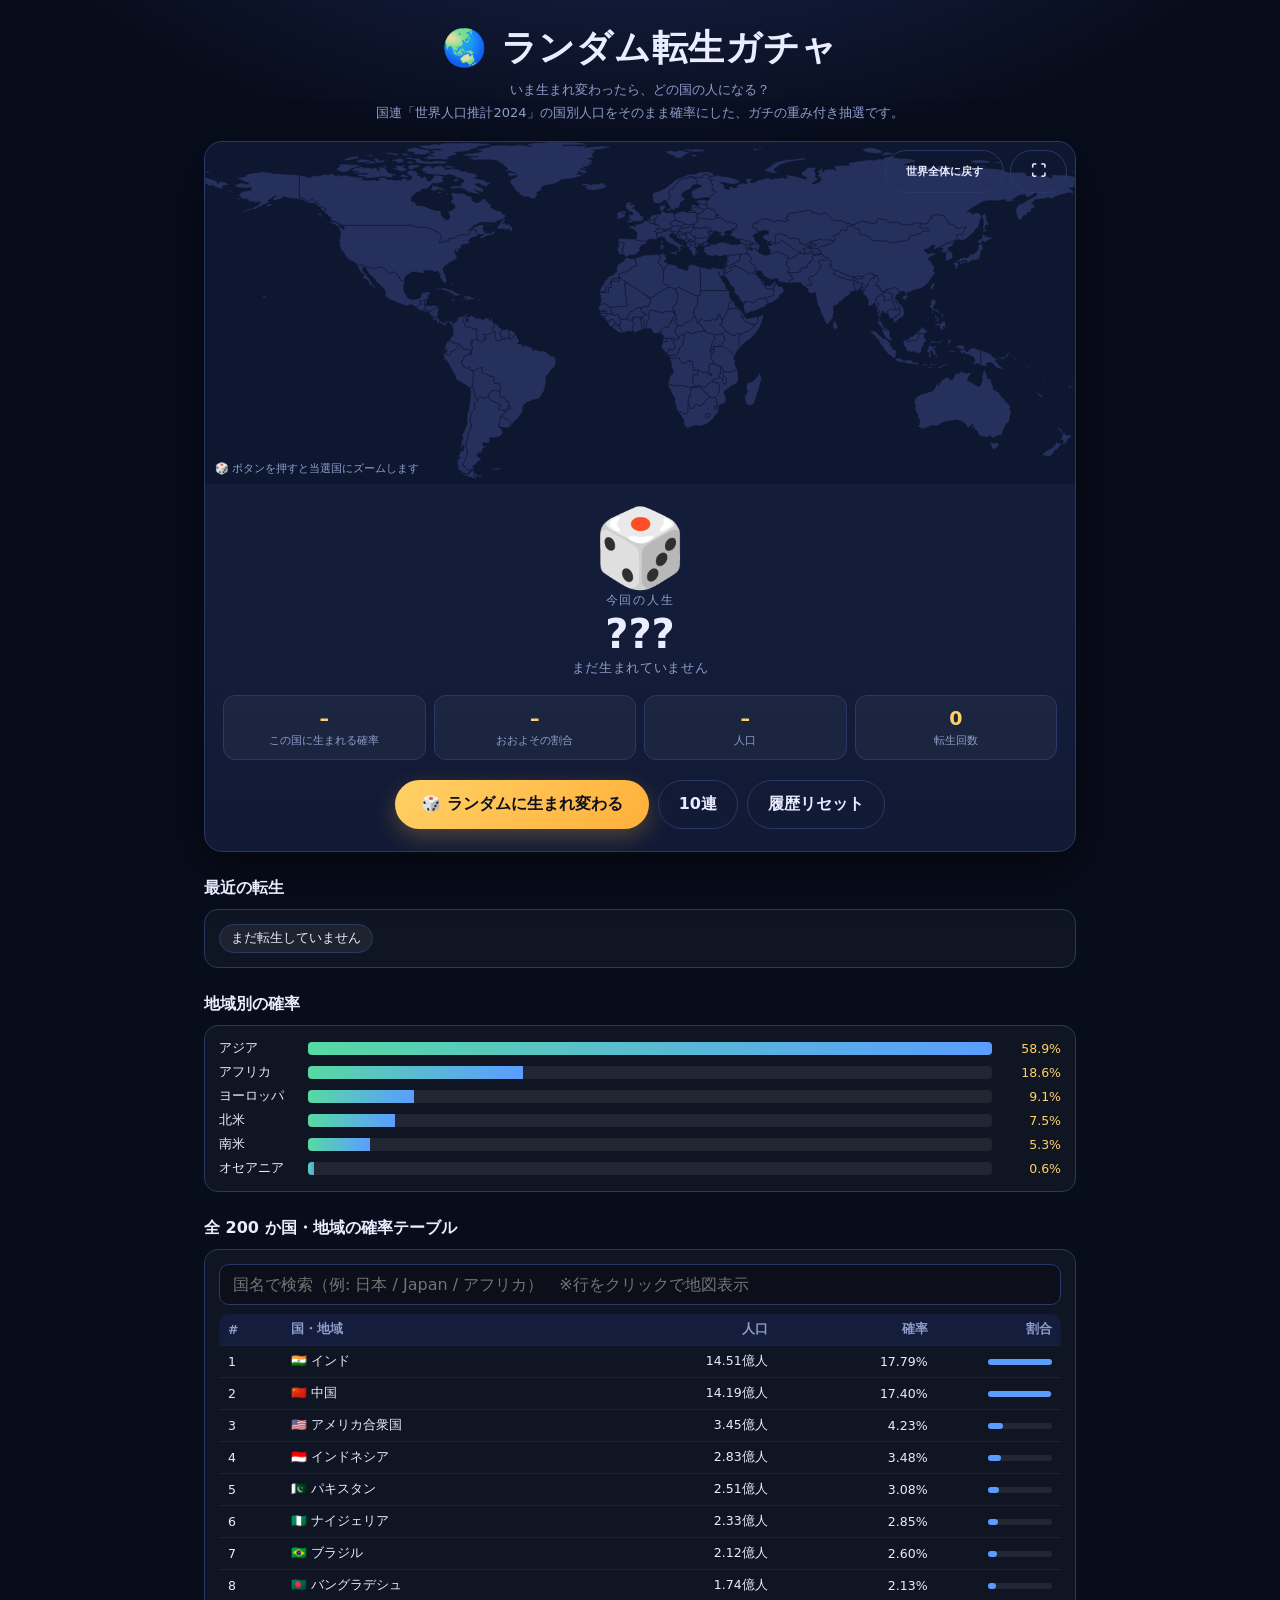
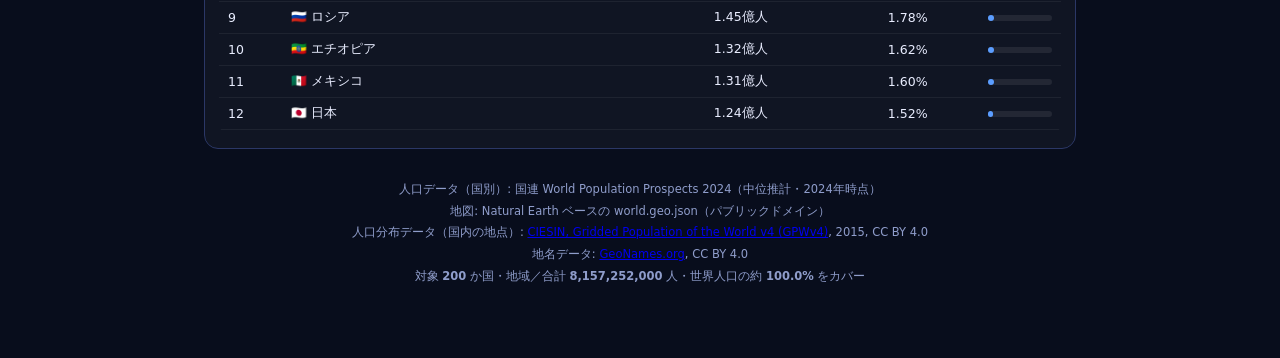
<file: index.html>
<!DOCTYPE html>
<html lang="ja">
<head>
<meta charset="UTF-8">
<meta name="viewport" content="width=device-width, initial-scale=1">
<title>🌏 ランダム転生ガチャ — 生まれ変わったらどの国？</title>
<style>
  :root{
    --bg:#080d1c; --bg2:#111a35; --card:#16203f; --line:#2b3766;
    --fg:#e9edff; --muted:#8f9dcb; --accent:#5b9dff; --gold:#ffd166;
    --pink:#ff6ea8; --green:#57d9a3; --sea:#0d1730; --land:#26305c;
  }
  *{box-sizing:border-box}
  body{
    margin:0; color:var(--fg); min-height:100vh;
    background:radial-gradient(1100px 640px at 50% -12%, #1d2a5c 0%, var(--bg) 62%);
    font-family:"Hiragino Kaku Gothic ProN","Yu Gothic",Meiryo,system-ui,-apple-system,sans-serif;
  }
  .wrap{max-width:900px; margin:0 auto; padding:24px 14px 70px}
  header{text-align:center; margin-bottom:16px}
  h1{font-size:clamp(22px,5.4vw,36px); margin:0 0 6px; letter-spacing:.02em}
  .sub{color:var(--muted); font-size:13px; line-height:1.75; margin:0}

  .card{background:linear-gradient(180deg,var(--card),var(--bg2));
    border:1px solid var(--line); border-radius:18px; box-shadow:0 18px 50px rgba(0,0,0,.5)}

  /* ---- 地図 ---- */
  .mapbox{position:relative; overflow:hidden; border-radius:18px 18px 0 0; background:var(--sea)}
  svg.map{display:block; width:100%; height:auto; aspect-ratio:1000/394; cursor:grab; touch-action:none; user-select:none}
  svg.map.dragging{cursor:grabbing}
  .mapctrls{position:absolute; right:8px; top:8px; left:8px; display:flex; justify-content:flex-end; gap:6px}
  .mapctrls button{white-space:nowrap; flex:0 0 auto;
    background:rgba(10,16,36,.75); color:var(--fg); border:1px solid var(--line); box-shadow:none}
  .mapreset{font-size:11px; padding:6px 11px}
  .mapfull{padding:6px 11px; font-size:15px; line-height:1}
  body.map-fullscreen{overflow:hidden}
  .mapbox.fullscreen{
    position:fixed; inset:0; z-index:1000; border-radius:0;
    display:flex; align-items:center; justify-content:center;
  }
  .mapbox.fullscreen svg.map{width:100%; height:100%; aspect-ratio:unset; cursor:grab}
  .map .ocean{fill:var(--sea)}
  .map .countries path{fill:var(--land); stroke:#0d1730; stroke-width:.5; vector-effect:non-scaling-stroke;
    transition:fill .15s}
  .map .countries path.on{fill:var(--gold); stroke:#fff; stroke-width:1.2;
    filter:drop-shadow(0 0 6px rgba(255,209,102,.9))}
  .map .marker .dot{fill:#fff; stroke:var(--pink); stroke-width:2; vector-effect:non-scaling-stroke}
  .map .marker .pulse{fill:none; stroke:var(--pink); stroke-width:2; vector-effect:non-scaling-stroke;
    animation:pulse 1.4s ease-out infinite; transform-origin:center}
  @keyframes pulse{0%{r:5;opacity:.9}100%{r:22;opacity:0}}
  .map .marker2 .dot2{fill:#fff; stroke:var(--green); stroke-width:2; vector-effect:non-scaling-stroke}
  .map .marker2 .pulse2{fill:none; stroke:var(--green); stroke-width:2; vector-effect:non-scaling-stroke;
    animation:pulse2 1.4s ease-out infinite; transform-origin:center}
  @keyframes pulse2{0%{r:3;opacity:.9}100%{r:13;opacity:0}}
  .map .labels text, .map .capital text{font-size:15px; fill:#e9edff; text-anchor:middle; font-weight:600;
    paint-order:stroke; stroke:rgba(8,13,28,.88); stroke-width:4px; stroke-linejoin:round;
    pointer-events:none}
  .map .labels text.lbl-main{font-size:18px; fill:var(--green)}
  .map .capital text.lbl-cap{font-size:17px; fill:var(--gold); font-weight:800}
  .maptip{position:absolute; left:10px; bottom:8px; font-size:11px; color:var(--muted)}

  /* ---- 結果 ---- */
  .result{padding:20px 18px 22px; text-align:center}
  .flag{font-size:clamp(48px,12vw,76px); line-height:1.15}
  .rolling .flag{animation:pop .1s infinite alternate}
  @keyframes pop{from{transform:scale(.93)}to{transform:scale(1.05)}}
  .lead{color:var(--muted); font-size:12px; letter-spacing:.14em}
  .cname{font-size:clamp(24px,6.4vw,40px); font-weight:800; margin:2px 0}
  .cen{color:var(--muted); font-size:13px; letter-spacing:.05em}
  .rarity{display:inline-block; margin-top:12px; padding:5px 15px; border-radius:999px;
    font-weight:700; font-size:13px; border:1px solid currentColor}

  .stage2{margin-top:14px; padding:10px 14px; border-radius:12px;
    background:rgba(87,217,163,.08); border:1px solid rgba(87,217,163,.25)}
  .s2-loading{color:var(--muted); font-size:12.5px}
  .s2-place{color:var(--green); font-weight:700; font-size:14.5px}
  .s2-coord{color:var(--muted); font-size:11px; margin-top:2px; letter-spacing:.03em}

  .stats{display:grid; grid-template-columns:repeat(4,1fr); gap:8px; margin-top:18px}
  .stat{background:rgba(255,255,255,.045); border:1px solid var(--line); border-radius:12px; padding:11px 6px}
  .stat b{display:block; font-size:clamp(13px,3.1vw,19px); color:var(--gold); word-break:keep-all}
  .stat span{font-size:10.5px; color:var(--muted)}
  @media(max-width:520px){.stats{grid-template-columns:repeat(2,1fr)}}

  .btns{display:flex; gap:9px; justify-content:center; flex-wrap:wrap; margin-top:20px}
  button{font:inherit; font-weight:700; cursor:pointer; border-radius:999px; padding:14px 26px; border:0;
    color:#0b1020; background:linear-gradient(135deg,var(--gold),#ffb03a);
    box-shadow:0 8px 22px rgba(255,180,60,.26); transition:transform .1s}
  button:active{transform:translateY(2px)}
  button:disabled{opacity:.5; cursor:not-allowed}
  button.ghost{background:transparent; color:var(--fg); border:1px solid var(--line); box-shadow:none; padding:13px 20px}

  section{margin-top:26px}
  h2{font-size:16px; margin:0 0 10px}
  .panel{background:rgba(255,255,255,.03); border:1px solid var(--line); border-radius:14px; padding:14px}

  .hist{display:flex; flex-wrap:wrap; gap:7px}
  .chip{background:rgba(255,255,255,.06); border:1px solid var(--line); border-radius:999px;
    padding:5px 11px; font-size:12.5px; cursor:pointer}
  .chip:hover{border-color:var(--accent)}
  .chip small{color:var(--muted); margin-left:5px}

  input[type=search]{width:100%; padding:10px 13px; border-radius:10px; border:1px solid var(--line);
    background:rgba(0,0,0,.28); color:var(--fg); font:inherit; margin-bottom:9px}
  .tbl{max-height:420px; overflow:auto; border-radius:10px}
  table{width:100%; border-collapse:collapse; font-size:12.5px}
  th,td{padding:7px 9px; text-align:right; border-bottom:1px solid rgba(255,255,255,.06); white-space:nowrap}
  th{position:sticky; top:0; background:#151d3d; color:var(--muted); font-weight:600}
  th:nth-child(-n+2),td:nth-child(-n+2){text-align:left}
  tbody tr{cursor:pointer}
  tbody tr:hover{background:rgba(91,157,255,.1)}
  tr.me td{color:var(--gold); font-weight:700}
  .mini{width:64px; height:6px; background:rgba(255,255,255,.08); border-radius:3px; display:inline-block; vertical-align:middle}
  .mini i{display:block; height:100%; border-radius:3px; background:var(--accent)}

  .regions{display:grid; gap:7px}
  .reg{display:grid; grid-template-columns:80px 1fr 60px; align-items:center; gap:9px; font-size:12.5px}
  .reg .rb{height:13px; background:rgba(255,255,255,.07); border-radius:4px; overflow:hidden}
  .reg .rb i{display:block; height:100%; background:linear-gradient(90deg,var(--green),var(--accent))}
  footer{margin-top:30px; text-align:center; color:var(--muted); font-size:11.5px; line-height:1.9}
</style>
</head>
<body>
<div class="wrap">
  <header>
    <h1>🌏 ランダム転生ガチャ</h1>
    <p class="sub">いま生まれ変わったら、どの国の人になる？<br>
      国連「世界人口推計2024」の国別人口をそのまま確率にした、ガチの重み付き抽選です。</p>
  </header>

  <div class="card">
    <div class="mapbox" id="mapbox">
      <svg class="map" id="map" xmlns="http://www.w3.org/2000/svg"></svg>
      <div class="mapctrls">
        <button class="mapreset ghost" id="mapreset">世界全体に戻す</button>
        <button class="mapfull ghost" id="mapfull" aria-label="地図を全画面表示">⛶</button>
      </div>
      <div class="maptip" id="maptip">🎲 ボタンを押すと当選国にズームします</div>
    </div>

    <div class="result" id="stage">
      <div class="flag" id="flag">🎲</div>
      <div class="lead">今回の人生</div>
      <div class="cname" id="cname">???</div>
      <div class="cen" id="cen">まだ生まれていません</div>
      <div id="rarityWrap"></div>

      <div class="stage2" id="stage2" style="display:none">
        <div class="s2-loading" id="s2Loading">📍 具体的な生まれた場所を特定中…</div>
        <div class="s2-result" id="s2Result" style="display:none">
          <div class="s2-place" id="s2Place">–</div>
          <div class="s2-coord" id="s2Coord"></div>
        </div>
      </div>

      <div class="stats">
        <div class="stat"><b id="sProb">–</b><span>この国に生まれる確率</span></div>
        <div class="stat"><b id="sOdds">–</b><span>おおよその割合</span></div>
        <div class="stat"><b id="sPop">–</b><span id="sPopLab">人口</span></div>
        <div class="stat"><b id="sCount">0</b><span>転生回数</span></div>
      </div>

      <div class="btns">
        <button id="roll">🎲 ランダムに生まれ変わる</button>
        <button id="roll10" class="ghost">10連</button>
        <button id="reset" class="ghost">履歴リセット</button>
      </div>
    </div>
  </div>

  <section>
    <h2>最近の転生 <span id="histCount" style="color:var(--muted);font-weight:400"></span></h2>
    <div class="panel"><div class="hist" id="hist"><span class="chip">まだ転生していません</span></div></div>
  </section>

  <section>
    <h2>地域別の確率</h2>
    <div class="panel"><div class="regions" id="regions"></div></div>
  </section>

  <section>
    <h2>全 <span id="nCountries"></span> か国・地域の確率テーブル</h2>
    <div class="panel">
      <input type="search" id="q" placeholder="国名で検索（例: 日本 / Japan / アフリカ）　※行をクリックで地図表示">
      <div class="tbl">
        <table>
          <thead><tr><th>#</th><th>国・地域</th><th>人口</th><th>確率</th><th>割合</th></tr></thead>
          <tbody id="tbody"></tbody>
        </table>
      </div>
    </div>
  </section>

  <footer>
    人口データ（国別）: 国連 World Population Prospects 2024（中位推計・2024年時点）<br>
    地図: Natural Earth ベースの world.geo.json（パブリックドメイン）<br>
    人口分布データ（国内の地点）: <a href="https://sedac.ciesin.columbia.edu/data/set/gpw-v4-population-count-rev11" target="_blank" rel="noopener">CIESIN, Gridded Population of the World v4 (GPWv4)</a>, 2015, CC BY 4.0<br>
    地名データ: <a href="https://www.geonames.org/" target="_blank" rel="noopener">GeoNames.org</a>, CC BY 4.0<br>
    対象 <b id="nFoot"></b> か国・地域／合計 <b id="total"></b> 人・世界人口の約 <b id="cover"></b> をカバー
  </footer>
</div>

<script>
// 世界の国・地域別人口（2024年 推計 / 単位: 千人）
// 出典ベース: United Nations World Population Prospects 2024 revision の中位推計
// n=国名(日本語), e=英語名, c=ISO 3166-1 alpha-2, r=地域, p=人口(千人)
const COUNTRIES = [
  { n: "インド", e: "India", c: "IN", r: "アジア", p: 1450936 },
  { n: "中国", e: "China", c: "CN", r: "アジア", p: 1419321 },
  { n: "アメリカ合衆国", e: "United States", c: "US", r: "北米", p: 345427 },
  { n: "インドネシア", e: "Indonesia", c: "ID", r: "アジア", p: 283488 },
  { n: "パキスタン", e: "Pakistan", c: "PK", r: "アジア", p: 251269 },
  { n: "ナイジェリア", e: "Nigeria", c: "NG", r: "アフリカ", p: 232679 },
  { n: "ブラジル", e: "Brazil", c: "BR", r: "南米", p: 211999 },
  { n: "バングラデシュ", e: "Bangladesh", c: "BD", r: "アジア", p: 173562 },
  { n: "ロシア", e: "Russia", c: "RU", r: "ヨーロッパ", p: 144820 },
  { n: "エチオピア", e: "Ethiopia", c: "ET", r: "アフリカ", p: 132060 },
  { n: "メキシコ", e: "Mexico", c: "MX", r: "北米", p: 130861 },
  { n: "日本", e: "Japan", c: "JP", r: "アジア", p: 123753 },
  { n: "エジプト", e: "Egypt", c: "EG", r: "アフリカ", p: 116538 },
  { n: "フィリピン", e: "Philippines", c: "PH", r: "アジア", p: 115843 },
  { n: "コンゴ民主共和国", e: "DR Congo", c: "CD", r: "アフリカ", p: 109276 },
  { n: "ベトナム", e: "Vietnam", c: "VN", r: "アジア", p: 100987 },
  { n: "イラン", e: "Iran", c: "IR", r: "アジア", p: 91567 },
  { n: "トルコ", e: "Turkey", c: "TR", r: "アジア", p: 87473 },
  { n: "ドイツ", e: "Germany", c: "DE", r: "ヨーロッパ", p: 84552 },
  { n: "タイ", e: "Thailand", c: "TH", r: "アジア", p: 71669 },
  { n: "イギリス", e: "United Kingdom", c: "GB", r: "ヨーロッパ", p: 69138 },
  { n: "タンザニア", e: "Tanzania", c: "TZ", r: "アフリカ", p: 68560 },
  { n: "フランス", e: "France", c: "FR", r: "ヨーロッパ", p: 66549 },
  { n: "南アフリカ", e: "South Africa", c: "ZA", r: "アフリカ", p: 64007 },
  { n: "イタリア", e: "Italy", c: "IT", r: "ヨーロッパ", p: 59342 },
  { n: "ケニア", e: "Kenya", c: "KE", r: "アフリカ", p: 56433 },
  { n: "ミャンマー", e: "Myanmar", c: "MM", r: "アジア", p: 54500 },
  { n: "コロンビア", e: "Colombia", c: "CO", r: "南米", p: 52886 },
  { n: "韓国", e: "South Korea", c: "KR", r: "アジア", p: 51717 },
  { n: "スーダン", e: "Sudan", c: "SD", r: "アフリカ", p: 50448 },
  { n: "ウガンダ", e: "Uganda", c: "UG", r: "アフリカ", p: 50015 },
  { n: "スペイン", e: "Spain", c: "ES", r: "ヨーロッパ", p: 47911 },
  { n: "アルジェリア", e: "Algeria", c: "DZ", r: "アフリカ", p: 46815 },
  { n: "イラク", e: "Iraq", c: "IQ", r: "アジア", p: 46042 },
  { n: "アルゼンチン", e: "Argentina", c: "AR", r: "南米", p: 45696 },
  { n: "アフガニスタン", e: "Afghanistan", c: "AF", r: "アジア", p: 42647 },
  { n: "イエメン", e: "Yemen", c: "YE", r: "アジア", p: 40584 },
  { n: "カナダ", e: "Canada", c: "CA", r: "北米", p: 39742 },
  { n: "ポーランド", e: "Poland", c: "PL", r: "ヨーロッパ", p: 38539 },
  { n: "モロッコ", e: "Morocco", c: "MA", r: "アフリカ", p: 38081 },
  { n: "アンゴラ", e: "Angola", c: "AO", r: "アフリカ", p: 37886 },
  { n: "ウクライナ", e: "Ukraine", c: "UA", r: "ヨーロッパ", p: 37860 },
  { n: "ウズベキスタン", e: "Uzbekistan", c: "UZ", r: "アジア", p: 36361 },
  { n: "マレーシア", e: "Malaysia", c: "MY", r: "アジア", p: 35557 },
  { n: "モザンビーク", e: "Mozambique", c: "MZ", r: "アフリカ", p: 34631 },
  { n: "ガーナ", e: "Ghana", c: "GH", r: "アフリカ", p: 34428 },
  { n: "ペルー", e: "Peru", c: "PE", r: "南米", p: 34217 },
  { n: "サウジアラビア", e: "Saudi Arabia", c: "SA", r: "アジア", p: 33962 },
  { n: "マダガスカル", e: "Madagascar", c: "MG", r: "アフリカ", p: 31964 },
  { n: "コートジボワール", e: "Côte d'Ivoire", c: "CI", r: "アフリカ", p: 31165 },
  { n: "ネパール", e: "Nepal", c: "NP", r: "アジア", p: 29651 },
  { n: "カメルーン", e: "Cameroon", c: "CM", r: "アフリカ", p: 29123 },
  { n: "ベネズエラ", e: "Venezuela", c: "VE", r: "南米", p: 28406 },
  { n: "ニジェール", e: "Niger", c: "NE", r: "アフリカ", p: 27202 },
  { n: "オーストラリア", e: "Australia", c: "AU", r: "オセアニア", p: 26713 },
  { n: "北朝鮮", e: "North Korea", c: "KP", r: "アジア", p: 26498 },
  { n: "シリア", e: "Syria", c: "SY", r: "アジア", p: 24672 },
  { n: "マリ", e: "Mali", c: "ML", r: "アフリカ", p: 24479 },
  { n: "ブルキナファソ", e: "Burkina Faso", c: "BF", r: "アフリカ", p: 23548 },
  { n: "台湾", e: "Taiwan", c: "TW", r: "アジア", p: 23400 },
  { n: "スリランカ", e: "Sri Lanka", c: "LK", r: "アジア", p: 23103 },
  { n: "マラウイ", e: "Malawi", c: "MW", r: "アフリカ", p: 21656 },
  { n: "ザンビア", e: "Zambia", c: "ZM", r: "アフリカ", p: 21314 },
  { n: "カザフスタン", e: "Kazakhstan", c: "KZ", r: "アジア", p: 20593 },
  { n: "チャド", e: "Chad", c: "TD", r: "アフリカ", p: 20299 },
  { n: "チリ", e: "Chile", c: "CL", r: "南米", p: 19764 },
  { n: "ルーマニア", e: "Romania", c: "RO", r: "ヨーロッパ", p: 19015 },
  { n: "ソマリア", e: "Somalia", c: "SO", r: "アフリカ", p: 19010 },
  { n: "セネガル", e: "Senegal", c: "SN", r: "アフリカ", p: 18502 },
  { n: "グアテマラ", e: "Guatemala", c: "GT", r: "北米", p: 18406 },
  { n: "オランダ", e: "Netherlands", c: "NL", r: "ヨーロッパ", p: 18228 },
  { n: "エクアドル", e: "Ecuador", c: "EC", r: "南米", p: 18135 },
  { n: "カンボジア", e: "Cambodia", c: "KH", r: "アジア", p: 17638 },
  { n: "ジンバブエ", e: "Zimbabwe", c: "ZW", r: "アフリカ", p: 16635 },
  { n: "ギニア", e: "Guinea", c: "GN", r: "アフリカ", p: 14755 },
  { n: "ベナン", e: "Benin", c: "BJ", r: "アフリカ", p: 14462 },
  { n: "ルワンダ", e: "Rwanda", c: "RW", r: "アフリカ", p: 14257 },
  { n: "ブルンジ", e: "Burundi", c: "BI", r: "アフリカ", p: 14047 },
  { n: "ボリビア", e: "Bolivia", c: "BO", r: "南米", p: 12414 },
  { n: "チュニジア", e: "Tunisia", c: "TN", r: "アフリカ", p: 12277 },
  { n: "南スーダン", e: "South Sudan", c: "SS", r: "アフリカ", p: 11944 },
  { n: "ハイチ", e: "Haiti", c: "HT", r: "北米", p: 11772 },
  { n: "ベルギー", e: "Belgium", c: "BE", r: "ヨーロッパ", p: 11738 },
  { n: "ヨルダン", e: "Jordan", c: "JO", r: "アジア", p: 11553 },
  { n: "ドミニカ共和国", e: "Dominican Republic", c: "DO", r: "北米", p: 11428 },
  { n: "アラブ首長国連邦", e: "United Arab Emirates", c: "AE", r: "アジア", p: 11027 },
  { n: "キューバ", e: "Cuba", c: "CU", r: "北米", p: 10979 },
  { n: "チェコ", e: "Czechia", c: "CZ", r: "ヨーロッパ", p: 10874 },
  { n: "ホンジュラス", e: "Honduras", c: "HN", r: "北米", p: 10826 },
  { n: "パプアニューギニア", e: "Papua New Guinea", c: "PG", r: "オセアニア", p: 10577 },
  { n: "タジキスタン", e: "Tajikistan", c: "TJ", r: "アジア", p: 10590 },
  { n: "スウェーデン", e: "Sweden", c: "SE", r: "ヨーロッパ", p: 10606 },
  { n: "ポルトガル", e: "Portugal", c: "PT", r: "ヨーロッパ", p: 10426 },
  { n: "アゼルバイジャン", e: "Azerbaijan", c: "AZ", r: "アジア", p: 10336 },
  { n: "ギリシャ", e: "Greece", c: "GR", r: "ヨーロッパ", p: 10047 },
  { n: "ハンガリー", e: "Hungary", c: "HU", r: "ヨーロッパ", p: 9676 },
  { n: "トーゴ", e: "Togo", c: "TG", r: "アフリカ", p: 9515 },
  { n: "イスラエル", e: "Israel", c: "IL", r: "アジア", p: 9388 },
  { n: "オーストリア", e: "Austria", c: "AT", r: "ヨーロッパ", p: 9120 },
  { n: "ベラルーシ", e: "Belarus", c: "BY", r: "ヨーロッパ", p: 9020 },
  { n: "スイス", e: "Switzerland", c: "CH", r: "ヨーロッパ", p: 8922 },
  { n: "シエラレオネ", e: "Sierra Leone", c: "SL", r: "アフリカ", p: 8642 },
  { n: "ラオス", e: "Laos", c: "LA", r: "アジア", p: 7770 },
  { n: "トルクメニスタン", e: "Turkmenistan", c: "TM", r: "アジア", p: 7494 },
  { n: "香港", e: "Hong Kong", c: "HK", r: "アジア", p: 7415 },
  { n: "リビア", e: "Libya", c: "LY", r: "アフリカ", p: 7381 },
  { n: "キルギス", e: "Kyrgyzstan", c: "KG", r: "アジア", p: 7186 },
  { n: "ニカラグア", e: "Nicaragua", c: "NI", r: "北米", p: 7046 },
  { n: "パラグアイ", e: "Paraguay", c: "PY", r: "南米", p: 6929 },
  { n: "セルビア", e: "Serbia", c: "RS", r: "ヨーロッパ", p: 6736 },
  { n: "ブルガリア", e: "Bulgaria", c: "BG", r: "ヨーロッパ", p: 6714 },
  { n: "エルサルバドル", e: "El Salvador", c: "SV", r: "北米", p: 6338 },
  { n: "コンゴ共和国", e: "Republic of the Congo", c: "CG", r: "アフリカ", p: 6333 },
  { n: "デンマーク", e: "Denmark", c: "DK", r: "ヨーロッパ", p: 5977 },
  { n: "レバノン", e: "Lebanon", c: "LB", r: "アジア", p: 5806 },
  { n: "シンガポール", e: "Singapore", c: "SG", r: "アジア", p: 5832 },
  { n: "フィンランド", e: "Finland", c: "FI", r: "ヨーロッパ", p: 5617 },
  { n: "リベリア", e: "Liberia", c: "LR", r: "アフリカ", p: 5613 },
  { n: "ノルウェー", e: "Norway", c: "NO", r: "ヨーロッパ", p: 5576 },
  { n: "パレスチナ", e: "Palestine", c: "PS", r: "アジア", p: 5495 },
  { n: "スロバキア", e: "Slovakia", c: "SK", r: "ヨーロッパ", p: 5474 },
  { n: "中央アフリカ共和国", e: "Central African Republic", c: "CF", r: "アフリカ", p: 5330 },
  { n: "オマーン", e: "Oman", c: "OM", r: "アジア", p: 5281 },
  { n: "アイルランド", e: "Ireland", c: "IE", r: "ヨーロッパ", p: 5255 },
  { n: "ニュージーランド", e: "New Zealand", c: "NZ", r: "オセアニア", p: 5213 },
  { n: "モーリタニア", e: "Mauritania", c: "MR", r: "アフリカ", p: 5169 },
  { n: "コスタリカ", e: "Costa Rica", c: "CR", r: "北米", p: 5106 },
  { n: "クウェート", e: "Kuwait", c: "KW", r: "アジア", p: 4934 },
  { n: "パナマ", e: "Panama", c: "PA", r: "北米", p: 4515 },
  { n: "クロアチア", e: "Croatia", c: "HR", r: "ヨーロッパ", p: 3875 },
  { n: "ジョージア", e: "Georgia", c: "GE", r: "アジア", p: 3807 },
  { n: "エリトリア", e: "Eritrea", c: "ER", r: "アフリカ", p: 3535 },
  { n: "モンゴル", e: "Mongolia", c: "MN", r: "アジア", p: 3504 },
  { n: "ウルグアイ", e: "Uruguay", c: "UY", r: "南米", p: 3386 },
  { n: "プエルトリコ", e: "Puerto Rico", c: "PR", r: "北米", p: 3204 },
  { n: "ボスニア・ヘルツェゴビナ", e: "Bosnia and Herzegovina", c: "BA", r: "ヨーロッパ", p: 3164 },
  { n: "カタール", e: "Qatar", c: "QA", r: "アジア", p: 3048 },
  { n: "モルドバ", e: "Moldova", c: "MD", r: "ヨーロッパ", p: 3034 },
  { n: "ナミビア", e: "Namibia", c: "NA", r: "アフリカ", p: 3030 },
  { n: "アルメニア", e: "Armenia", c: "AM", r: "アジア", p: 2973 },
  { n: "リトアニア", e: "Lithuania", c: "LT", r: "ヨーロッパ", p: 2859 },
  { n: "ジャマイカ", e: "Jamaica", c: "JM", r: "北米", p: 2839 },
  { n: "アルバニア", e: "Albania", c: "AL", r: "ヨーロッパ", p: 2777 },
  { n: "ガンビア", e: "Gambia", c: "GM", r: "アフリカ", p: 2759 },
  { n: "ガボン", e: "Gabon", c: "GA", r: "アフリカ", p: 2538 },
  { n: "ボツワナ", e: "Botswana", c: "BW", r: "アフリカ", p: 2521 },
  { n: "レソト", e: "Lesotho", c: "LS", r: "アフリカ", p: 2337 },
  { n: "ギニアビサウ", e: "Guinea-Bissau", c: "GW", r: "アフリカ", p: 2201 },
  { n: "スロベニア", e: "Slovenia", c: "SI", r: "ヨーロッパ", p: 2118 },
  { n: "赤道ギニア", e: "Equatorial Guinea", c: "GQ", r: "アフリカ", p: 1892 },
  { n: "ラトビア", e: "Latvia", c: "LV", r: "ヨーロッパ", p: 1871 },
  { n: "北マケドニア", e: "North Macedonia", c: "MK", r: "ヨーロッパ", p: 1823 },
  { n: "バーレーン", e: "Bahrain", c: "BH", r: "アジア", p: 1607 },
  { n: "コソボ", e: "Kosovo", c: "XK", r: "ヨーロッパ", p: 1591 },
  { n: "トリニダード・トバゴ", e: "Trinidad and Tobago", c: "TT", r: "北米", p: 1507 },
  { n: "東ティモール", e: "Timor-Leste", c: "TL", r: "アジア", p: 1400 },
  { n: "エストニア", e: "Estonia", c: "EE", r: "ヨーロッパ", p: 1360 },
  { n: "キプロス", e: "Cyprus", c: "CY", r: "ヨーロッパ", p: 1358 },
  { n: "モーリシャス", e: "Mauritius", c: "MU", r: "アフリカ", p: 1272 },
  { n: "エスワティニ", e: "Eswatini", c: "SZ", r: "アフリカ", p: 1242 },
  { n: "ジブチ", e: "Djibouti", c: "DJ", r: "アフリカ", p: 1168 },
  { n: "フィジー", e: "Fiji", c: "FJ", r: "オセアニア", p: 928 },
  { n: "コモロ", e: "Comoros", c: "KM", r: "アフリカ", p: 866 },
  { n: "ガイアナ", e: "Guyana", c: "GY", r: "南米", p: 831 },
  { n: "ソロモン諸島", e: "Solomon Islands", c: "SB", r: "オセアニア", p: 819 },
  { n: "ブータン", e: "Bhutan", c: "BT", r: "アジア", p: 791 },
  { n: "マカオ", e: "Macao", c: "MO", r: "アジア", p: 720 },
  { n: "ルクセンブルク", e: "Luxembourg", c: "LU", r: "ヨーロッパ", p: 673 },
  { n: "スリナム", e: "Suriname", c: "SR", r: "南米", p: 634 },
  { n: "モンテネグロ", e: "Montenegro", c: "ME", r: "ヨーロッパ", p: 632 },
  { n: "西サハラ", e: "Western Sahara", c: "EH", r: "アフリカ", p: 600 },
  { n: "マルタ", e: "Malta", c: "MT", r: "ヨーロッパ", p: 545 },
  { n: "モルディブ", e: "Maldives", c: "MV", r: "アジア", p: 528 },
  { n: "カーボベルデ", e: "Cabo Verde", c: "CV", r: "アフリカ", p: 525 },
  { n: "ブルネイ", e: "Brunei", c: "BN", r: "アジア", p: 462 },
  { n: "ベリーズ", e: "Belize", c: "BZ", r: "北米", p: 417 },
  { n: "バハマ", e: "Bahamas", c: "BS", r: "北米", p: 401 },
  { n: "アイスランド", e: "Iceland", c: "IS", r: "ヨーロッパ", p: 393 },
  { n: "バヌアツ", e: "Vanuatu", c: "VU", r: "オセアニア", p: 335 },
  { n: "バルバドス", e: "Barbados", c: "BB", r: "北米", p: 282 },
  { n: "サントメ・プリンシペ", e: "Sao Tome and Principe", c: "ST", r: "アフリカ", p: 235 },
  { n: "サモア", e: "Samoa", c: "WS", r: "オセアニア", p: 218 },
  { n: "セントルシア", e: "Saint Lucia", c: "LC", r: "北米", p: 179 },
  { n: "キリバス", e: "Kiribati", c: "KI", r: "オセアニア", p: 134 },
  { n: "セーシェル", e: "Seychelles", c: "SC", r: "アフリカ", p: 131 },
  { n: "グレナダ", e: "Grenada", c: "GD", r: "北米", p: 117 },
  { n: "ミクロネシア連邦", e: "Micronesia", c: "FM", r: "オセアニア", p: 115 },
  { n: "トンガ", e: "Tonga", c: "TO", r: "オセアニア", p: 105 },
  { n: "セントビンセント・グレナディーン", e: "St. Vincent & Grenadines", c: "VC", r: "北米", p: 100 },
  { n: "アンティグア・バーブーダ", e: "Antigua and Barbuda", c: "AG", r: "北米", p: 93 },
  { n: "アンドラ", e: "Andorra", c: "AD", r: "ヨーロッパ", p: 82 },
  { n: "ドミニカ国", e: "Dominica", c: "DM", r: "北米", p: 66 },
  { n: "リヒテンシュタイン", e: "Liechtenstein", c: "LI", r: "ヨーロッパ", p: 40 },
  { n: "モナコ", e: "Monaco", c: "MC", r: "ヨーロッパ", p: 38 },
  { n: "マーシャル諸島", e: "Marshall Islands", c: "MH", r: "オセアニア", p: 37 },
  { n: "サンマリノ", e: "San Marino", c: "SM", r: "ヨーロッパ", p: 33 },
  { n: "パラオ", e: "Palau", c: "PW", r: "オセアニア", p: 18 },
  { n: "ナウル", e: "Nauru", c: "NR", r: "オセアニア", p: 12 },
  { n: "ツバル", e: "Tuvalu", c: "TV", r: "オセアニア", p: 10 },
  { n: "バチカン市国", e: "Vatican City", c: "VA", r: "ヨーロッパ", p: 1 },
];
</script>
<script>
// ISO2 -> [地図の feature id（null = 面積が小さく地図に描かれない国）, 代表点の経度, 緯度,
//          最大の島/本土の経度幅(度), 緯度幅(度)]
const GEO_INDEX = {
  IN: ["IND", 79.59, 22.93, 29.23, 27.53],
  CN: ["CHN", 103.87, 36.61, 61.35, 33.18],
  US: ["USA", -99.06, 39.5, 57.72, 24.31],
  ID: ["IDN", 114.02, -0.25, 10.04, 8.41],
  PK: ["PAK", 69.41, 29.97, 16.96, 13.44],
  NG: ["NGA", 8.0, 9.55, 11.89, 9.63],
  BR: ["BRA", -53.05, -10.81, 39.26, 39.01],
  BD: ["BGD", 90.27, 23.84, 4.59, 5.78],
  RU: ["RUS", 99.22, 61.69, 152.71, 36.55],
  ET: ["ETH", 39.55, 8.65, 14.84, 11.54],
  MX: ["MEX", -102.58, 23.94, 30.32, 18.18],
  JP: ["JPN", 136.88, 36.02, 12.51, 10.35],
  EG: ["EGY", 29.84, 26.51, 12.17, 9.59],
  PH: ["PHL", 121.54, 15.75, 4.3, 5.97],
  CD: ["COD", 23.58, -2.85, 18.99, 18.51],
  VN: ["VNM", 106.29, 16.66, 7.16, 14.75],
  IR: ["IRN", 54.29, 32.52, 19.21, 14.63],
  TR: ["TUR", 35.39, 38.99, 18.62, 6.22],
  DE: ["DEU", 10.29, 51.13, 9.03, 7.68],
  TH: ["THA", 101.01, 15.02, 8.21, 14.73],
  GB: ["GBR", -2.66, 53.88, 7.83, 8.67],
  TZ: ["TZA", 34.75, -6.26, 10.98, 10.77],
  FR: ["FRA", 2.34, 46.61, 12.69, 8.81],
  ZA: ["ZAF", 25.12, -28.96, 16.49, 12.73],
  IT: ["ITA", 12.22, 43.47, 11.73, 9.21],
  KE: ["KEN", 37.79, 0.6, 7.96, 10.18],
  MM: ["MMR", 96.51, 21.02, 8.88, 18.4],
  CO: ["COL", -73.08, 3.93, 12.11, 16.74],
  KR: ["KOR", 127.82, 36.43, 3.35, 4.22],
  SD: ["SDN", 29.86, 15.99, 16.47, 13.38],
  UG: ["UGA", 32.36, 1.3, 5.46, 5.69],
  ES: ["ESP", -3.62, 40.35, 12.43, 7.8],
  DZ: ["DZA", 2.6, 28.19, 20.68, 18.06],
  IQ: ["IRQ", 43.76, 33.04, 9.78, 8.29],
  AR: ["ARG", -65.15, -35.22, 19.79, 30.52],
  AF: ["AFG", 66.09, 33.86, 14.63, 9.17],
  YE: ["YEM", 47.54, 15.91, 10.5, 6.41],
  CA: ["CAN", -101.57, 57.75, 85.31, 30.25],
  PL: ["POL", 19.31, 52.15, 9.96, 5.82],
  MA: ["MAR", -8.42, 29.89, 15.9, 14.34],
  AO: ["AGO", 17.5, -12.29, 12.44, 12.07],
  UA: ["UKR", 31.37, 48.97, 18.0, 7.97],
  UZ: ["UZB", 63.2, 41.75, 17.13, 8.44],
  MY: ["MYS", 114.68, 3.55, 9.52, 6.15],
  MZ: ["MOZ", 35.47, -17.23, 10.6, 16.43],
  GH: ["GHA", -1.24, 7.93, 4.3, 6.39],
  PE: ["PER", -74.39, -9.19, 12.75, 18.29],
  SA: ["SAU", 44.52, 24.12, 21.03, 15.81],
  MG: ["MDG", 46.69, -19.36, 7.22, 13.56],
  CI: ["CIV", -5.61, 7.55, 6.04, 6.19],
  NP: ["NPL", 84.01, 28.24, 8.09, 4.02],
  CM: ["CMR", 12.61, 5.66, 7.52, 11.13],
  VE: ["VEN", -66.16, 7.16, 13.55, 11.44],
  NE: ["NER", 9.32, 17.35, 15.61, 11.81],
  AU: ["AUS", 134.38, -25.56, 40.23, 28.37],
  KP: ["PRK", 127.17, 40.14, 6.51, 5.32],
  SY: ["SYR", 38.54, 35.01, 6.65, 4.92],
  ML: ["MLI", -3.54, 17.27, 16.44, 14.88],
  BF: ["BFA", -1.78, 12.31, 7.65, 5.51],
  TW: ["TWN", 120.97, 23.74, 1.85, 3.32],
  LK: ["LKA", 80.67, 7.7, 2.09, 3.86],
  MW: ["MWI", 34.19, -13.17, 3.08, 7.57],
  ZM: ["ZMB", 27.73, -13.4, 11.6, 9.72],
  KZ: ["KAZ", 67.28, 48.19, 40.89, 14.72],
  TD: ["TCD", 18.58, 15.33, 10.35, 15.99],
  CL: ["CHL", -71.67, -37.34, 8.66, 36.28],
  RO: ["ROU", 24.94, 45.86, 9.41, 4.53],
  SO: ["SOM", 45.73, 4.75, 10.15, 13.71],
  SN: ["SEN", -14.51, 14.35, 6.16, 4.27],
  GT: ["GTM", -90.37, 15.7, 4.0, 4.08],
  NL: ["NLD", 5.51, 52.3, 3.78, 2.71],
  EC: ["ECU", -78.38, -1.45, 5.73, 6.34],
  KH: ["KHM", 104.88, 12.68, 5.27, 4.08],
  ZW: ["ZWE", 29.79, -18.91, 7.59, 6.76],
  GN: ["GIN", -11.06, 10.45, 7.3, 5.28],
  BJ: ["BEN", 2.34, 9.65, 3.02, 6.09],
  RW: ["RWA", 29.92, -2.01, 1.79, 1.78],
  BI: ["BDI", 29.91, -3.38, 1.73, 2.15],
  BO: ["BOL", -64.64, -16.73, 12.09, 13.11],
  TN: ["TUN", 9.53, 34.17, 3.96, 7.04],
  SS: ["SSD", 30.2, 7.29, 11.41, 8.74],
  HT: ["HTI", -72.66, 18.9, 2.83, 1.88],
  BE: ["BEL", 4.58, 50.65, 3.64, 1.95],
  JO: ["JOR", 36.78, 31.25, 4.27, 4.18],
  DO: ["DOM", -70.46, 18.88, 3.63, 2.29],
  AE: ["ARE", 54.21, 23.87, 4.82, 3.56],
  CU: ["CUB", -78.96, 21.63, 10.8, 3.33],
  CZ: ["CZE", 15.33, 49.78, 6.61, 2.56],
  HN: ["HND", -86.59, 14.82, 6.21, 3.02],
  PG: ["PNG", 144.33, -6.65, 9.8, 8.05],
  TJ: ["TJK", 71.03, 38.58, 7.54, 4.22],
  SE: ["SWE", 16.6, 62.81, 12.88, 13.74],
  PT: ["PRT", -8.06, 39.63, 3.14, 5.44],
  AZ: ["AZE", 47.68, 40.28, 5.42, 3.59],
  GR: ["GRC", 22.56, 39.34, 6.45, 5.42],
  HU: ["HUN", 19.36, 47.2, 6.51, 2.86],
  TG: ["TGO", 1.0, 8.44, 1.92, 5.09],
  IL: ["ISR", 35.0, 31.48, 1.57, 3.78],
  AT: ["AUT", 14.08, 47.61, 7.5, 2.61],
  BY: ["BLR", 27.98, 53.51, 9.49, 4.85],
  CH: ["CHE", 8.12, 46.79, 4.42, 2.05],
  SL: ["SLE", -11.8, 8.53, 3.02, 3.26],
  LA: ["LAO", 103.75, 18.44, 7.45, 8.58],
  TM: ["TKM", 59.28, 39.09, 14.04, 7.48],
  HK: [null, 114.17, 22.32, 0, 0],
  LY: ["LBY", 17.97, 27.0, 15.85, 13.56],
  KG: ["KGZ", 74.62, 41.51, 10.8, 4.02],
  NI: ["NIC", -85.02, 12.85, 4.52, 4.29],
  PY: ["PRY", -58.39, -23.25, 8.39, 8.21],
  RS: ["SRB", 20.82, 44.23, 4.16, 3.93],
  BG: ["BGR", 25.2, 42.75, 6.18, 3.0],
  SV: ["SLV", -88.87, 13.73, 2.37, 1.28],
  CG: ["COG", 15.13, -0.84, 7.36, 8.77],
  DK: ["DNK", 9.31, 56.22, 2.82, 2.9],
  LB: ["LBN", 35.87, 33.91, 1.49, 1.56],
  SG: [null, 103.82, 1.35, 0, 0],
  FI: ["FIN", 26.21, 64.5, 10.87, 10.32],
  LR: ["LBR", -9.41, 6.43, 3.9, 4.19],
  NO: ["NOR", 14.24, 64.54, 26.3, 13.11],
  PS: ["PSE", 35.27, 31.94, 0.62, 1.18],
  SK: ["SVK", 19.51, 48.73, 5.68, 1.81],
  CF: ["CAF", 20.37, 6.54, 12.91, 8.87],
  OM: ["OMN", 56.1, 20.58, 7.81, 8.27],
  IE: ["IRL", -8.01, 53.18, 3.94, 3.46],
  NZ: ["NZL", 170.51, -43.99, 7.74, 6.15],
  MR: ["MRT", -10.33, 20.21, 12.14, 12.78],
  CR: ["CRI", -84.18, 9.97, 3.4, 2.99],
  KW: ["KWT", 47.6, 29.31, 1.85, 1.53],
  PA: ["PAN", -80.11, 8.53, 5.72, 2.39],
  HR: ["HRV", 16.57, 45.02, 5.73, 4.02],
  GE: ["GEO", 43.48, 42.16, 6.68, 2.49],
  ER: ["ERI", 38.68, 15.43, 6.76, 5.54],
  MN: ["MNG", 102.95, 46.82, 32.02, 10.45],
  UY: ["URY", -56.0, -32.78, 5.22, 4.84],
  PR: ["PRI", -66.48, 18.24, 1.65, 0.57],
  BA: ["BIH", 17.82, 44.18, 3.85, 2.58],
  QA: ["QAT", 51.18, 25.32, 0.86, 1.56],
  MD: ["MDA", 28.41, 47.2, 3.41, 2.98],
  NA: ["NAM", 17.16, -22.1, 13.35, 12.1],
  AM: ["ARM", 45.0, 40.22, 2.92, 2.51],
  LT: ["LTU", 23.88, 55.28, 5.53, 2.47],
  JM: ["JAM", -77.32, 18.14, 2.14, 0.82],
  AL: ["ALB", 20.03, 41.14, 1.72, 3.06],
  GM: ["GMB", -15.43, 13.48, 3.0, 0.75],
  GA: ["GAB", 11.69, -0.65, 5.63, 6.31],
  BW: ["BWA", 23.77, -22.1, 9.54, 9.17],
  LS: ["LSO", 28.17, -29.63, 2.33, 2.0],
  GW: ["GNB", -15.11, 12.02, 2.98, 1.59],
  SI: ["SVN", 14.94, 46.13, 2.87, 1.4],
  GQ: ["GNQ", 10.37, 1.65, 1.98, 1.27],
  LV: ["LVA", 24.83, 56.81, 7.12, 2.36],
  MK: ["MKD", 21.7, 41.61, 2.49, 1.48],
  BH: [null, 50.55, 26.07, 0, 0],
  XK: ["CS-KM", 20.9, 42.58, 1.7, 1.42],
  TT: ["TTO", -61.33, 10.43, 1.05, 0.89],
  TL: ["TLS", 125.97, -8.77, 2.37, 1.12],
  EE: ["EST", 25.82, 58.64, 4.79, 2.14],
  CY: ["CYP", 33.04, 34.91, 1.75, 0.6],
  MU: [null, 57.55, -20.28, 0, 0],
  SZ: ["SWZ", 31.4, -26.49, 1.4, 1.63],
  DJ: ["DJI", 42.5, 11.77, 1.66, 1.77],
  FJ: ["FJI", 178.0, -17.83, 1.43, 0.95],
  KM: [null, 43.33, -11.65, 0, 0],
  GY: ["GUY", -58.97, 4.79, 4.87, 7.1],
  SB: ["SLB", 159.1, -7.9, 1.71, 1.22],
  BT: ["BTN", 90.47, 27.43, 3.29, 1.58],
  MO: [null, 113.55, 22.19, 0, 0],
  LU: ["LUX", 5.97, 49.77, 0.57, 0.69],
  SR: ["SUR", -55.91, 4.12, 4.09, 4.21],
  ME: ["MNE", 19.29, 42.79, 1.89, 1.65],
  EH: ["ESH", -12.14, 24.29, 8.4, 6.66],
  MT: ["MLT", 14.44, 35.89, 0.21, 0.16],
  MV: [null, 73.51, 3.2, 0, 0],
  CV: [null, -23.6, 15.12, 0, 0],
  BN: ["BRN", 114.92, 4.69, 1.25, 1.44],
  BZ: ["BLZ", -88.7, 17.2, 1.12, 2.61],
  BS: ["BHS", -77.92, 24.51, 0.87, 1.5],
  IS: ["ISL", -18.76, 65.07, 10.72, 3.03],
  VU: ["VUT", 166.91, -15.22, 0.64, 1.11],
  BB: [null, -59.55, 13.19, 0, 0],
  ST: [null, 6.61, 0.19, 0, 0],
  WS: [null, -172.1, -13.76, 0, 0],
  LC: [null, -60.98, 13.91, 0, 0],
  KI: [null, 172.98, 1.87, 0, 0],
  SC: [null, 55.49, -4.68, 0, 0],
  GD: [null, -61.68, 12.12, 0, 0],
  FM: [null, 158.21, 6.92, 0, 0],
  TO: [null, -175.2, -21.18, 0, 0],
  VC: [null, -61.2, 13.25, 0, 0],
  AG: [null, -61.8, 17.06, 0, 0],
  AD: [null, 1.52, 42.51, 0, 0],
  DM: [null, -61.37, 15.41, 0, 0],
  LI: [null, 9.55, 47.17, 0, 0],
  MC: [null, 7.42, 43.74, 0, 0],
  MH: [null, 171.18, 7.13, 0, 0],
  SM: [null, 12.46, 43.94, 0, 0],
  PW: [null, 134.58, 7.51, 0, 0],
  NR: [null, 166.93, -0.52, 0, 0],
  TV: [null, 179.19, -8.52, 0, 0],
  VA: [null, 12.45, 41.9, 0, 0],
};
</script>
<script>
// world.geo.json (Natural Earth / public domain) を座標2桁に丸めて埋め込んだもの
// g: 'P'=Polygon, 'M'=MultiPolygon
const WORLD = [{"id":"AFG","g":"P","c":[[[61.21,35.65],[62.23,35.27],[62.98,35.4],[63.19,35.86],[63.98,36.01],[64.55,36.31],[64.75,37.11],[65.59,37.31],[65.75,37.66],[66.22,37.39],[66.52,37.36],[67.08,37.36],[67.83,37.14],[68.14,37.02],[68.86,37.34],[69.2,37.15],[69.52,37.61],[70.12,37.59],[70.27,37.74],[70.38,38.14],[70.81,38.49],[71.35,38.26],[71.24,37.95],[71.54,37.91],[71.45,37.07],[71.84,36.74],[72.19,36.95],[72.64,37.05],[73.26,37.5],[73.95,37.42],[74.98,37.42],[75.16,37.13],[74.58,37.02],[74.07,36.84],[72.92,36.72],[71.85,36.51],[71.26,36.07],[71.5,35.65],[71.61,35.15],[71.12,34.73],[71.16,34.35],[70.88,33.99],[69.93,34.02],[70.32,33.36],[69.69,33.11],[69.26,32.5],[69.32,31.9],[68.93,31.62],[68.56,31.71],[67.79,31.58],[67.68,31.3],[66.94,31.3],[66.38,30.74],[66.35,29.89],[65.05,29.47],[64.35,29.56],[64.15,29.34],[63.55,29.47],[62.55,29.32],[60.87,29.83],[61.78,30.74],[61.7,31.38],[60.94,31.55],[60.86,32.18],[60.54,32.98],[60.96,33.53],[60.53,33.68],[60.8,34.4],[61.21,35.65]]]},{"id":"AGO","g":"M","c":[[[[16.33,-5.88],[16.57,-6.62],[16.86,-7.22],[17.09,-7.55],[17.47,-8.07],[18.13,-7.99],[18.46,-7.85],[19.02,-7.99],[19.17,-7.74],[19.42,-7.16],[20.04,-7.12],[20.09,-6.94],[20.6,-6.94],[20.51,-7.3],[21.73,-7.29],[21.75,-7.92],[21.95,-8.31],[21.8,-8.91],[21.88,-9.52],[22.21,-9.89],[22.16,-11.08],[22.4,-10.99],[22.84,-11.02],[23.46,-10.87],[23.91,-10.93],[24.02,-11.24],[23.9,-11.72],[24.08,-12.19],[23.93,-12.57],[24.02,-12.91],[21.93,-12.9],[21.89,-16.08],[22.56,-16.9],[23.22,-17.52],[21.38,-17.93],[18.96,-17.79],[18.26,-17.31],[14.21,-17.35],[14.06,-17.42],[13.46,-16.97],[12.81,-16.94],[12.22,-17.11],[11.73,-17.3],[11.64,-16.67],[11.78,-15.79],[12.12,-14.88],[12.18,-14.45],[12.5,-13.55],[12.74,-13.14],[13.31,-12.48],[13.63,-12.04],[13.74,-11.3],[13.69,-10.73],[13.39,-10.37],[13.12,-9.77],[12.88,-9.17],[12.93,-8.96],[13.24,-8.56],[12.93,-7.6],[12.73,-6.93],[12.23,-6.29],[12.32,-6.1],[12.74,-5.97],[13.02,-5.98],[13.38,-5.86],[16.33,-5.88]]],[[[12.44,-5.68],[12.18,-5.79],[11.91,-5.04],[12.32,-4.61],[12.62,-4.44],[13.0,-4.78],[12.63,-4.99],[12.47,-5.25],[12.44,-5.68]]]]},{"id":"ALB","g":"P","c":[[[20.59,41.86],[20.46,41.52],[20.61,41.09],[21.02,40.84],[21.0,40.58],[20.67,40.44],[20.61,40.11],[20.15,39.62],[19.98,39.69],[19.96,39.92],[19.41,40.25],[19.32,40.73],[19.4,41.41],[19.54,41.72],[19.37,41.88],[19.3,42.2],[19.74,42.69],[19.8,42.5],[20.07,42.59],[20.28,42.32],[20.52,42.22],[20.59,41.86]]]},{"id":"ARE","g":"P","c":[[[51.58,24.25],[51.76,24.29],[51.79,24.02],[52.58,24.18],[53.4,24.15],[54.01,24.12],[54.69,24.8],[55.44,25.44],[56.07,26.06],[56.26,25.71],[56.4,24.92],[55.89,24.92],[55.8,24.27],[55.98,24.13],[55.53,23.93],[55.53,23.52],[55.23,23.11],[55.21,22.71],[55.01,22.5],[52.0,23.0],[51.62,24.01],[51.58,24.25]]]},{"id":"ARG","g":"M","c":[[[[-65.5,-55.2],[-66.45,-55.25],[-66.96,-54.9],[-67.56,-54.87],[-68.63,-54.87],[-68.63,-52.64],[-68.25,-53.1],[-67.75,-53.85],[-66.45,-54.45],[-65.05,-54.7],[-65.5,-55.2]]],[[[-64.96,-22.08],[-64.38,-22.8],[-63.99,-21.99],[-62.85,-22.03],[-62.69,-22.25],[-60.85,-23.88],[-60.03,-24.03],[-58.81,-24.77],[-57.78,-25.16],[-57.63,-25.6],[-58.62,-27.12],[-57.61,-27.4],[-56.49,-27.55],[-55.7,-27.39],[-54.79,-26.62],[-54.63,-25.74],[-54.13,-25.55],[-53.63,-26.12],[-53.65,-26.92],[-54.49,-27.47],[-55.16,-27.88],[-56.29,-28.85],[-57.63,-30.22],[-57.87,-31.02],[-58.14,-32.04],[-58.13,-33.04],[-58.35,-33.26],[-58.43,-33.91],[-58.5,-34.43],[-57.23,-35.29],[-57.36,-35.98],[-56.74,-36.41],[-56.79,-36.9],[-57.75,-38.18],[-59.23,-38.72],[-61.24,-38.93],[-62.34,-38.83],[-62.13,-39.42],[-62.33,-40.17],[-62.15,-40.68],[-62.75,-41.03],[-63.77,-41.17],[-64.73,-40.8],[-65.12,-41.06],[-64.98,-42.06],[-64.3,-42.36],[-63.76,-42.04],[-63.46,-42.56],[-64.38,-42.87],[-65.18,-43.5],[-65.33,-44.5],[-65.57,-45.04],[-66.51,-45.04],[-67.29,-45.55],[-67.58,-46.3],[-66.6,-47.03],[-65.64,-47.24],[-65.99,-48.13],[-67.17,-48.7],[-67.82,-49.87],[-68.73,-50.26],[-69.14,-50.73],[-68.82,-51.77],[-68.15,-52.35],[-68.57,-52.3],[-69.5,-52.14],[-71.91,-52.01],[-72.33,-51.43],[-72.31,-50.68],[-72.98,-50.74],[-73.33,-50.38],[-73.42,-49.32],[-72.65,-48.88],[-72.33,-48.24],[-72.45,-47.74],[-71.92,-46.88],[-71.55,-45.56],[-71.66,-44.97],[-71.22,-44.78],[-71.33,-44.41],[-71.79,-44.21],[-71.46,-43.79],[-71.92,-43.41],[-72.15,-42.25],[-71.75,-42.05],[-71.92,-40.83],[-71.68,-39.81],[-71.41,-38.92],[-70.81,-38.55],[-71.12,-37.58],[-71.12,-36.66],[-70.36,-36.01],[-70.39,-35.17],[-69.82,-34.19],[-69.81,-33.27],[-70.07,-33.09],[-70.54,-31.37],[-69.92,-30.34],[-70.01,-29.37],[-69.66,-28.46],[-69.0,-27.52],[-68.3,-26.9],[-68.59,-26.51],[-68.39,-26.19],[-68.42,-24.52],[-67.33,-24.03],[-66.99,-22.99],[-67.11,-22.74],[-66.27,-21.83],[-64.96,-22.08]]]]},{"id":"ARM","g":"P","c":[[[43.58,41.09],[44.97,41.25],[45.18,40.99],[45.56,40.81],[45.36,40.56],[45.89,40.22],[45.61,39.9],[46.03,39.63],[46.48,39.46],[46.51,38.77],[46.14,38.74],[45.74,39.32],[45.74,39.47],[45.3,39.47],[45.0,39.74],[44.79,39.71],[44.4,40.01],[43.66,40.25],[43.75,40.74],[43.58,41.09]]]},{"id":"AUS","g":"M","c":[[[[145.4,-40.79],[146.36,-41.14],[146.91,-41.0],[147.69,-40.81],[148.29,-40.88],[148.36,-42.06],[148.02,-42.41],[147.91,-43.21],[147.56,-42.94],[146.87,-43.63],[146.66,-43.58],[146.05,-43.55],[145.43,-42.69],[145.3,-42.03],[144.72,-41.16],[144.74,-40.7],[145.4,-40.79]]],[[[143.56,-13.76],[143.92,-14.55],[144.56,-14.17],[144.89,-14.59],[145.37,-14.98],[145.27,-15.43],[145.49,-16.29],[145.64,-16.78],[145.89,-16.91],[146.16,-17.76],[146.06,-18.28],[146.39,-18.96],[147.47,-19.48],[148.18,-19.96],[148.85,-20.39],[148.72,-20.63],[149.29,-21.26],[149.68,-22.34],[150.08,-22.12],[150.48,-22.56],[150.73,-22.4],[150.9,-23.46],[151.61,-24.08],[152.07,-24.46],[152.86,-25.27],[153.14,-26.07],[153.16,-26.64],[153.09,-27.26],[153.57,-28.11],[153.51,-29.0],[153.34,-29.46],[153.07,-30.35],[153.09,-30.92],[152.89,-31.64],[152.45,-32.55],[151.71,-33.04],[151.34,-33.82],[151.01,-34.31],[150.71,-35.17],[150.33,-35.67],[150.08,-36.42],[149.95,-37.11],[150.0,-37.43],[149.42,-37.77],[148.3,-37.81],[147.38,-38.22],[146.92,-38.61],[146.32,-39.04],[145.49,-38.59],[144.88,-38.42],[145.03,-37.9],[144.49,-38.09],[143.61,-38.81],[142.75,-38.54],[142.18,-38.38],[141.61,-38.31],[140.64,-38.02],[139.99,-37.4],[139.81,-36.64],[139.57,-36.14],[139.08,-35.73],[138.12,-35.61],[138.45,-35.13],[138.21,-34.38],[137.72,-35.08],[136.83,-35.26],[137.35,-34.71],[137.5,-34.13],[137.89,-33.64],[137.81,-32.9],[137.0,-33.75],[136.37,-34.09],[135.99,-34.89],[135.21,-34.48],[135.24,-33.95],[134.61,-33.22],[134.09,-32.85],[134.27,-32.62],[132.99,-32.01],[132.29,-31.98],[131.33,-31.5],[129.54,-31.59],[128.24,-31.95],[127.1,-32.28],[126.15,-32.22],[125.09,-32.73],[124.22,-32.96],[124.03,-33.48],[123.66,-33.89],[122.81,-33.91],[122.18,-34.0],[121.3,-33.82],[120.58,-33.93],[119.89,-33.98],[119.3,-34.51],[119.01,-34.46],[118.51,-34.75],[118.02,-35.06],[117.3,-35.03],[116.63,-35.03],[115.56,-34.39],[115.03,-34.2],[115.05,-33.62],[115.55,-33.49],[115.71,-33.26],[115.68,-32.9],[115.8,-32.21],[115.69,-31.61],[115.16,-30.6],[115.0,-30.03],[115.04,-29.46],[114.64,-28.81],[114.62,-28.52],[114.17,-28.12],[114.05,-27.33],[113.48,-26.54],[113.34,-26.12],[113.78,-26.55],[113.44,-25.62],[113.94,-25.91],[114.23,-26.3],[114.22,-25.79],[113.72,-25.0],[113.63,-24.68],[113.39,-24.38],[113.5,-23.81],[113.71,-23.56],[113.84,-23.06],[113.74,-22.48],[114.15,-21.76],[114.23,-22.52],[114.65,-21.83],[115.46,-21.5],[115.95,-21.07],[116.71,-20.7],[117.17,-20.62],[117.44,-20.75],[118.23,-20.37],[118.84,-20.26],[118.99,-20.04],[119.25,-19.95],[119.81,-19.98],[120.86,-19.68],[121.4,-19.24],[121.66,-18.71],[122.24,-18.2],[122.29,-17.8],[122.31,-17.25],[123.01,-16.41],[123.43,-17.27],[123.86,-17.07],[123.5,-16.6],[123.82,-16.11],[124.26,-16.33],[124.38,-15.57],[124.93,-15.08],[125.17,-14.68],[125.67,-14.51],[125.69,-14.23],[126.13,-14.35],[126.14,-14.1],[126.58,-13.95],[127.07,-13.82],[127.8,-14.28],[128.36,-14.87],[128.99,-14.88],[129.62,-14.97],[129.41,-14.42],[129.89,-13.62],[130.34,-13.36],[130.18,-13.11],[130.62,-12.54],[131.22,-12.18],[131.74,-12.3],[132.58,-12.11],[132.56,-11.6],[131.82,-11.27],[132.36,-11.13],[133.02,-11.38],[133.55,-11.79],[134.39,-12.04],[134.68,-11.94],[135.3,-12.25],[135.88,-11.96],[136.26,-12.05],[136.49,-11.86],[136.95,-12.35],[136.69,-12.89],[136.31,-13.29],[135.96,-13.32],[136.08,-13.72],[135.78,-14.22],[135.43,-14.72],[135.5,-15.0],[136.3,-15.55],[137.07,-15.87],[137.58,-16.22],[138.3,-16.81],[138.59,-16.81],[139.11,-17.06],[139.26,-17.37],[140.22,-17.71],[140.88,-17.37],[141.07,-16.83],[141.27,-16.39],[141.4,-15.84],[141.7,-15.04],[141.56,-14.56],[141.64,-14.27],[141.52,-13.7],[141.65,-12.94],[141.84,-12.74],[141.69,-12.41],[141.93,-11.88],[142.12,-11.33],[142.14,-11.04],[142.52,-10.67],[142.8,-11.16],[142.87,-11.78],[143.12,-11.91],[143.16,-12.33],[143.52,-12.83],[143.6,-13.4],[143.56,-13.76]]]]},{"id":"AUT","g":"P","c":[[[16.98,48.12],[16.9,47.71],[16.34,47.71],[16.53,47.5],[16.2,46.85],[16.01,46.68],[15.14,46.66],[14.63,46.43],[13.81,46.51],[12.38,46.77],[12.15,47.12],[11.16,46.94],[11.05,46.75],[10.44,46.89],[9.93,46.92],[9.48,47.1],[9.63,47.35],[9.59,47.53],[9.9,47.58],[10.4,47.3],[10.54,47.57],[11.43,47.52],[12.14,47.7],[12.62,47.67],[12.93,47.47],[13.03,47.64],[12.88,48.29],[13.24,48.42],[13.6,48.88],[14.34,48.56],[14.9,48.96],[15.25,49.04],[16.03,48.73],[16.5,48.79],[16.96,48.6],[16.88,48.47],[16.98,48.12]]]},{"id":"AZE","g":"M","c":[[[[45.0,39.74],[45.3,39.47],[45.74,39.47],[45.74,39.32],[46.14,38.74],[45.46,38.87],[44.95,39.34],[44.79,39.71],[45.0,39.74]]],[[[47.37,41.22],[47.82,41.15],[47.99,41.41],[48.58,41.81],[49.11,41.28],[49.62,40.57],[50.08,40.53],[50.39,40.26],[49.57,40.18],[49.4,39.4],[49.22,39.05],[48.86,38.82],[48.88,38.32],[48.63,38.27],[48.01,38.79],[48.36,39.29],[48.06,39.58],[47.69,39.51],[46.51,38.77],[46.48,39.46],[46.03,39.63],[45.61,39.9],[45.89,40.22],[45.36,40.56],[45.56,40.81],[45.18,40.99],[44.97,41.25],[45.22,41.41],[45.96,41.12],[46.5,41.06],[46.64,41.18],[46.15,41.72],[46.4,41.86],[46.69,41.83],[47.37,41.22]]]]},{"id":"BDI","g":"P","c":[[[29.34,-4.5],[29.28,-3.29],[29.02,-2.84],[29.63,-2.92],[29.94,-2.35],[30.47,-2.41],[30.53,-2.81],[30.74,-3.03],[30.75,-3.36],[30.51,-3.57],[30.12,-4.09],[29.75,-4.45],[29.34,-4.5]]]},{"id":"BEL","g":"P","c":[[[3.31,51.35],[4.05,51.27],[4.97,51.48],[5.61,51.04],[6.16,50.8],[6.04,50.13],[5.78,50.09],[5.67,49.53],[4.8,49.99],[4.29,49.91],[3.59,50.38],[3.12,50.78],[2.66,50.8],[2.51,51.15],[3.31,51.35]]]},{"id":"BEN","g":"P","c":[[[2.69,6.26],[1.87,6.14],[1.62,6.83],[1.66,9.13],[1.46,9.33],[1.43,9.83],[1.08,10.18],[0.77,10.47],[0.9,11.0],[1.24,11.11],[1.45,11.55],[1.94,11.64],[2.15,11.94],[2.49,12.23],[2.85,12.24],[3.61,11.66],[3.57,11.33],[3.8,10.73],[3.6,10.33],[3.71,10.06],[3.22,9.44],[2.91,9.14],[2.72,8.51],[2.75,7.87],[2.69,6.26]]]},{"id":"BFA","g":"P","c":[[[-2.83,9.64],[-3.51,9.9],[-3.98,9.86],[-4.33,9.61],[-4.78,9.82],[-4.95,10.15],[-5.4,10.37],[-5.47,10.95],[-5.2,11.38],[-5.22,11.71],[-4.43,12.54],[-4.28,13.23],[-4.01,13.47],[-3.52,13.34],[-3.1,13.54],[-2.97,13.8],[-2.19,14.25],[-2.0,14.56],[-1.07,14.97],[-0.52,15.12],[-0.27,14.92],[0.37,14.93],[0.3,14.44],[0.43,13.99],[0.99,13.34],[1.02,12.85],[2.18,12.63],[2.15,11.94],[1.94,11.64],[1.45,11.55],[1.24,11.11],[0.9,11.0],[0.02,11.02],[-0.44,11.1],[-0.76,10.94],[-1.2,11.01],[-2.94,10.96],[-2.96,10.4],[-2.83,9.64]]]},{"id":"BGD","g":"P","c":[[[92.67,22.04],[92.65,21.32],[92.3,21.48],[92.37,20.67],[92.08,21.19],[92.03,21.7],[91.83,22.18],[91.42,22.77],[90.5,22.81],[90.59,22.39],[90.27,21.84],[89.85,22.04],[89.7,21.86],[89.42,21.97],[89.03,22.06],[88.88,22.88],[88.53,23.63],[88.7,24.23],[88.08,24.5],[88.31,24.87],[88.93,25.24],[88.21,25.77],[88.56,26.45],[89.36,26.01],[89.83,25.97],[89.92,25.27],[90.87,25.13],[91.8,25.15],[92.38,24.98],[91.92,24.13],[91.47,24.07],[91.16,23.5],[91.71,22.99],[91.87,23.62],[92.15,23.63],[92.67,22.04]]]},{"id":"BGR","g":"P","c":[[[22.66,44.23],[22.94,43.82],[23.33,43.9],[24.1,43.74],[25.57,43.69],[26.07,43.94],[27.24,44.18],[27.97,43.81],[28.56,43.71],[28.04,43.29],[27.67,42.58],[28.0,42.01],[27.14,42.14],[26.12,41.83],[26.11,41.33],[25.2,41.23],[24.49,41.58],[23.69,41.31],[22.95,41.34],[22.88,42.0],[22.38,42.32],[22.55,42.46],[22.44,42.58],[22.6,42.9],[22.99,43.21],[22.5,43.64],[22.41,44.01],[22.66,44.23]]]},{"id":"BHS","g":"M","c":[[[[-77.53,23.76],[-77.78,23.71],[-78.03,24.29],[-78.41,24.58],[-78.19,25.21],[-77.89,25.17],[-77.54,24.34],[-77.53,23.76]]],[[[-77.82,26.58],[-78.91,26.42],[-78.98,26.79],[-78.51,26.87],[-77.85,26.84],[-77.82,26.58]]],[[[-77,26.59],[-77.17,25.88],[-77.36,26.01],[-77.34,26.53],[-77.79,26.93],[-77.79,27.04],[-77,26.59]]]]},{"id":"BIH","g":"P","c":[[[19.01,44.86],[19.37,44.86],[19.12,44.42],[19.6,44.04],[19.45,43.57],[19.22,43.52],[19.03,43.43],[18.71,43.2],[18.56,42.65],[17.67,43.03],[17.3,43.45],[16.92,43.67],[16.46,44.04],[16.24,44.35],[15.75,44.82],[15.96,45.23],[16.32,45.0],[16.53,45.21],[17.0,45.23],[17.86,45.07],[18.55,45.08],[19.01,44.86]]]},{"id":"BLR","g":"P","c":[[[23.48,53.91],[24.45,53.91],[25.54,54.28],[25.77,54.85],[26.59,55.17],[26.49,55.62],[27.1,55.78],[28.18,56.17],[29.23,55.92],[29.37,55.67],[29.9,55.79],[30.87,55.55],[30.97,55.08],[30.76,54.81],[31.38,54.16],[31.79,53.97],[31.73,53.79],[32.41,53.62],[32.69,53.35],[32.3,53.13],[31.5,53.17],[31.31,53.07],[31.54,52.74],[31.79,52.1],[30.93,52.04],[30.62,51.82],[30.56,51.32],[30.16,51.42],[29.25,51.37],[28.99,51.6],[28.62,51.43],[28.24,51.57],[27.45,51.59],[26.34,51.83],[25.33,51.91],[24.55,51.89],[24.01,51.62],[23.53,51.58],[23.51,52.02],[23.2,52.49],[23.8,52.69],[23.8,53.09],[23.53,53.47],[23.48,53.91]]]},{"id":"BLZ","g":"P","c":[[[-89.14,17.81],[-89.15,17.96],[-89.03,18.0],[-88.85,17.88],[-88.49,18.49],[-88.3,18.5],[-88.3,18.35],[-88.11,18.35],[-88.12,18.08],[-88.29,17.64],[-88.2,17.49],[-88.3,17.13],[-88.24,17.04],[-88.36,16.53],[-88.55,16.27],[-88.73,16.23],[-88.93,15.89],[-89.23,15.89],[-89.15,17.02],[-89.14,17.81]]]},{"id":"BMU","g":"P","c":[[[-64.78,32.31],[-64.79,32.3],[-64.79,32.3],[-64.81,32.31],[-64.82,32.31],[-64.81,32.3],[-64.8,32.29],[-64.78,32.29],[-64.8,32.28],[-64.81,32.27],[-64.82,32.27],[-64.83,32.27],[-64.83,32.26],[-64.84,32.25],[-64.86,32.25],[-64.87,32.26],[-64.86,32.27],[-64.87,32.28],[-64.87,32.28],[-64.87,32.29],[-64.86,32.3],[-64.86,32.3],[-64.84,32.31],[-64.84,32.32],[-64.83,32.33],[-64.85,32.31],[-64.86,32.3],[-64.87,32.31],[-64.87,32.3],[-64.88,32.3],[-64.88,32.29],[-64.88,32.28],[-64.88,32.26],[-64.86,32.25],[-64.85,32.25],[-64.84,32.25],[-64.84,32.25],[-64.83,32.25],[-64.83,32.25],[-64.82,32.25],[-64.81,32.26],[-64.79,32.27],[-64.77,32.27],[-64.76,32.29],[-64.76,32.29],[-64.74,32.3],[-64.72,32.31],[-64.71,32.32],[-64.7,32.33],[-64.68,32.33],[-64.66,32.35],[-64.65,32.35],[-64.66,32.36],[-64.65,32.36],[-64.65,32.37],[-64.66,32.38],[-64.67,32.39],[-64.68,32.39],[-64.7,32.38],[-64.7,32.37],[-64.71,32.37],[-64.71,32.36],[-64.7,32.36],[-64.69,32.36],[-64.69,32.36],[-64.69,32.35],[-64.68,32.35],[-64.68,32.36],[-64.68,32.36],[-64.67,32.36],[-64.66,32.35],[-64.67,32.34],[-64.69,32.33],[-64.71,32.34],[-64.71,32.36],[-64.72,32.36],[-64.72,32.35],[-64.73,32.35],[-64.73,32.34],[-64.74,32.34],[-64.74,32.33],[-64.74,32.32],[-64.75,32.32],[-64.76,32.31],[-64.77,32.31],[-64.78,32.31]]]},{"id":"BOL","g":"P","c":[[[-62.85,-22.03],[-63.99,-21.99],[-64.38,-22.8],[-64.96,-22.08],[-66.27,-21.83],[-67.11,-22.74],[-67.83,-22.87],[-68.22,-21.49],[-68.76,-20.37],[-68.44,-19.41],[-68.97,-18.98],[-69.1,-18.26],[-69.59,-17.58],[-68.96,-16.5],[-69.39,-15.66],[-69.16,-15.32],[-69.34,-14.95],[-68.95,-14.45],[-68.93,-13.6],[-68.88,-12.9],[-68.67,-12.56],[-69.53,-10.95],[-68.79,-11.04],[-68.27,-11.01],[-68.05,-10.71],[-67.17,-10.31],[-66.65,-9.93],[-65.34,-9.76],[-65.44,-10.51],[-65.32,-10.9],[-65.4,-11.57],[-64.32,-12.46],[-63.2,-12.63],[-62.8,-13.0],[-62.13,-13.2],[-61.71,-13.49],[-61.08,-13.48],[-60.5,-13.78],[-60.46,-14.35],[-60.26,-14.65],[-60.25,-15.08],[-60.54,-15.09],[-60.16,-16.26],[-58.24,-16.3],[-58.39,-16.88],[-58.28,-17.27],[-57.73,-17.55],[-57.5,-18.17],[-57.68,-18.96],[-57.95,-19.4],[-57.85,-19.97],[-58.17,-20.18],[-58.18,-19.87],[-59.12,-19.36],[-60.04,-19.34],[-61.79,-19.63],[-62.27,-20.51],[-62.29,-21.05],[-62.69,-22.25],[-62.85,-22.03]]]},{"id":"BRA","g":"P","c":[[[-57.63,-30.22],[-56.29,-28.85],[-55.16,-27.88],[-54.49,-27.47],[-53.65,-26.92],[-53.63,-26.12],[-54.13,-25.55],[-54.63,-25.74],[-54.43,-25.16],[-54.29,-24.57],[-54.29,-24.02],[-54.65,-23.84],[-55.03,-24.0],[-55.4,-23.96],[-55.52,-23.57],[-55.61,-22.66],[-55.8,-22.36],[-56.47,-22.09],[-56.88,-22.28],[-57.94,-22.09],[-57.87,-20.73],[-58.17,-20.18],[-57.85,-19.97],[-57.95,-19.4],[-57.68,-18.96],[-57.5,-18.17],[-57.73,-17.55],[-58.28,-17.27],[-58.39,-16.88],[-58.24,-16.3],[-60.16,-16.26],[-60.54,-15.09],[-60.25,-15.08],[-60.26,-14.65],[-60.46,-14.35],[-60.5,-13.78],[-61.08,-13.48],[-61.71,-13.49],[-62.13,-13.2],[-62.8,-13.0],[-63.2,-12.63],[-64.32,-12.46],[-65.4,-11.57],[-65.32,-10.9],[-65.44,-10.51],[-65.34,-9.76],[-66.65,-9.93],[-67.17,-10.31],[-68.05,-10.71],[-68.27,-11.01],[-68.79,-11.04],[-69.53,-10.95],[-70.09,-11.12],[-70.55,-11.01],[-70.48,-9.49],[-71.3,-10.08],[-72.18,-10.05],[-72.56,-9.52],[-73.23,-9.46],[-73.02,-9.03],[-73.57,-8.42],[-73.99,-7.52],[-73.72,-7.34],[-73.72,-6.92],[-73.12,-6.63],[-73.22,-6.09],[-72.96,-5.74],[-72.89,-5.27],[-71.75,-4.59],[-70.93,-4.4],[-70.79,-4.25],[-69.89,-4.3],[-69.44,-1.56],[-69.42,-1.12],[-69.58,-0.55],[-70.02,-0.19],[-70.02,0.54],[-69.45,0.71],[-69.25,0.6],[-69.22,0.99],[-69.8,1.09],[-69.82,1.71],[-67.87,1.69],[-67.54,2.04],[-67.26,1.72],[-67.07,1.13],[-66.88,1.25],[-66.33,0.72],[-65.55,0.79],[-65.35,1.1],[-64.61,1.33],[-64.2,1.49],[-64.08,1.92],[-63.37,2.2],[-63.42,2.41],[-64.27,2.5],[-64.41,3.13],[-64.37,3.8],[-64.82,4.06],[-64.63,4.15],[-63.89,4.02],[-63.09,3.77],[-62.8,4.01],[-62.09,4.16],[-60.97,4.54],[-60.6,4.92],[-60.73,5.2],[-60.21,5.24],[-59.98,5.01],[-60.11,4.57],[-59.77,4.42],[-59.54,3.96],[-59.82,3.61],[-59.97,2.76],[-59.72,2.25],[-59.65,1.79],[-59.03,1.32],[-58.54,1.27],[-58.43,1.46],[-58.11,1.51],[-57.66,1.68],[-57.34,1.95],[-56.78,1.86],[-56.54,1.9],[-56.0,1.82],[-55.91,2.02],[-56.07,2.22],[-55.97,2.51],[-55.57,2.42],[-55.1,2.52],[-54.52,2.31],[-54.09,2.11],[-53.78,2.38],[-53.55,2.33],[-53.42,2.05],[-52.94,2.12],[-52.56,2.5],[-52.25,3.24],[-51.66,4.16],[-51.32,4.2],[-51.07,3.65],[-50.51,1.9],[-49.97,1.74],[-49.95,1.05],[-50.7,0.22],[-50.39,-0.08],[-48.62,-0.24],[-48.58,-1.24],[-47.82,-0.58],[-46.57,-0.94],[-44.91,-1.55],[-44.42,-2.14],[-44.58,-2.69],[-43.42,-2.38],[-41.47,-2.91],[-39.98,-2.87],[-38.5,-3.7],[-37.22,-4.82],[-36.45,-5.11],[-35.6,-5.15],[-35.24,-5.46],[-34.9,-6.74],[-34.73,-7.34],[-35.13,-9.0],[-35.64,-9.65],[-37.05,-11.04],[-37.68,-12.17],[-38.42,-13.04],[-38.67,-13.06],[-38.95,-13.79],[-38.88,-15.67],[-39.16,-17.21],[-39.27,-17.87],[-39.58,-18.26],[-39.76,-19.6],[-40.77,-20.9],[-40.94,-21.94],[-41.75,-22.37],[-41.99,-22.97],[-43.07,-22.97],[-44.65,-23.35],[-45.35,-23.8],[-46.47,-24.09],[-47.65,-24.89],[-48.5,-25.88],[-48.64,-26.62],[-48.47,-27.18],[-48.66,-28.19],[-48.89,-28.67],[-49.59,-29.22],[-50.7,-30.98],[-51.58,-31.78],[-52.26,-32.25],[-52.71,-33.2],[-53.37,-33.77],[-53.65,-33.2],[-53.21,-32.73],[-53.79,-32.05],[-54.57,-31.49],[-55.6,-30.85],[-55.97,-30.88],[-56.98,-30.11],[-57.63,-30.22]]]},{"id":"BRN","g":"P","c":[[[114.2,4.53],[114.6,4.9],[115.45,5.45],[115.41,4.96],[115.35,4.32],[114.87,4.35],[114.66,4.01],[114.2,4.53]]]},{"id":"BTN","g":"P","c":[[[91.7,27.77],[92.1,27.45],[92.03,26.84],[91.22,26.81],[90.37,26.88],[89.74,26.72],[88.84,27.1],[88.81,27.3],[89.48,28.04],[90.02,28.3],[90.73,28.06],[91.26,28.04],[91.7,27.77]]]},{"id":"BWA","g":"P","c":[[[25.65,-18.54],[25.85,-18.71],[26.16,-19.29],[27.3,-20.39],[27.72,-20.5],[27.73,-20.85],[28.02,-21.49],[28.79,-21.64],[29.43,-22.09],[28.02,-22.83],[27.12,-23.57],[26.79,-24.24],[26.49,-24.62],[25.94,-24.7],[25.77,-25.17],[25.66,-25.49],[25.03,-25.72],[24.21,-25.67],[23.73,-25.39],[23.31,-25.27],[22.82,-25.5],[22.58,-25.98],[22.11,-26.28],[21.61,-26.73],[20.89,-26.83],[20.67,-26.48],[20.76,-25.87],[20.17,-24.92],[19.9,-24.77],[19.9,-21.85],[20.88,-21.81],[20.91,-18.25],[21.66,-18.22],[23.2,-17.87],[23.58,-18.28],[24.22,-17.89],[24.52,-17.89],[25.08,-17.66],[25.26,-17.74],[25.65,-18.54]]]},{"id":"CAF","g":"P","c":[[[15.28,7.42],[16.11,7.5],[16.29,7.75],[16.46,7.73],[16.71,7.51],[17.96,7.89],[18.39,8.28],[18.91,8.63],[18.81,8.98],[19.09,9.07],[20.06,9.01],[21.0,9.48],[21.72,10.57],[22.23,10.97],[22.86,11.14],[22.98,10.71],[23.55,10.09],[23.56,9.68],[23.39,9.27],[23.46,8.95],[23.81,8.67],[24.57,8.23],[25.11,7.83],[25.12,7.5],[25.8,6.98],[26.21,6.55],[26.47,5.95],[27.21,5.55],[27.37,5.23],[27.04,5.13],[26.4,5.15],[25.65,5.26],[25.28,5.17],[25.13,4.93],[24.81,4.9],[24.41,5.11],[23.3,4.61],[22.84,4.71],[22.7,4.63],[22.41,4.03],[21.66,4.22],[20.93,4.32],[20.29,4.69],[19.47,5.03],[18.93,4.71],[18.54,4.2],[18.45,3.5],[17.81,3.56],[17.13,3.73],[16.54,3.2],[16.01,2.27],[15.91,2.56],[15.86,3.01],[15.41,3.34],[15.04,3.85],[14.95,4.21],[14.48,4.73],[14.56,5.03],[14.46,5.45],[14.54,6.23],[14.78,6.41],[15.28,7.42]]]},{"id":"CAN","g":"M","c":[[[[-63.66,46.55],[-62.94,46.42],[-62.01,46.44],[-62.5,46.03],[-62.87,45.97],[-64.14,46.39],[-64.39,46.73],[-64.01,47.04],[-63.66,46.55]]],[[[-61.81,49.11],[-62.29,49.09],[-63.59,49.4],[-64.52,49.87],[-64.17,49.96],[-62.86,49.71],[-61.84,49.29],[-61.81,49.11]]],[[[-123.51,48.51],[-124.01,48.37],[-125.66,48.83],[-125.95,49.18],[-126.85,49.53],[-127.03,49.81],[-128.06,49.99],[-128.44,50.54],[-128.36,50.77],[-127.31,50.55],[-126.7,50.4],[-125.76,50.3],[-125.42,49.95],[-124.92,49.48],[-123.92,49.06],[-123.51,48.51]]],[[[-56.13,50.69],[-56.8,49.81],[-56.14,50.15],[-55.47,49.94],[-55.82,49.59],[-54.94,49.31],[-54.47,49.56],[-53.48,49.25],[-53.79,48.52],[-53.09,48.69],[-52.96,48.16],[-52.65,47.54],[-53.07,46.66],[-53.52,46.62],[-54.18,46.81],[-53.96,47.63],[-54.24,47.75],[-55.4,46.88],[-56.0,46.92],[-55.29,47.39],[-56.25,47.63],[-57.33,47.57],[-59.27,47.6],[-59.42,47.9],[-58.8,48.25],[-59.23,48.52],[-58.39,49.13],[-57.36,50.72],[-56.74,51.29],[-55.87,51.63],[-55.41,51.59],[-55.6,51.32],[-56.13,50.69]]],[[[-132.71,54.04],[-131.75,54.12],[-132.05,52.98],[-131.18,52.18],[-131.58,52.18],[-132.18,52.64],[-132.55,53.1],[-133.05,53.41],[-133.24,53.85],[-133.18,54.17],[-132.71,54.04]]],[[[-79.27,62.16],[-79.66,61.63],[-80.1,61.72],[-80.36,62.02],[-80.32,62.09],[-79.93,62.39],[-79.52,62.36],[-79.27,62.16]]],[[[-81.9,62.71],[-83.07,62.16],[-83.77,62.18],[-83.99,62.45],[-83.25,62.91],[-81.88,62.9],[-81.9,62.71]]],[[[-85.16,65.66],[-84.98,65.22],[-84.46,65.37],[-83.88,65.11],[-82.79,64.77],[-81.64,64.46],[-81.55,63.98],[-80.82,64.06],[-80.1,63.73],[-80.99,63.41],[-82.55,63.65],[-83.11,64.1],[-84.1,63.57],[-85.52,63.05],[-85.87,63.64],[-87.22,63.54],[-86.35,64.04],[-86.22,64.82],[-85.88,65.74],[-85.16,65.66]]],[[[-75.87,67.15],[-76.99,67.1],[-77.24,67.59],[-76.81,68.15],[-75.9,68.29],[-75.11,68.01],[-75.1,67.58],[-75.22,67.44],[-75.87,67.15]]],[[[-95.65,69.11],[-96.27,68.76],[-97.62,69.06],[-98.43,68.95],[-99.8,69.4],[-98.92,69.71],[-98.22,70.14],[-97.16,69.86],[-96.56,69.68],[-96.26,69.49],[-95.65,69.11]]],[[[-90.55,69.5],[-90.55,68.47],[-89.22,69.26],[-88.02,68.62],[-88.32,67.87],[-87.35,67.2],[-86.31,67.92],[-85.58,68.78],[-85.52,69.88],[-84.1,69.81],[-82.62,69.66],[-81.28,69.16],[-81.22,68.67],[-81.96,68.13],[-81.26,67.6],[-81.39,67.11],[-83.34,66.41],[-84.74,66.26],[-85.77,66.56],[-86.07,66.06],[-87.03,65.21],[-87.32,64.78],[-88.48,64.1],[-89.91,64.03],[-90.7,63.61],[-90.77,62.96],[-91.93,62.84],[-93.16,62.02],[-94.24,60.9],[-94.63,60.11],[-94.68,58.95],[-93.22,58.78],[-92.76,57.85],[-92.3,57.09],[-90.9,57.28],[-89.04,56.85],[-88.04,56.47],[-87.32,56.0],[-86.07,55.72],[-85.01,55.3],[-83.36,55.24],[-82.27,55.15],[-82.44,54.28],[-82.13,53.28],[-81.4,52.16],[-79.91,51.21],[-79.14,51.53],[-78.6,52.56],[-79.12,54.14],[-79.83,54.67],[-78.23,55.14],[-77.1,55.84],[-76.54,56.53],[-76.62,57.2],[-77.3,58.05],[-78.52,58.8],[-77.34,59.85],[-77.77,60.76],[-78.11,62.32],[-77.41,62.55],[-75.7,62.28],[-74.67,62.18],[-73.84,62.44],[-72.91,62.11],[-71.68,61.53],[-71.37,61.14],[-69.59,61.06],[-69.62,60.22],[-69.29,58.96],[-68.37,58.8],[-67.65,58.21],[-66.2,58.77],[-65.25,59.87],[-64.58,60.34],[-63.8,59.44],[-62.5,58.17],[-61.4,56.97],[-61.8,56.34],[-60.47,55.78],[-59.57,55.2],[-57.98,54.95],[-57.33,54.63],[-56.94,53.78],[-56.16,53.65],[-55.76,53.27],[-55.68,52.15],[-56.41,51.77],[-57.13,51.42],[-58.77,51.06],[-60.03,50.24],[-61.72,50.08],[-63.86,50.29],[-65.36,50.3],[-66.4,50.23],[-67.24,49.51],[-68.51,49.07],[-69.95,47.74],[-71.1,46.82],[-70.26,46.99],[-68.65,48.3],[-66.55,49.13],[-65.06,49.23],[-64.17,48.74],[-65.12,48.07],[-64.8,46.99],[-64.47,46.24],[-63.17,45.74],[-61.52,45.88],[-60.52,47.01],[-60.45,46.28],[-59.8,45.92],[-61.04,45.27],[-63.25,44.67],[-64.25,44.27],[-65.36,43.55],[-66.12,43.62],[-66.16,44.47],[-64.43,45.29],[-66.03,45.26],[-67.14,45.14],[-67.79,45.7],[-67.79,47.07],[-68.23,47.35],[-68.91,47.19],[-69.24,47.45],[-70.0,46.69],[-70.31,45.91],[-70.66,45.46],[-71.08,45.31],[-71.41,45.26],[-71.51,45.01],[-73.35,45.01],[-74.87,45.0],[-75.32,44.82],[-76.38,44.1],[-76.5,44.02],[-76.82,43.63],[-77.74,43.63],[-78.72,43.63],[-79.17,43.47],[-79.01,43.27],[-78.92,42.97],[-78.94,42.86],[-80.25,42.37],[-81.28,42.21],[-82.44,41.68],[-82.69,41.68],[-83.03,41.83],[-83.14,41.98],[-83.12,42.08],[-82.9,42.43],[-82.43,42.98],[-82.14,43.57],[-82.34,44.44],[-82.55,45.35],[-83.59,45.82],[-83.47,45.99],[-83.62,46.12],[-83.89,46.12],[-84.09,46.28],[-84.14,46.51],[-84.34,46.41],[-84.6,46.44],[-84.54,46.54],[-84.78,46.64],[-84.88,46.9],[-85.65,47.22],[-86.46,47.55],[-87.44,47.94],[-88.38,48.3],[-89.27,48.02],[-89.6,48.01],[-90.83,48.27],[-91.64,48.14],[-92.61,48.45],[-93.63,48.61],[-94.33,48.67],[-94.64,48.84],[-94.82,49.39],[-95.16,49.38],[-95.16,49],[-97.23,49.0],[-100.65,49],[-104.05,49.0],[-107.05,49],[-110.05,49],[-113,49],[-116.05,49],[-117.03,49],[-120,49],[-122.84,49],[-122.97,49.0],[-124.91,49.98],[-125.62,50.42],[-127.44,50.83],[-127.99,51.72],[-127.85,52.33],[-129.13,52.76],[-129.31,53.56],[-130.51,54.29],[-130.54,54.8],[-129.98,55.28],[-130.01,55.92],[-131.71,56.55],[-132.73,57.69],[-133.36,58.41],[-134.27,58.86],[-134.94,59.27],[-135.48,59.79],[-136.48,59.46],[-137.45,58.91],[-138.34,59.56],[-139.04,60],[-140.01,60.28],[-141.0,60.31],[-140.99,66.0],[-140.99,69.71],[-139.12,69.47],[-137.55,68.99],[-136.5,68.9],[-135.63,69.32],[-134.41,69.63],[-132.93,69.51],[-131.43,69.94],[-129.79,70.19],[-129.11,69.78],[-128.36,70.01],[-128.14,70.48],[-127.45,70.38],[-125.76,69.48],[-124.42,70.16],[-124.29,69.4],[-123.06,69.56],[-122.68,69.86],[-121.47,69.8],[-119.94,69.38],[-117.6,69.01],[-116.23,68.84],[-115.25,68.91],[-113.9,68.4],[-115.3,67.9],[-113.5,67.69],[-110.8,67.81],[-109.95,67.98],[-108.88,67.38],[-107.79,67.89],[-108.81,68.31],[-108.17,68.65],[-106.95,68.7],[-106.15,68.8],[-105.34,68.56],[-104.34,68.02],[-103.22,68.1],[-101.45,67.65],[-99.9,67.81],[-98.44,67.78],[-98.56,68.4],[-97.67,68.58],[-96.12,68.24],[-96.13,67.29],[-95.49,68.09],[-94.69,68.06],[-94.23,69.07],[-95.3,69.69],[-96.47,70.09],[-96.39,71.19],[-95.21,71.92],[-93.89,71.76],[-92.88,71.32],[-91.52,70.19],[-92.41,69.7],[-90.55,69.5]]],[[[-114.17,73.12],[-114.67,72.65],[-112.44,72.96],[-111.05,72.45],[-109.92,72.96],[-109.01,72.63],[-108.19,71.65],[-107.69,72.07],[-108.4,73.09],[-107.52,73.24],[-106.52,73.08],[-105.4,72.67],[-104.77,71.7],[-104.46,70.99],[-102.79,70.5],[-100.98,70.02],[-101.09,69.58],[-102.73,69.5],[-102.09,69.12],[-102.43,68.75],[-104.24,68.91],[-105.96,69.18],[-107.12,69.12],[-109,68.78],[-111.53,68.63],[-113.31,68.54],[-113.85,69.01],[-115.22,69.28],[-116.11,69.17],[-117.34,69.96],[-116.67,70.07],[-115.13,70.24],[-113.72,70.19],[-112.42,70.37],[-114.35,70.6],[-116.49,70.52],[-117.9,70.54],[-118.43,70.91],[-116.11,71.31],[-117.66,71.3],[-119.4,71.56],[-118.56,72.31],[-117.87,72.71],[-115.19,73.31],[-114.17,73.12]]],[[[-104.5,73.42],[-105.38,72.76],[-106.94,73.46],[-106.6,73.6],[-105.26,73.64],[-104.5,73.42]]],[[[-76.34,73.1],[-76.25,72.83],[-77.31,72.86],[-78.39,72.88],[-79.49,72.74],[-79.78,72.8],[-80.88,73.33],[-80.83,73.69],[-80.35,73.76],[-78.06,73.65],[-76.34,73.1]]],[[[-86.56,73.16],[-85.77,72.53],[-84.85,73.34],[-82.32,73.75],[-80.6,72.72],[-80.75,72.06],[-78.77,72.35],[-77.82,72.75],[-75.61,72.24],[-74.23,71.77],[-74.1,71.33],[-72.24,71.56],[-71.2,70.92],[-68.79,70.53],[-67.91,70.12],[-66.97,69.19],[-68.81,68.72],[-66.45,68.07],[-64.86,67.85],[-63.42,66.93],[-61.85,66.86],[-62.16,66.16],[-63.92,65.0],[-65.15,65.43],[-66.72,66.39],[-68.02,66.26],[-68.14,65.69],[-67.09,65.11],[-65.73,64.65],[-65.32,64.38],[-64.67,63.39],[-65.01,62.67],[-66.28,62.95],[-68.78,63.75],[-67.37,62.88],[-66.33,62.28],[-66.17,61.93],[-68.88,62.33],[-71.02,62.91],[-72.24,63.4],[-71.89,63.68],[-73.38,64.19],[-74.83,64.68],[-74.82,64.39],[-77.71,64.23],[-78.56,64.57],[-77.9,65.31],[-76.02,65.33],[-73.96,65.45],[-74.29,65.81],[-73.94,66.31],[-72.65,67.28],[-72.93,67.73],[-73.31,68.07],[-74.84,68.55],[-76.87,68.89],[-76.23,69.15],[-77.29,69.77],[-78.17,69.83],[-78.96,70.17],[-79.49,69.87],[-81.31,69.74],[-84.94,69.97],[-87.06,70.26],[-88.68,70.41],[-89.51,70.76],[-88.47,71.22],[-89.89,71.22],[-90.21,72.24],[-89.44,73.13],[-88.41,73.54],[-85.83,73.8],[-86.56,73.16]]],[[[-100.36,73.84],[-99.16,73.63],[-97.38,73.76],[-97.12,73.47],[-98.05,72.99],[-96.54,72.56],[-96.72,71.66],[-98.36,71.27],[-99.32,71.36],[-100.01,71.74],[-102.5,72.51],[-102.48,72.83],[-100.44,72.71],[-101.54,73.36],[-100.36,73.84]]],[[[-93.2,72.77],[-94.27,72.02],[-95.41,72.06],[-96.03,72.94],[-96.02,73.44],[-95.5,73.86],[-94.5,74.13],[-92.42,74.1],[-90.51,73.86],[-92.0,72.97],[-93.2,72.77]]],[[[-120.46,71.38],[-123.09,70.9],[-123.62,71.34],[-125.93,71.87],[-125.5,72.29],[-124.81,73.02],[-123.94,73.68],[-124.92,74.29],[-121.54,74.45],[-120.11,74.24],[-117.56,74.19],[-116.58,73.9],[-115.51,73.48],[-116.77,73.22],[-119.22,72.52],[-120.46,71.82],[-120.46,71.38]]],[[[-93.61,74.98],[-94.16,74.59],[-95.61,74.67],[-96.82,74.93],[-96.29,75.38],[-94.85,75.65],[-93.98,75.3],[-93.61,74.98]]],[[[-98.5,76.72],[-97.74,76.26],[-97.7,75.74],[-98.16,75],[-99.81,74.9],[-100.88,75.06],[-100.86,75.64],[-102.5,75.56],[-102.57,76.34],[-101.49,76.31],[-99.98,76.65],[-98.58,76.59],[-98.5,76.72]]],[[[-108.21,76.2],[-107.82,75.85],[-106.93,76.01],[-105.88,75.97],[-105.7,75.48],[-106.31,75.01],[-109.7,74.85],[-112.22,74.42],[-113.74,74.39],[-113.87,74.72],[-111.79,75.16],[-116.31,75.04],[-117.71,75.22],[-116.35,76.2],[-115.4,76.48],[-112.59,76.14],[-110.81,75.55],[-109.07,75.47],[-110.5,76.43],[-109.58,76.79],[-108.55,76.68],[-108.21,76.2]]],[[[-94.68,77.1],[-93.57,76.78],[-91.61,76.78],[-90.74,76.45],[-90.97,76.07],[-89.82,75.85],[-89.19,75.61],[-87.84,75.57],[-86.38,75.48],[-84.79,75.7],[-82.75,75.78],[-81.13,75.71],[-80.06,75.34],[-79.83,74.92],[-80.46,74.66],[-81.95,74.44],[-83.23,74.56],[-86.1,74.41],[-88.15,74.39],[-89.76,74.52],[-92.42,74.84],[-92.77,75.39],[-92.89,75.88],[-93.89,76.32],[-95.96,76.44],[-97.12,76.75],[-96.75,77.16],[-94.68,77.1]]],[[[-116.2,77.65],[-116.34,76.88],[-117.11,76.53],[-118.04,76.48],[-119.9,76.05],[-121.5,75.9],[-122.85,76.12],[-122.85,76.12],[-121.16,76.86],[-119.1,77.51],[-117.57,77.5],[-116.2,77.65]]],[[[-93.84,77.52],[-94.3,77.49],[-96.17,77.56],[-96.44,77.83],[-94.42,77.82],[-93.72,77.63],[-93.84,77.52]]],[[[-110.19,77.7],[-112.05,77.41],[-113.53,77.73],[-112.72,78.05],[-111.26,78.15],[-109.85,78.0],[-110.19,77.7]]],[[[-109.66,78.6],[-110.88,78.41],[-112.54,78.41],[-112.53,78.55],[-111.5,78.85],[-110.96,78.8],[-109.66,78.6]]],[[[-95.83,78.06],[-97.31,77.85],[-98.12,78.08],[-98.55,78.46],[-98.63,78.87],[-97.34,78.83],[-96.75,78.77],[-95.56,78.42],[-95.83,78.06]]],[[[-100.06,78.32],[-99.67,77.91],[-101.3,78.02],[-102.95,78.34],[-105.18,78.38],[-104.21,78.68],[-105.42,78.92],[-105.49,79.3],[-103.53,79.17],[-100.83,78.8],[-100.06,78.32]]],[[[-87.02,79.66],[-85.81,79.34],[-87.19,79.04],[-89.04,78.29],[-90.8,78.22],[-92.88,78.34],[-93.95,78.75],[-93.94,79.11],[-93.15,79.38],[-94.97,79.37],[-96.08,79.71],[-96.71,80.16],[-96.02,80.6],[-95.32,80.91],[-94.3,80.98],[-94.74,81.21],[-92.41,81.26],[-91.13,80.72],[-89.45,80.51],[-87.81,80.32],[-87.02,79.66]]],[[[-68.5,83.11],[-65.83,83.03],[-63.68,82.9],[-61.85,82.63],[-61.89,82.36],[-64.33,81.93],[-66.75,81.73],[-67.66,81.5],[-65.48,81.51],[-67.84,80.9],[-69.47,80.62],[-71.18,79.8],[-73.24,79.63],[-73.88,79.43],[-76.91,79.32],[-75.53,79.2],[-76.22,79.02],[-75.39,78.53],[-76.34,78.18],[-77.89,77.9],[-78.36,77.51],[-79.76,77.21],[-79.62,76.98],[-77.91,77.02],[-77.89,76.78],[-80.56,76.18],[-83.17,76.45],[-86.11,76.3],[-87.6,76.42],[-89.49,76.47],[-89.62,76.95],[-87.77,77.18],[-88.26,77.9],[-87.65,77.97],[-84.98,77.54],[-86.34,78.18],[-87.96,78.37],[-87.15,78.76],[-85.38,79.0],[-85.09,79.35],[-86.51,79.74],[-86.93,80.25],[-84.2,80.21],[-83.41,80.1],[-81.85,80.46],[-84.1,80.58],[-87.6,80.52],[-89.37,80.86],[-90.2,81.26],[-91.37,81.55],[-91.59,81.89],[-90.1,82.08],[-88.93,82.12],[-86.97,82.28],[-85.5,82.65],[-84.26,82.6],[-83.18,82.32],[-82.42,82.86],[-81.1,83.02],[-79.31,83.13],[-76.25,83.17],[-75.72,83.06],[-72.83,83.23],[-70.67,83.17],[-68.5,83.11]]]]},{"id":"CHE","g":"P","c":[[[9.59,47.53],[9.63,47.35],[9.48,47.1],[9.93,46.92],[10.44,46.89],[10.36,46.48],[9.92,46.31],[9.18,46.44],[8.97,46.04],[8.49,46.01],[8.32,46.16],[7.76,45.82],[7.27,45.78],[6.84,45.99],[6.5,46.43],[6.02,46.27],[6.04,46.73],[6.77,47.29],[6.74,47.54],[7.19,47.45],[7.47,47.62],[8.32,47.61],[8.52,47.83],[9.59,47.53]]]},{"id":"CHL","g":"M","c":[[[[-68.63,-52.64],[-68.63,-54.87],[-67.56,-54.87],[-66.96,-54.9],[-67.29,-55.3],[-68.15,-55.61],[-68.64,-55.58],[-69.23,-55.5],[-69.96,-55.2],[-71.01,-55.05],[-72.26,-54.5],[-73.29,-53.96],[-74.66,-52.84],[-73.84,-53.05],[-72.43,-53.72],[-71.11,-54.07],[-70.59,-53.62],[-70.27,-52.93],[-69.35,-52.52],[-68.63,-52.64]]],[[[-68.22,-21.49],[-67.83,-22.87],[-67.11,-22.74],[-66.99,-22.99],[-67.33,-24.03],[-68.42,-24.52],[-68.39,-26.19],[-68.59,-26.51],[-68.3,-26.9],[-69.0,-27.52],[-69.66,-28.46],[-70.01,-29.37],[-69.92,-30.34],[-70.54,-31.37],[-70.07,-33.09],[-69.81,-33.27],[-69.82,-34.19],[-70.39,-35.17],[-70.36,-36.01],[-71.12,-36.66],[-71.12,-37.58],[-70.81,-38.55],[-71.41,-38.92],[-71.68,-39.81],[-71.92,-40.83],[-71.75,-42.05],[-72.15,-42.25],[-71.92,-43.41],[-71.46,-43.79],[-71.79,-44.21],[-71.33,-44.41],[-71.22,-44.78],[-71.66,-44.97],[-71.55,-45.56],[-71.92,-46.88],[-72.45,-47.74],[-72.33,-48.24],[-72.65,-48.88],[-73.42,-49.32],[-73.33,-50.38],[-72.98,-50.74],[-72.31,-50.68],[-72.33,-51.43],[-71.91,-52.01],[-69.5,-52.14],[-68.57,-52.3],[-69.46,-52.29],[-69.94,-52.54],[-70.85,-52.9],[-71.01,-53.83],[-71.43,-53.86],[-72.56,-53.53],[-73.7,-52.84],[-73.7,-52.84],[-74.95,-52.26],[-75.26,-51.63],[-74.98,-51.04],[-75.48,-50.38],[-75.61,-48.67],[-75.18,-47.71],[-74.13,-46.94],[-75.64,-46.65],[-74.69,-45.76],[-74.35,-44.1],[-73.24,-44.45],[-72.72,-42.38],[-73.39,-42.12],[-73.7,-43.37],[-74.33,-43.22],[-74.02,-41.79],[-73.68,-39.94],[-73.22,-39.26],[-73.51,-38.28],[-73.59,-37.16],[-73.17,-37.12],[-72.55,-35.51],[-71.86,-33.91],[-71.44,-32.42],[-71.67,-30.92],[-71.37,-30.1],[-71.49,-28.86],[-70.91,-27.64],[-70.72,-25.71],[-70.4,-23.63],[-70.09,-21.39],[-70.16,-19.76],[-70.37,-18.35],[-69.86,-18.09],[-69.59,-17.58],[-69.1,-18.26],[-68.97,-18.98],[-68.44,-19.41],[-68.76,-20.37],[-68.22,-21.49]]]]},{"id":"CHN","g":"M","c":[[[[110.34,18.68],[109.48,18.2],[108.66,18.51],[108.63,19.37],[109.12,19.82],[110.21,20.1],[110.79,20.08],[111.01,19.7],[110.57,19.26],[110.34,18.68]]],[[[127.66,49.76],[129.4,49.44],[130.58,48.73],[130.99,47.79],[132.51,47.79],[133.37,48.18],[135.03,48.48],[134.5,47.58],[134.11,47.21],[133.77,46.12],[133.1,45.14],[131.88,45.32],[131.03,44.97],[131.29,44.11],[131.14,42.93],[130.63,42.9],[130.64,42.4],[129.99,42.99],[129.6,42.42],[128.05,41.99],[128.21,41.47],[127.34,41.5],[126.87,41.82],[126.18,41.11],[125.08,40.57],[124.27,39.93],[122.87,39.64],[122.13,39.17],[121.05,38.9],[121.59,39.36],[121.38,39.75],[122.17,40.42],[121.64,40.95],[120.77,40.59],[119.64,39.9],[119.02,39.25],[118.04,39.2],[117.53,38.74],[118.06,38.06],[118.88,37.9],[118.91,37.45],[119.7,37.16],[120.82,37.87],[121.71,37.48],[122.36,37.45],[122.52,36.93],[121.1,36.65],[120.64,36.11],[119.66,35.61],[119.15,34.91],[120.23,34.36],[120.62,33.38],[121.23,32.46],[121.91,31.69],[121.89,30.95],[121.26,30.68],[121.5,30.14],[122.09,29.83],[121.94,29.02],[121.68,28.23],[121.13,28.14],[120.4,27.05],[119.59,25.74],[118.66,24.55],[117.28,23.62],[115.89,22.78],[114.76,22.67],[114.15,22.22],[113.81,22.55],[113.24,22.05],[111.84,21.55],[110.79,21.4],[110.44,20.34],[109.89,20.28],[109.63,21.01],[109.86,21.4],[108.52,21.72],[108.05,21.55],[107.04,21.81],[106.57,22.22],[106.73,22.79],[105.81,22.98],[105.33,23.35],[104.48,22.82],[103.5,22.7],[102.71,22.71],[102.17,22.46],[101.65,22.32],[101.8,21.17],[101.27,21.2],[101.18,21.44],[101.15,21.85],[100.42,21.56],[99.98,21.74],[99.24,22.12],[99.53,22.95],[98.9,23.14],[98.66,24.06],[97.6,23.9],[97.72,25.08],[98.67,25.92],[98.71,26.74],[98.68,27.51],[98.25,27.75],[97.91,28.34],[97.33,28.26],[96.25,28.41],[96.59,28.83],[96.12,29.45],[95.4,29.03],[94.57,29.28],[93.41,28.64],[92.5,27.9],[91.7,27.77],[91.26,28.04],[90.73,28.06],[90.02,28.3],[89.48,28.04],[88.81,27.3],[88.73,28.09],[88.12,27.88],[86.95,27.97],[85.82,28.2],[85.01,28.64],[84.23,28.84],[83.9,29.32],[83.34,29.46],[82.33,30.12],[81.53,30.42],[81.11,30.18],[79.72,30.88],[78.74,31.52],[78.46,32.62],[79.18,32.48],[79.21,32.99],[78.81,33.51],[78.91,34.32],[77.84,35.49],[76.19,35.9],[75.9,36.67],[75.16,37.13],[74.98,37.42],[74.83,37.99],[74.86,38.38],[74.26,38.61],[73.93,38.51],[73.68,39.43],[73.96,39.66],[73.82,39.89],[74.78,40.37],[75.47,40.56],[76.53,40.43],[76.9,41.07],[78.19,41.19],[78.54,41.58],[80.12,42.12],[80.26,42.35],[80.18,42.92],[80.87,43.18],[79.97,44.92],[81.95,45.32],[82.46,45.54],[83.18,47.33],[85.16,47.0],[85.72,47.45],[85.77,48.46],[86.6,48.55],[87.36,49.21],[87.75,49.3],[88.01,48.6],[88.85,48.07],[90.28,47.69],[90.97,46.89],[90.59,45.72],[90.95,45.29],[92.13,45.12],[93.48,44.98],[94.69,44.35],[95.31,44.24],[95.76,43.32],[96.35,42.73],[97.45,42.75],[99.52,42.52],[100.85,42.66],[101.83,42.51],[103.31,41.91],[104.52,41.91],[104.96,41.6],[106.13,42.13],[107.74,42.48],[109.24,42.52],[110.41,42.87],[111.13,43.41],[111.83,43.74],[111.67,44.07],[111.35,44.46],[111.87,45.1],[112.44,45.01],[113.46,44.81],[114.46,45.34],[115.99,45.73],[116.72,46.39],[117.42,46.67],[118.87,46.81],[119.66,46.69],[119.77,47.05],[118.87,47.75],[118.06,48.07],[117.3,47.7],[116.31,47.85],[115.74,47.73],[115.49,48.14],[116.19,49.13],[116.68,49.89],[117.88,49.51],[119.29,50.14],[119.28,50.58],[120.18,51.64],[120.74,51.96],[120.73,52.52],[120.18,52.75],[121.0,53.25],[122.25,53.43],[123.57,53.46],[125.07,53.16],[125.95,52.79],[126.56,51.78],[126.94,51.35],[127.29,50.74],[127.66,49.76]]]]},{"id":"CIV","g":"P","c":[[[-2.86,4.99],[-3.31,4.98],[-4.01,5.18],[-4.65,5.17],[-5.83,4.99],[-6.53,4.71],[-7.52,4.34],[-7.71,4.36],[-7.64,5.19],[-7.54,5.31],[-7.57,5.71],[-7.99,6.13],[-8.31,6.19],[-8.6,6.47],[-8.39,6.91],[-8.49,7.4],[-8.44,7.69],[-8.28,7.69],[-8.22,8.12],[-8.3,8.32],[-8.2,8.46],[-7.83,8.58],[-8.08,9.38],[-8.31,9.79],[-8.23,10.13],[-8.03,10.21],[-7.9,10.3],[-7.62,10.15],[-6.85,10.14],[-6.67,10.43],[-6.49,10.41],[-6.21,10.52],[-6.05,10.1],[-5.82,10.22],[-5.4,10.37],[-4.95,10.15],[-4.78,9.82],[-4.33,9.61],[-3.98,9.86],[-3.51,9.9],[-2.83,9.64],[-2.56,8.22],[-2.98,7.38],[-3.24,6.25],[-2.81,5.39],[-2.86,4.99]]]},{"id":"CMR","g":"P","c":[[[13.08,2.27],[12.95,2.32],[12.36,2.19],[11.75,2.33],[11.28,2.26],[9.65,2.28],[9.8,3.07],[9.4,3.73],[8.95,3.9],[8.74,4.35],[8.49,4.5],[8.5,4.77],[8.76,5.48],[9.23,6.44],[9.52,6.45],[10.12,7.04],[10.5,7.06],[11.06,6.64],[11.75,6.98],[11.84,7.4],[12.06,7.8],[12.22,8.31],[12.75,8.72],[12.96,9.42],[13.17,9.64],[13.31,10.16],[13.57,10.8],[14.42,11.57],[14.47,11.9],[14.58,12.09],[14.18,12.48],[14.21,12.8],[14.5,12.86],[14.89,12.22],[14.96,11.56],[14.92,10.89],[15.47,9.98],[14.91,9.99],[14.63,9.92],[14.17,10.02],[13.95,9.55],[14.54,8.97],[14.98,8.8],[15.12,8.38],[15.44,7.69],[15.28,7.42],[14.78,6.41],[14.54,6.23],[14.46,5.45],[14.56,5.03],[14.48,4.73],[14.95,4.21],[15.04,3.85],[15.41,3.34],[15.86,3.01],[15.91,2.56],[16.01,2.27],[15.94,1.73],[15.15,1.96],[14.34,2.23],[13.08,2.27]]]},{"id":"COD","g":"P","c":[[[30.83,3.51],[30.77,2.34],[31.17,2.2],[30.85,1.85],[30.47,1.58],[30.09,1.06],[29.88,0.6],[29.82,-0.21],[29.59,-0.59],[29.58,-1.34],[29.29,-1.62],[29.25,-2.22],[29.12,-2.29],[29.02,-2.84],[29.28,-3.29],[29.34,-4.5],[29.52,-5.42],[29.42,-5.94],[29.62,-6.52],[30.2,-7.08],[30.74,-8.34],[30.35,-8.24],[29.0,-8.41],[28.73,-8.53],[28.45,-9.16],[28.67,-9.61],[28.5,-10.79],[28.37,-11.79],[28.64,-11.97],[29.34,-12.36],[29.62,-12.18],[29.7,-13.26],[28.93,-13.25],[28.52,-12.7],[28.16,-12.27],[27.39,-12.13],[27.16,-11.61],[26.55,-11.92],[25.75,-11.78],[25.42,-11.33],[24.78,-11.24],[24.31,-11.26],[24.26,-10.95],[23.91,-10.93],[23.46,-10.87],[22.84,-11.02],[22.4,-10.99],[22.16,-11.08],[22.21,-9.89],[21.88,-9.52],[21.8,-8.91],[21.95,-8.31],[21.75,-7.92],[21.73,-7.29],[20.51,-7.3],[20.6,-6.94],[20.09,-6.94],[20.04,-7.12],[19.42,-7.16],[19.17,-7.74],[19.02,-7.99],[18.46,-7.85],[18.13,-7.99],[17.47,-8.07],[17.09,-7.55],[16.86,-7.22],[16.57,-6.62],[16.33,-5.88],[13.38,-5.86],[13.02,-5.98],[12.74,-5.97],[12.32,-6.1],[12.18,-5.79],[12.44,-5.68],[12.47,-5.25],[12.63,-4.99],[13.0,-4.78],[13.26,-4.88],[13.6,-4.5],[14.14,-4.51],[14.21,-4.79],[14.58,-4.97],[15.17,-4.34],[15.75,-3.86],[16.01,-3.54],[15.97,-2.71],[16.41,-1.74],[16.87,-1.23],[17.52,-0.74],[17.64,-0.42],[17.66,-0.06],[17.83,0.29],[17.77,0.86],[17.9,1.74],[18.09,2.37],[18.39,2.9],[18.45,3.5],[18.54,4.2],[18.93,4.71],[19.47,5.03],[20.29,4.69],[20.93,4.32],[21.66,4.22],[22.41,4.03],[22.7,4.63],[22.84,4.71],[23.3,4.61],[24.41,5.11],[24.81,4.9],[25.13,4.93],[25.28,5.17],[25.65,5.26],[26.4,5.15],[27.04,5.13],[27.37,5.23],[27.98,4.41],[28.43,4.29],[28.7,4.46],[29.16,4.39],[29.72,4.6],[29.95,4.17],[30.83,3.51]]]},{"id":"COG","g":"P","c":[[[13.0,-4.78],[12.62,-4.44],[12.32,-4.61],[11.91,-5.04],[11.09,-3.98],[11.86,-3.43],[11.48,-2.77],[11.82,-2.51],[12.5,-2.39],[12.58,-1.95],[13.11,-2.43],[13.99,-2.47],[14.3,-2.0],[14.43,-1.33],[14.32,-0.55],[13.84,0.04],[14.28,1.2],[14.03,1.4],[13.28,1.31],[13.0,1.83],[13.08,2.27],[14.34,2.23],[15.15,1.96],[15.94,1.73],[16.01,2.27],[16.54,3.2],[17.13,3.73],[17.81,3.56],[18.45,3.5],[18.39,2.9],[18.09,2.37],[17.9,1.74],[17.77,0.86],[17.83,0.29],[17.66,-0.06],[17.64,-0.42],[17.52,-0.74],[16.87,-1.23],[16.41,-1.74],[15.97,-2.71],[16.01,-3.54],[15.75,-3.86],[15.17,-4.34],[14.58,-4.97],[14.21,-4.79],[14.14,-4.51],[13.6,-4.5],[13.26,-4.88],[13.0,-4.78]]]},{"id":"COL","g":"P","c":[[[-75.37,-0.15],[-75.8,0.08],[-76.29,0.42],[-76.58,0.26],[-77.42,0.4],[-77.67,0.83],[-77.86,0.81],[-78.86,1.38],[-78.99,1.69],[-78.62,1.77],[-78.66,2.27],[-78.43,2.63],[-77.93,2.7],[-77.51,3.33],[-77.13,3.85],[-77.5,4.09],[-77.31,4.67],[-77.53,5.58],[-77.32,5.85],[-77.48,6.69],[-77.88,7.22],[-77.75,7.71],[-77.43,7.64],[-77.24,7.94],[-77.47,8.52],[-77.35,8.67],[-76.84,8.64],[-76.09,9.34],[-75.67,9.44],[-75.66,9.77],[-75.48,10.62],[-74.91,11.08],[-74.28,11.1],[-74.2,11.31],[-73.41,11.23],[-72.63,11.73],[-72.24,11.96],[-71.75,12.44],[-71.4,12.38],[-71.14,12.11],[-71.33,11.78],[-71.97,11.61],[-72.23,11.11],[-72.61,10.82],[-72.91,10.45],[-73.03,9.74],[-73.3,9.15],[-72.79,9.09],[-72.66,8.63],[-72.44,8.41],[-72.36,8.0],[-72.48,7.63],[-72.44,7.42],[-72.2,7.34],[-71.96,6.99],[-70.67,7.09],[-70.09,6.96],[-69.39,6.1],[-68.99,6.21],[-68.27,6.15],[-67.7,6.27],[-67.34,6.1],[-67.52,5.56],[-67.74,5.22],[-67.82,4.5],[-67.62,3.84],[-67.34,3.54],[-67.3,3.32],[-67.81,2.82],[-67.45,2.6],[-67.18,2.25],[-66.88,1.25],[-67.07,1.13],[-67.26,1.72],[-67.54,2.04],[-67.87,1.69],[-69.82,1.71],[-69.8,1.09],[-69.22,0.99],[-69.25,0.6],[-69.45,0.71],[-70.02,0.54],[-70.02,-0.19],[-69.58,-0.55],[-69.42,-1.12],[-69.44,-1.56],[-69.89,-4.3],[-70.39,-3.77],[-70.69,-3.74],[-70.05,-2.73],[-70.81,-2.26],[-71.41,-2.34],[-71.77,-2.17],[-72.33,-2.43],[-73.07,-2.31],[-73.66,-1.26],[-74.12,-1.0],[-74.44,-0.53],[-75.11,-0.06],[-75.37,-0.15]]]},{"id":"CRI","g":"P","c":[[[-82.97,8.23],[-83.51,8.45],[-83.71,8.66],[-83.6,8.83],[-83.63,9.05],[-83.91,9.29],[-84.3,9.49],[-84.65,9.62],[-84.71,9.91],[-84.98,10.09],[-84.91,9.8],[-85.11,9.56],[-85.34,9.83],[-85.66,9.93],[-85.8,10.13],[-85.79,10.44],[-85.66,10.75],[-85.94,10.9],[-85.71,11.09],[-85.56,11.22],[-84.9,10.95],[-84.67,11.08],[-84.36,11.0],[-84.19,10.79],[-83.9,10.73],[-83.66,10.94],[-83.4,10.4],[-83.02,9.99],[-82.55,9.57],[-82.93,9.48],[-82.93,9.07],[-82.72,8.93],[-82.87,8.81],[-82.83,8.63],[-82.91,8.42],[-82.97,8.23]]]},{"id":"CUB","g":"P","c":[[[-82.27,23.19],[-81.4,23.12],[-80.62,23.11],[-79.68,22.77],[-79.28,22.4],[-78.35,22.51],[-77.99,22.28],[-77.15,21.66],[-76.52,21.21],[-76.19,21.22],[-75.6,21.02],[-75.67,20.74],[-74.93,20.69],[-74.18,20.28],[-74.3,20.05],[-74.96,19.92],[-75.63,19.87],[-76.32,19.95],[-77.76,19.86],[-77.09,20.41],[-77.49,20.67],[-78.14,20.74],[-78.48,21.03],[-78.72,21.6],[-79.28,21.56],[-80.22,21.83],[-80.52,22.04],[-81.82,22.19],[-82.17,22.39],[-81.8,22.64],[-82.78,22.69],[-83.49,22.17],[-83.91,22.15],[-84.05,21.91],[-84.55,21.8],[-84.97,21.9],[-84.45,22.2],[-84.23,22.57],[-83.78,22.79],[-83.27,22.98],[-82.51,23.08],[-82.27,23.19]]]},{"id":"-99","g":"P","c":[[[32.73,35.14],[32.8,35.15],[32.95,35.39],[33.67,35.37],[34.58,35.67],[33.9,35.25],[33.97,35.06],[33.87,35.09],[33.68,35.02],[33.53,35.04],[33.48,35.0],[33.46,35.1],[33.38,35.16],[33.19,35.17],[32.92,35.09],[32.73,35.14]]]},{"id":"CYP","g":"P","c":[[[33.97,35.06],[34.0,34.98],[32.98,34.57],[32.49,34.7],[32.26,35.1],[32.73,35.14],[32.92,35.09],[33.19,35.17],[33.38,35.16],[33.46,35.1],[33.48,35.0],[33.53,35.04],[33.68,35.02],[33.87,35.09],[33.97,35.06]]]},{"id":"CZE","g":"P","c":[[[16.96,48.6],[16.5,48.79],[16.03,48.73],[15.25,49.04],[14.9,48.96],[14.34,48.56],[13.6,48.88],[13.03,49.31],[12.52,49.55],[12.42,49.97],[12.24,50.27],[12.97,50.48],[13.34,50.73],[14.06,50.93],[14.31,51.12],[14.57,51.0],[15.02,51.11],[15.49,50.78],[16.24,50.7],[16.18,50.42],[16.72,50.22],[16.87,50.47],[17.55,50.36],[17.65,50.05],[18.39,49.99],[18.85,49.5],[18.55,49.5],[18.4,49.32],[18.17,49.27],[18.1,49.04],[17.91,49.0],[17.89,48.9],[17.55,48.8],[17.1,48.82],[16.96,48.6]]]},{"id":"DEU","g":"P","c":[[[9.92,54.98],[9.94,54.6],[10.95,54.36],[10.94,54.01],[11.96,54.2],[12.52,54.47],[13.65,54.08],[14.12,53.76],[14.35,53.25],[14.07,52.98],[14.44,52.62],[14.69,52.09],[14.61,51.75],[15.02,51.11],[14.57,51.0],[14.31,51.12],[14.06,50.93],[13.34,50.73],[12.97,50.48],[12.24,50.27],[12.42,49.97],[12.52,49.55],[13.03,49.31],[13.6,48.88],[13.24,48.42],[12.88,48.29],[13.03,47.64],[12.93,47.47],[12.62,47.67],[12.14,47.7],[11.43,47.52],[10.54,47.57],[10.4,47.3],[9.9,47.58],[9.59,47.53],[8.52,47.83],[8.32,47.61],[7.47,47.62],[7.59,48.33],[8.1,49.02],[6.66,49.2],[6.19,49.46],[6.24,49.9],[6.04,50.13],[6.16,50.8],[5.99,51.85],[6.59,51.85],[6.84,52.23],[7.09,53.14],[6.91,53.48],[7.1,53.69],[7.94,53.75],[8.12,53.53],[8.8,54.02],[8.57,54.4],[8.53,54.96],[9.28,54.83],[9.92,54.98]]]},{"id":"DJI","g":"P","c":[[[43.08,12.7],[43.32,12.39],[43.29,11.97],[42.72,11.74],[43.15,11.46],[42.78,10.93],[42.55,11.11],[42.31,11.03],[41.76,11.05],[41.74,11.36],[41.66,11.63],[42,12.1],[42.35,12.54],[42.78,12.46],[43.08,12.7]]]},{"id":"DNK","g":"M","c":[[[[12.69,55.61],[12.09,54.8],[11.04,55.36],[10.9,55.78],[12.37,56.11],[12.69,55.61]]],[[[10.91,56.46],[10.67,56.08],[10.37,56.19],[9.65,55.47],[9.92,54.98],[9.28,54.83],[8.53,54.96],[8.12,55.52],[8.09,56.54],[8.26,56.81],[8.54,57.11],[9.42,57.17],[9.78,57.45],[10.58,57.73],[10.55,57.22],[10.25,56.89],[10.37,56.61],[10.91,56.46]]]]},{"id":"DOM","g":"P","c":[[[-71.71,19.71],[-71.59,19.88],[-70.81,19.88],[-70.21,19.62],[-69.95,19.65],[-69.77,19.29],[-69.22,19.31],[-69.25,19.02],[-68.81,18.98],[-68.32,18.61],[-68.69,18.21],[-69.16,18.42],[-69.62,18.38],[-69.95,18.43],[-70.13,18.25],[-70.52,18.18],[-70.67,18.43],[-71.0,18.28],[-71.4,17.6],[-71.66,17.76],[-71.71,18.04],[-71.69,18.32],[-71.95,18.62],[-71.7,18.79],[-71.62,19.17],[-71.71,19.71]]]},{"id":"DZA","g":"P","c":[[[12.0,23.47],[8.57,21.57],[5.68,19.6],[4.27,19.16],[3.16,19.06],[3.15,19.69],[2.68,19.86],[2.06,20.14],[1.82,20.61],[-1.55,22.79],[-4.92,24.97],[-8.68,27.4],[-8.67,27.59],[-8.67,27.66],[-8.67,28.84],[-7.06,29.58],[-6.06,29.73],[-5.24,30.0],[-4.86,30.5],[-3.69,30.9],[-3.65,31.64],[-3.07,31.72],[-2.62,32.09],[-1.31,32.26],[-1.12,32.65],[-1.39,32.86],[-1.73,33.92],[-1.79,34.53],[-2.17,35.17],[-1.21,35.71],[-0.13,35.89],[0.5,36.3],[1.47,36.61],[3.16,36.78],[4.82,36.87],[5.32,36.72],[6.26,37.11],[7.33,37.12],[7.74,36.89],[8.42,36.95],[8.22,36.43],[8.38,35.48],[8.14,34.66],[7.52,34.1],[7.61,33.34],[8.43,32.75],[8.44,32.51],[9.06,32.1],[9.48,30.31],[9.81,29.42],[9.86,28.96],[9.68,28.14],[9.76,27.69],[9.63,27.14],[9.72,26.51],[9.32,26.09],[9.91,25.37],[9.95,24.94],[10.3,24.38],[10.77,24.56],[11.56,24.1],[12.0,23.47]]]},{"id":"ECU","g":"P","c":[[[-80.3,-3.4],[-79.77,-2.66],[-79.99,-2.22],[-80.37,-2.69],[-80.97,-2.25],[-80.76,-1.97],[-80.93,-1.06],[-80.58,-0.91],[-80.4,-0.28],[-80.02,0.36],[-80.09,0.77],[-79.54,0.98],[-78.86,1.38],[-77.86,0.81],[-77.67,0.83],[-77.42,0.4],[-76.58,0.26],[-76.29,0.42],[-75.8,0.08],[-75.37,-0.15],[-75.23,-0.91],[-75.54,-1.56],[-76.64,-2.61],[-77.84,-3.0],[-78.45,-3.87],[-78.64,-4.55],[-79.21,-4.96],[-79.62,-4.45],[-80.03,-4.35],[-80.44,-4.43],[-80.47,-4.06],[-80.18,-3.82],[-80.3,-3.4]]]},{"id":"EGY","g":"P","c":[[[34.92,29.5],[34.64,29.1],[34.43,28.34],[34.15,27.82],[33.92,27.65],[33.59,27.97],[33.14,28.42],[32.42,29.85],[32.32,29.76],[32.73,28.71],[33.35,27.7],[34.1,26.14],[34.47,25.6],[34.8,25.03],[35.69,23.93],[35.49,23.75],[35.53,23.1],[36.69,22.2],[36.87,22],[32.9,22],[29.02,22],[25,22],[25,25.68],[25,29.24],[24.7,30.04],[24.96,30.66],[24.8,31.09],[25.16,31.57],[26.5,31.59],[27.46,31.32],[28.45,31.03],[28.91,30.87],[29.68,31.19],[30.1,31.47],[30.98,31.56],[31.69,31.43],[31.96,30.93],[32.19,31.26],[32.99,31.02],[33.77,30.97],[34.27,31.22],[34.92,29.5]]]},{"id":"ERI","g":"P","c":[[[42.35,12.54],[42.01,12.87],[41.6,13.45],[41.16,13.77],[40.9,14.12],[40.03,14.52],[39.34,14.53],[39.1,14.74],[38.51,14.51],[37.91,14.96],[37.59,14.21],[36.43,14.42],[36.32,14.82],[36.75,16.29],[36.85,16.96],[37.17,17.26],[37.9,17.43],[38.41,18.0],[38.99,16.84],[39.27,15.92],[39.81,15.44],[41.18,14.49],[41.73,13.92],[42.28,13.34],[42.59,13.0],[43.08,12.7],[42.78,12.46],[42.35,12.54]]]},{"id":"ESP","g":"P","c":[[[-9.03,41.88],[-8.98,42.59],[-9.39,43.03],[-7.98,43.75],[-6.75,43.57],[-5.41,43.57],[-4.35,43.4],[-3.52,43.46],[-1.9,43.42],[-1.5,43.03],[0.34,42.58],[0.7,42.8],[1.83,42.34],[2.99,42.47],[3.04,41.89],[2.09,41.23],[0.81,41.01],[0.72,40.68],[0.11,40.12],[-0.28,39.31],[0.11,38.74],[-0.47,38.29],[-0.68,37.64],[-1.44,37.44],[-2.15,36.67],[-3.42,36.66],[-4.37,36.68],[-5.0,36.32],[-5.38,35.95],[-5.87,36.03],[-6.24,36.37],[-6.52,36.94],[-7.45,37.1],[-7.54,37.43],[-7.17,37.8],[-7.03,38.08],[-7.37,38.37],[-7.1,39.03],[-7.5,39.63],[-7.07,39.71],[-7.03,40.18],[-6.86,40.33],[-6.85,41.11],[-6.39,41.38],[-6.67,41.88],[-7.25,41.92],[-7.42,41.79],[-8.01,41.79],[-8.26,42.28],[-8.67,42.13],[-9.03,41.88]]]},{"id":"EST","g":"P","c":[[[24.31,57.79],[24.43,58.38],[24.06,58.26],[23.43,58.61],[23.34,59.19],[24.6,59.47],[25.86,59.61],[26.95,59.45],[27.98,59.48],[28.13,59.3],[27.42,58.72],[27.72,57.79],[27.29,57.47],[26.46,57.48],[25.6,57.85],[25.16,57.97],[24.31,57.79]]]},{"id":"ETH","g":"P","c":[[[37.91,14.96],[38.51,14.51],[39.1,14.74],[39.34,14.53],[40.03,14.52],[40.9,14.12],[41.16,13.77],[41.6,13.45],[42.01,12.87],[42.35,12.54],[42,12.1],[41.66,11.63],[41.74,11.36],[41.76,11.05],[42.31,11.03],[42.55,11.11],[42.78,10.93],[42.56,10.57],[42.93,10.02],[43.3,9.54],[43.68,9.18],[46.95,8.0],[47.79,8.0],[44.96,5.0],[43.66,4.96],[42.77,4.25],[42.13,4.23],[41.86,3.92],[41.17,3.92],[40.77,4.26],[39.85,3.84],[39.56,3.42],[38.89,3.5],[38.67,3.62],[38.44,3.59],[38.12,3.6],[36.86,4.45],[36.16,4.45],[35.82,4.78],[35.82,5.34],[35.3,5.51],[34.71,6.59],[34.25,6.83],[34.08,7.23],[33.57,7.71],[32.95,7.78],[33.29,8.35],[33.83,8.38],[33.97,8.68],[33.96,9.58],[34.26,10.63],[34.73,10.91],[34.83,11.32],[35.26,12.08],[35.86,12.58],[36.27,13.56],[36.43,14.42],[37.59,14.21],[37.91,14.96]]]},{"id":"FIN","g":"P","c":[[[28.59,69.06],[28.45,68.36],[29.98,67.7],[29.05,66.94],[30.22,65.81],[29.54,64.95],[30.44,64.2],[30.04,63.55],[31.52,62.87],[31.14,62.36],[30.21,61.78],[28.07,60.5],[26.26,60.42],[24.5,60.06],[22.87,59.85],[22.29,60.39],[21.32,60.72],[21.54,61.71],[21.06,62.61],[21.54,63.19],[22.44,63.82],[24.73,64.9],[25.4,65.11],[25.29,65.53],[23.9,66.01],[23.57,66.4],[23.54,67.94],[21.98,68.62],[20.65,69.11],[21.24,69.37],[22.36,68.84],[23.66,68.89],[24.74,68.65],[25.69,69.09],[26.18,69.83],[27.73,70.16],[29.02,69.77],[28.59,69.06]]]},{"id":"FJI","g":"M","c":[[[[178.37,-17.34],[178.72,-17.63],[178.55,-18.15],[177.93,-18.29],[177.38,-18.16],[177.29,-17.72],[177.67,-17.38],[178.13,-17.5],[178.37,-17.34]]],[[[179.36,-16.8],[178.73,-17.01],[178.6,-16.64],[179.1,-16.43],[179.41,-16.38],[180,-16.07],[180,-16.56],[179.36,-16.8]]],[[[-179.92,-16.5],[-180,-16.56],[-180,-16.07],[-179.79,-16.02],[-179.92,-16.5]]]]},{"id":"FLK","g":"P","c":[[[-61.2,-51.85],[-60,-51.25],[-59.15,-51.5],[-58.55,-51.1],[-57.75,-51.55],[-58.05,-51.9],[-59.4,-52.2],[-59.85,-51.85],[-60.7,-52.3],[-61.2,-51.85]]]},{"id":"FRA","g":"M","c":[[[[9.56,42.15],[9.23,41.38],[8.78,41.58],[8.54,42.26],[8.75,42.63],[9.39,43.01],[9.56,42.15]]],[[[3.59,50.38],[4.29,49.91],[4.8,49.99],[5.67,49.53],[5.9,49.44],[6.19,49.46],[6.66,49.2],[8.1,49.02],[7.59,48.33],[7.47,47.62],[7.19,47.45],[6.74,47.54],[6.77,47.29],[6.04,46.73],[6.02,46.27],[6.5,46.43],[6.84,45.99],[6.8,45.71],[7.1,45.33],[6.75,45.03],[7.01,44.25],[7.55,44.13],[7.44,43.69],[6.53,43.13],[4.56,43.4],[3.1,43.08],[2.99,42.47],[1.83,42.34],[0.7,42.8],[0.34,42.58],[-1.5,43.03],[-1.9,43.42],[-1.38,44.02],[-1.19,46.01],[-2.23,47.06],[-2.96,47.57],[-4.49,47.95],[-4.59,48.68],[-3.3,48.9],[-1.62,48.64],[-1.93,49.78],[-0.99,49.35],[1.34,50.13],[1.64,50.95],[2.51,51.15],[2.66,50.8],[3.12,50.78],[3.59,50.38]]]]},{"id":"GAB","g":"P","c":[[[11.09,-3.98],[10.07,-2.97],[9.41,-2.14],[8.8,-1.11],[8.83,-0.78],[9.05,-0.46],[9.29,0.27],[9.49,1.01],[9.83,1.07],[11.29,1.06],[11.28,2.26],[11.75,2.33],[12.36,2.19],[12.95,2.32],[13.08,2.27],[13.0,1.83],[13.28,1.31],[14.03,1.4],[14.28,1.2],[13.84,0.04],[14.32,-0.55],[14.43,-1.33],[14.3,-2.0],[13.99,-2.47],[13.11,-2.43],[12.58,-1.95],[12.5,-2.39],[11.82,-2.51],[11.48,-2.77],[11.86,-3.43],[11.09,-3.98]]]},{"id":"GBR","g":"M","c":[[[[-5.66,54.55],[-6.2,53.87],[-6.95,54.07],[-7.57,54.06],[-7.37,54.6],[-7.57,55.13],[-6.73,55.17],[-5.66,54.55]]],[[[-3.01,58.63],[-4.07,57.55],[-3.06,57.69],[-1.96,57.68],[-2.22,56.87],[-3.12,55.97],[-2.09,55.91],[-2.01,55.8],[-1.11,54.62],[-0.43,54.46],[0.18,53.33],[0.47,52.93],[1.68,52.74],[1.56,52.1],[1.05,51.81],[1.45,51.29],[0.55,50.77],[-0.79,50.77],[-2.49,50.5],[-2.96,50.7],[-3.62,50.23],[-4.54,50.34],[-5.25,49.96],[-5.78,50.16],[-4.31,51.21],[-3.41,51.43],[-3.42,51.43],[-4.98,51.59],[-5.27,51.99],[-4.22,52.3],[-4.77,52.84],[-4.58,53.5],[-3.09,53.4],[-3.09,53.4],[-2.95,53.98],[-3.61,54.6],[-3.63,54.62],[-4.84,54.79],[-5.08,55.06],[-4.72,55.51],[-5.05,55.78],[-5.59,55.31],[-5.64,56.28],[-6.15,56.79],[-5.79,57.82],[-5.01,58.63],[-4.21,58.55],[-3.01,58.63]]]]},{"id":"GEO","g":"P","c":[[[41.55,41.54],[41.7,41.96],[41.45,42.65],[40.88,43.01],[40.32,43.13],[39.96,43.43],[40.08,43.55],[40.92,43.38],[42.39,43.22],[43.76,42.74],[43.93,42.55],[44.54,42.71],[45.47,42.5],[45.78,42.09],[46.4,41.86],[46.15,41.72],[46.64,41.18],[46.5,41.06],[45.96,41.12],[45.22,41.41],[44.97,41.25],[43.58,41.09],[42.62,41.58],[41.55,41.54]]]},{"id":"GHA","g":"P","c":[[[1.06,5.93],[-0.51,5.34],[-1.06,5.0],[-1.96,4.71],[-2.86,4.99],[-2.81,5.39],[-3.24,6.25],[-2.98,7.38],[-2.56,8.22],[-2.83,9.64],[-2.96,10.4],[-2.94,10.96],[-1.2,11.01],[-0.76,10.94],[-0.44,11.1],[0.02,11.02],[-0.05,10.71],[0.37,10.19],[0.37,9.47],[0.46,8.68],[0.71,8.31],[0.49,7.41],[0.57,6.91],[0.84,6.28],[1.06,5.93]]]},{"id":"GIN","g":"P","c":[[[-8.44,7.69],[-8.72,7.71],[-8.93,7.31],[-9.21,7.31],[-9.4,7.53],[-9.34,7.93],[-9.76,8.54],[-10.02,8.43],[-10.23,8.41],[-10.51,8.35],[-10.49,8.72],[-10.65,8.98],[-10.62,9.27],[-10.84,9.69],[-11.12,10.05],[-11.92,10.05],[-12.15,9.86],[-12.43,9.84],[-12.6,9.62],[-12.71,9.34],[-13.25,8.9],[-13.69,9.49],[-14.07,9.89],[-14.33,10.02],[-14.58,10.21],[-14.69,10.66],[-14.84,10.88],[-15.13,11.04],[-14.69,11.53],[-14.38,11.51],[-14.12,11.68],[-13.9,11.68],[-13.74,11.81],[-13.83,12.14],[-13.72,12.25],[-13.7,12.59],[-13.22,12.58],[-12.5,12.33],[-12.28,12.35],[-12.2,12.47],[-11.66,12.39],[-11.51,12.44],[-11.46,12.08],[-11.3,12.08],[-11.04,12.21],[-10.87,12.18],[-10.59,11.92],[-10.17,11.84],[-9.89,12.06],[-9.57,12.19],[-9.33,12.33],[-9.13,12.31],[-8.91,12.09],[-8.79,11.81],[-8.38,11.39],[-8.58,11.14],[-8.62,10.81],[-8.41,10.91],[-8.28,10.79],[-8.34,10.49],[-8.03,10.21],[-8.23,10.13],[-8.31,9.79],[-8.08,9.38],[-7.83,8.58],[-8.2,8.46],[-8.3,8.32],[-8.22,8.12],[-8.28,7.69],[-8.44,7.69]]]},{"id":"GMB","g":"P","c":[[[-16.84,13.15],[-16.71,13.59],[-15.62,13.62],[-15.4,13.86],[-15.08,13.88],[-14.69,13.63],[-14.38,13.63],[-14.05,13.79],[-13.84,13.51],[-14.28,13.28],[-14.71,13.3],[-15.14,13.51],[-15.51,13.28],[-15.69,13.27],[-15.93,13.13],[-16.84,13.15]]]},{"id":"GNB","g":"P","c":[[[-15.13,11.04],[-15.66,11.46],[-16.09,11.52],[-16.31,11.81],[-16.31,11.96],[-16.61,12.17],[-16.68,12.38],[-16.15,12.55],[-15.82,12.52],[-15.55,12.63],[-13.7,12.59],[-13.72,12.25],[-13.83,12.14],[-13.74,11.81],[-13.9,11.68],[-14.12,11.68],[-14.38,11.51],[-14.69,11.53],[-15.13,11.04]]]},{"id":"GNQ","g":"P","c":[[[9.49,1.01],[9.31,1.16],[9.65,2.28],[11.28,2.26],[11.29,1.06],[9.83,1.07],[9.49,1.01]]]},{"id":"GRC","g":"M","c":[[[[23.7,35.71],[24.25,35.37],[25.03,35.42],[25.77,35.35],[25.75,35.18],[26.29,35.3],[26.16,35.0],[24.72,34.92],[24.74,35.08],[23.51,35.28],[23.7,35.71]]],[[[26.6,41.56],[26.29,40.94],[26.06,40.82],[25.45,40.85],[24.93,40.95],[23.71,40.69],[24.41,40.12],[23.9,39.96],[23.34,39.96],[22.81,40.48],[22.63,40.26],[22.85,39.66],[23.35,39.19],[22.97,38.97],[23.53,38.51],[24.03,38.22],[24.04,37.66],[23.12,37.92],[23.41,37.41],[22.77,37.31],[23.15,36.42],[22.49,36.41],[21.67,36.84],[21.3,37.64],[21.12,38.31],[20.73,38.77],[20.22,39.34],[20.15,39.62],[20.61,40.11],[20.67,40.44],[21.0,40.58],[21.02,40.84],[21.67,40.93],[22.06,41.15],[22.6,41.13],[22.76,41.3],[22.95,41.34],[23.69,41.31],[24.49,41.58],[25.2,41.23],[26.11,41.33],[26.12,41.83],[26.6,41.56]]]]},{"id":"GRL","g":"P","c":[[[-46.76,82.63],[-43.41,83.23],[-39.9,83.18],[-38.62,83.55],[-35.09,83.65],[-27.1,83.52],[-20.85,82.73],[-22.69,82.34],[-26.52,82.3],[-31.9,82.2],[-31.4,82.02],[-27.86,82.13],[-24.84,81.79],[-22.9,82.09],[-22.07,81.73],[-23.17,81.15],[-20.62,81.52],[-15.77,81.91],[-12.77,81.72],[-12.21,81.29],[-16.29,80.58],[-16.85,80.35],[-20.05,80.18],[-17.73,80.13],[-18.9,79.4],[-19.7,78.75],[-19.67,77.64],[-18.47,76.99],[-20.04,76.94],[-21.68,76.63],[-19.83,76.1],[-19.6,75.25],[-20.67,75.16],[-19.37,74.3],[-21.59,74.22],[-20.43,73.82],[-20.76,73.46],[-22.17,73.31],[-23.57,73.31],[-22.31,72.63],[-22.3,72.18],[-24.28,72.6],[-24.79,72.33],[-23.44,72.08],[-22.13,71.47],[-21.75,70.66],[-23.54,70.47],[-24.31,70.86],[-25.54,71.43],[-25.2,70.75],[-26.36,70.23],[-23.73,70.18],[-22.35,70.13],[-25.03,69.26],[-27.75,68.47],[-30.67,68.13],[-31.78,68.12],[-32.81,67.74],[-34.2,66.68],[-36.35,65.98],[-37.04,65.94],[-38.38,65.69],[-39.81,65.46],[-40.67,64.84],[-40.68,64.14],[-41.19,63.48],[-42.82,62.68],[-42.42,61.9],[-42.87,61.07],[-43.38,60.1],[-44.79,60.04],[-46.26,60.85],[-48.26,60.86],[-49.23,61.41],[-49.9,62.38],[-51.63,63.63],[-52.14,64.28],[-52.28,65.18],[-53.66,66.1],[-53.3,66.84],[-53.97,67.19],[-52.98,68.36],[-51.48,68.73],[-51.08,69.15],[-50.87,69.93],[-52.01,69.57],[-52.56,69.43],[-53.46,69.28],[-54.68,69.61],[-54.75,70.29],[-54.36,70.82],[-53.43,70.84],[-51.39,70.57],[-53.11,71.2],[-54.0,71.55],[-55,71.41],[-55.83,71.65],[-54.72,72.59],[-55.33,72.96],[-56.12,73.65],[-57.32,74.71],[-58.6,75.1],[-58.59,75.52],[-61.27,76.1],[-63.39,76.18],[-66.06,76.13],[-68.5,76.06],[-69.66,76.38],[-71.4,77.01],[-68.78,77.32],[-66.76,77.38],[-71.04,77.64],[-73.3,78.04],[-73.16,78.43],[-69.37,78.91],[-65.71,79.39],[-65.32,79.76],[-68.02,80.12],[-67.15,80.52],[-63.69,81.21],[-62.23,81.32],[-62.65,81.77],[-60.28,82.03],[-57.21,82.19],[-54.13,82.2],[-53.04,81.89],[-50.39,82.44],[-48.0,82.06],[-46.6,81.99],[-44.52,81.66],[-46.9,82.2],[-46.76,82.63]]]},{"id":"GTM","g":"P","c":[[[-90.1,13.74],[-90.61,13.91],[-91.23,13.93],[-91.69,14.13],[-92.23,14.54],[-92.2,14.83],[-92.09,15.06],[-92.23,15.25],[-91.75,16.07],[-90.46,16.07],[-90.44,16.41],[-90.6,16.47],[-90.71,16.69],[-91.08,16.92],[-91.45,17.25],[-91.0,17.25],[-91.0,17.82],[-90.07,17.82],[-89.14,17.81],[-89.15,17.02],[-89.23,15.89],[-88.93,15.89],[-88.6,15.71],[-88.52,15.86],[-88.23,15.73],[-88.68,15.35],[-89.15,15.07],[-89.23,14.87],[-89.15,14.68],[-89.35,14.42],[-89.59,14.36],[-89.53,14.24],[-89.72,14.13],[-90.06,13.88],[-90.1,13.74]]]},{"id":"GUF","g":"P","c":[[[-52.56,2.5],[-52.94,2.12],[-53.42,2.05],[-53.55,2.33],[-53.78,2.38],[-54.09,2.11],[-54.52,2.31],[-54.27,2.74],[-54.18,3.19],[-54.01,3.62],[-54.4,4.21],[-54.48,4.9],[-53.96,5.76],[-53.62,5.65],[-52.88,5.41],[-51.82,4.57],[-51.66,4.16],[-52.25,3.24],[-52.56,2.5]]]},{"id":"GUY","g":"P","c":[[[-59.76,8.37],[-59.1,8.0],[-58.48,7.35],[-58.45,6.83],[-58.08,6.81],[-57.54,6.32],[-57.15,5.97],[-57.31,5.07],[-57.91,4.81],[-57.86,4.58],[-58.04,4.06],[-57.6,3.33],[-57.28,3.33],[-57.15,2.77],[-56.54,1.9],[-56.78,1.86],[-57.34,1.95],[-57.66,1.68],[-58.11,1.51],[-58.43,1.46],[-58.54,1.27],[-59.03,1.32],[-59.65,1.79],[-59.72,2.25],[-59.97,2.76],[-59.82,3.61],[-59.54,3.96],[-59.77,4.42],[-60.11,4.57],[-59.98,5.01],[-60.21,5.24],[-60.73,5.2],[-61.41,5.96],[-61.14,6.23],[-61.16,6.7],[-60.54,6.86],[-60.3,7.04],[-60.64,7.42],[-60.55,7.78],[-59.76,8.37]]]},{"id":"HND","g":"P","c":[[[-87.32,12.98],[-87.49,13.3],[-87.79,13.38],[-87.72,13.79],[-87.86,13.89],[-88.07,13.96],[-88.5,13.85],[-88.54,13.98],[-88.84,14.14],[-89.06,14.34],[-89.35,14.42],[-89.15,14.68],[-89.23,14.87],[-89.15,15.07],[-88.68,15.35],[-88.23,15.73],[-88.12,15.69],[-87.9,15.86],[-87.62,15.88],[-87.52,15.8],[-87.37,15.85],[-86.9,15.76],[-86.44,15.78],[-86.12,15.89],[-86.0,16.01],[-85.68,15.95],[-85.44,15.89],[-85.18,15.91],[-84.98,16.0],[-84.53,15.86],[-84.37,15.84],[-84.06,15.65],[-83.77,15.42],[-83.41,15.27],[-83.15,15.0],[-83.49,15.02],[-83.63,14.88],[-83.98,14.75],[-84.23,14.75],[-84.45,14.62],[-84.65,14.67],[-84.82,14.82],[-84.92,14.79],[-85.05,14.55],[-85.15,14.56],[-85.17,14.35],[-85.51,14.08],[-85.7,13.96],[-85.8,13.84],[-86.1,14.04],[-86.31,13.77],[-86.52,13.78],[-86.76,13.75],[-86.73,13.26],[-86.88,13.25],[-87.01,13.03],[-87.32,12.98]]]},{"id":"HRV","g":"P","c":[[[18.83,45.91],[19.07,45.52],[19.39,45.24],[19.01,44.86],[18.55,45.08],[17.86,45.07],[17.0,45.23],[16.53,45.21],[16.32,45.0],[15.96,45.23],[15.75,44.82],[16.24,44.35],[16.46,44.04],[16.92,43.67],[17.3,43.45],[17.67,43.03],[18.56,42.65],[18.45,42.48],[17.51,42.85],[16.93,43.21],[16.02,43.51],[15.17,44.24],[15.38,44.32],[14.92,44.74],[14.9,45.08],[14.26,45.23],[13.95,44.8],[13.66,45.14],[13.68,45.48],[13.72,45.5],[14.41,45.47],[14.6,45.63],[14.94,45.47],[15.33,45.45],[15.32,45.73],[15.67,45.83],[15.77,46.24],[16.56,46.5],[16.88,46.38],[17.63,45.95],[18.46,45.76],[18.83,45.91]]]},{"id":"HTI","g":"P","c":[[[-73.19,19.92],[-72.58,19.87],[-71.71,19.71],[-71.62,19.17],[-71.7,18.79],[-71.95,18.62],[-71.69,18.32],[-71.71,18.04],[-72.37,18.21],[-72.84,18.15],[-73.45,18.22],[-73.92,18.03],[-74.46,18.34],[-74.37,18.66],[-73.45,18.53],[-72.69,18.45],[-72.33,18.67],[-72.79,19.1],[-72.78,19.48],[-73.42,19.64],[-73.19,19.92]]]},{"id":"HUN","g":"P","c":[[[16.2,46.85],[16.53,47.5],[16.34,47.71],[16.9,47.71],[16.98,48.12],[17.49,47.87],[17.86,47.76],[18.7,47.88],[18.78,48.08],[19.17,48.11],[19.66,48.27],[19.77,48.2],[20.24,48.33],[20.47,48.56],[20.8,48.62],[21.87,48.32],[22.09,48.42],[22.64,48.15],[22.71,47.88],[22.1,47.67],[21.63,46.99],[21.02,46.32],[20.22,46.13],[19.6,46.17],[18.83,45.91],[18.46,45.76],[17.63,45.95],[16.88,46.38],[16.56,46.5],[16.37,46.84],[16.2,46.85]]]},{"id":"IDN","g":"M","c":[[[[120.72,-10.24],[120.3,-10.26],[118.97,-9.56],[119.9,-9.36],[120.43,-9.67],[120.78,-9.97],[120.72,-10.24]]],[[[124.44,-10.14],[123.58,-10.36],[123.46,-10.24],[123.55,-9.9],[123.98,-9.29],[124.97,-8.89],[125.07,-9.09],[125.09,-9.39],[124.44,-10.14]]],[[[117.9,-8.1],[118.26,-8.36],[118.88,-8.28],[119.13,-8.71],[117.97,-8.91],[117.28,-9.04],[116.74,-9.03],[117.08,-8.46],[117.63,-8.45],[117.9,-8.1]]],[[[122.9,-8.09],[122.76,-8.65],[121.25,-8.93],[119.92,-8.81],[119.92,-8.44],[120.72,-8.24],[121.34,-8.54],[122.01,-8.46],[122.9,-8.09]]],[[[108.62,-6.78],[110.54,-6.88],[110.76,-6.47],[112.61,-6.95],[112.98,-7.59],[114.48,-7.78],[115.71,-8.37],[114.56,-8.75],[113.46,-8.35],[112.56,-8.38],[111.52,-8.3],[110.59,-8.12],[109.43,-7.74],[108.69,-7.64],[108.28,-7.77],[106.45,-7.35],[106.28,-6.92],[105.37,-6.85],[106.05,-5.9],[107.27,-5.95],[108.07,-6.35],[108.49,-6.42],[108.62,-6.78]]],[[[134.72,-6.21],[134.21,-6.9],[134.11,-6.14],[134.29,-5.78],[134.5,-5.45],[134.73,-5.74],[134.72,-6.21]]],[[[127.25,-3.46],[126.87,-3.79],[126.18,-3.61],[125.99,-3.18],[127.0,-3.13],[127.25,-3.46]]],[[[130.47,-3.09],[130.83,-3.86],[129.99,-3.45],[129.16,-3.36],[128.59,-3.43],[127.9,-3.39],[128.14,-2.84],[129.37,-2.8],[130.47,-3.09]]],[[[134.14,-1.15],[134.42,-2.77],[135.46,-3.37],[136.29,-2.31],[137.44,-1.7],[138.33,-1.7],[139.18,-2.05],[139.93,-2.41],[141.0,-2.6],[141.02,-5.86],[141.03,-9.12],[140.14,-8.3],[139.13,-8.1],[138.88,-8.38],[137.61,-8.41],[138.04,-7.6],[138.67,-7.32],[138.41,-6.23],[137.93,-5.39],[135.99,-4.55],[135.16,-4.46],[133.66,-3.54],[133.37,-4.02],[132.98,-4.11],[132.76,-3.75],[132.75,-3.31],[131.99,-2.82],[133.07,-2.46],[133.78,-2.48],[133.7,-2.21],[132.23,-2.21],[131.84,-1.62],[130.94,-1.43],[130.52,-0.94],[131.87,-0.7],[132.38,-0.37],[133.99,-0.78],[134.14,-1.15]]],[[[125.24,1.42],[124.44,0.43],[123.69,0.24],[122.72,0.43],[121.06,0.38],[120.18,0.24],[120.04,-0.52],[120.94,-1.41],[121.48,-0.96],[123.34,-0.62],[123.26,-1.08],[122.82,-0.93],[122.39,-1.52],[121.51,-1.9],[122.45,-3.19],[122.27,-3.53],[123.17,-4.68],[123.16,-5.34],[122.63,-5.63],[122.24,-5.28],[122.72,-4.46],[121.74,-4.85],[121.49,-4.57],[121.62,-4.19],[120.9,-3.6],[120.97,-2.63],[120.31,-2.93],[120.39,-4.1],[120.43,-5.53],[119.8,-5.67],[119.37,-5.38],[119.65,-4.46],[119.5,-3.49],[119.08,-3.49],[118.77,-2.8],[119.18,-2.15],[119.32,-1.35],[119.83,0.15],[120.04,0.57],[120.89,1.31],[121.67,1.01],[122.93,0.88],[124.08,0.92],[125.07,1.64],[125.24,1.42]]],[[[128.69,1.13],[128.64,0.26],[128.12,0.36],[127.97,-0.25],[128.38,-0.78],[128.1,-0.9],[127.7,-0.27],[127.4,1.01],[127.6,1.81],[127.93,2.17],[128.0,1.63],[128.59,1.54],[128.69,1.13]]],[[[117.88,1.83],[119.0,0.9],[117.81,0.78],[117.48,0.1],[117.52,-0.8],[116.56,-1.49],[116.53,-2.48],[116.15,-4.01],[116.0,-3.66],[114.86,-4.11],[114.47,-3.5],[113.76,-3.44],[113.26,-3.12],[112.07,-3.48],[111.7,-2.99],[111.05,-3.05],[110.22,-2.93],[110.07,-1.59],[109.57,-1.31],[109.09,-0.46],[108.95,0.42],[109.07,1.34],[109.66,2.01],[109.83,1.34],[110.51,0.77],[111.16,0.98],[111.8,0.9],[112.38,1.41],[112.86,1.5],[113.81,1.22],[114.62,1.43],[115.13,2.82],[115.52,3.17],[115.87,4.31],[117.02,4.31],[117.88,4.14],[117.31,3.23],[118.05,2.29],[117.88,1.83]]],[[[105.82,-5.85],[104.71,-5.87],[103.87,-5.04],[102.58,-4.22],[102.16,-3.61],[101.4,-2.8],[100.9,-2.05],[100.14,-0.65],[99.26,0.18],[98.97,1.04],[98.6,1.82],[97.7,2.45],[97.18,3.31],[96.42,3.87],[95.38,4.97],[95.29,5.48],[95.94,5.44],[97.48,5.25],[98.37,4.27],[99.14,3.59],[99.69,3.17],[100.64,2.1],[101.66,2.08],[102.5,1.4],[103.08,0.56],[103.84,0.1],[103.44,-0.71],[104.01,-1.06],[104.37,-1.08],[104.54,-1.78],[104.89,-2.34],[105.62,-2.43],[106.11,-3.06],[105.86,-4.31],[105.82,-5.85]]]]},{"id":"IND","g":"P","c":[[[77.84,35.49],[78.91,34.32],[78.81,33.51],[79.21,32.99],[79.18,32.48],[78.46,32.62],[78.74,31.52],[79.72,30.88],[81.11,30.18],[80.48,29.73],[80.09,28.79],[81.06,28.42],[82.0,27.93],[83.3,27.36],[84.68,27.23],[85.25,26.73],[86.02,26.63],[87.23,26.4],[88.06,26.41],[88.17,26.81],[88.04,27.45],[88.12,27.88],[88.73,28.09],[88.81,27.3],[88.84,27.1],[89.74,26.72],[90.37,26.88],[91.22,26.81],[92.03,26.84],[92.1,27.45],[91.7,27.77],[92.5,27.9],[93.41,28.64],[94.57,29.28],[95.4,29.03],[96.12,29.45],[96.59,28.83],[96.25,28.41],[97.33,28.26],[97.4,27.88],[97.05,27.7],[97.13,27.08],[96.42,27.26],[95.12,26.57],[95.16,26.0],[94.6,25.16],[94.55,24.68],[94.11,23.85],[93.33,24.08],[93.29,23.04],[93.06,22.7],[93.17,22.28],[92.67,22.04],[92.15,23.63],[91.87,23.62],[91.71,22.99],[91.16,23.5],[91.47,24.07],[91.92,24.13],[92.38,24.98],[91.8,25.15],[90.87,25.13],[89.92,25.27],[89.83,25.97],[89.36,26.01],[88.56,26.45],[88.21,25.77],[88.93,25.24],[88.31,24.87],[88.08,24.5],[88.7,24.23],[88.53,23.63],[88.88,22.88],[89.03,22.06],[88.89,21.69],[88.21,21.7],[86.98,21.5],[87.03,20.74],[86.5,20.15],[85.06,19.48],[83.94,18.3],[83.19,17.67],[82.19,17.02],[82.19,16.56],[81.69,16.31],[80.79,15.95],[80.32,15.9],[80.03,15.14],[80.23,13.84],[80.29,13.01],[79.86,12.06],[79.86,10.36],[79.34,10.31],[78.89,9.55],[79.19,9.22],[78.28,8.93],[77.94,8.25],[77.54,7.97],[76.59,8.9],[76.13,10.3],[75.75,11.31],[75.4,11.78],[74.86,12.74],[74.62,13.99],[74.44,14.62],[73.53,15.99],[73.12,17.93],[72.82,19.21],[72.82,20.42],[72.63,21.36],[71.18,20.76],[70.47,20.88],[69.16,22.09],[69.64,22.45],[69.35,22.84],[68.18,23.69],[68.84,24.36],[71.04,24.36],[70.84,25.22],[70.28,25.72],[70.17,26.49],[69.51,26.94],[70.62,27.99],[71.78,27.91],[72.82,28.96],[73.45,29.98],[74.42,30.98],[74.41,31.69],[75.26,32.27],[74.45,32.76],[74.1,33.44],[73.75,34.32],[74.24,34.75],[75.76,34.5],[76.87,34.65],[77.84,35.49]]]},{"id":"IRL","g":"P","c":[[[-6.2,53.87],[-6.03,53.15],[-6.79,52.26],[-8.56,51.67],[-9.98,51.82],[-9.17,52.86],[-9.69,53.88],[-8.33,54.66],[-7.57,55.13],[-7.37,54.6],[-7.57,54.06],[-6.95,54.07],[-6.2,53.87]]]},{"id":"IRN","g":"P","c":[[[53.92,37.2],[54.8,37.39],[55.51,37.96],[56.18,37.94],[56.62,38.12],[57.33,38.03],[58.44,37.52],[59.23,37.41],[60.38,36.53],[61.12,36.49],[61.21,35.65],[60.8,34.4],[60.53,33.68],[60.96,33.53],[60.54,32.98],[60.86,32.18],[60.94,31.55],[61.7,31.38],[61.78,30.74],[60.87,29.83],[61.37,29.3],[61.77,28.7],[62.73,28.26],[62.76,27.38],[63.23,27.22],[63.32,26.76],[61.87,26.24],[61.5,25.08],[59.62,25.38],[58.53,25.61],[57.4,25.74],[56.97,26.97],[56.49,27.14],[55.72,26.96],[54.72,26.48],[53.49,26.81],[52.48,27.58],[51.52,27.87],[50.85,28.81],[50.12,30.15],[49.58,29.99],[48.94,30.32],[48.57,29.93],[48.01,30.45],[48.0,30.99],[47.69,30.98],[47.85,31.71],[47.33,32.47],[46.11,33.02],[45.42,33.97],[45.65,34.75],[46.15,35.09],[46.08,35.68],[45.42,35.98],[44.77,37.17],[44.23,37.97],[44.42,38.28],[44.11,39.43],[44.79,39.71],[44.95,39.34],[45.46,38.87],[46.14,38.74],[46.51,38.77],[47.69,39.51],[48.06,39.58],[48.36,39.29],[48.01,38.79],[48.63,38.27],[48.88,38.32],[49.2,37.58],[50.15,37.37],[50.84,36.87],[52.26,36.7],[53.83,36.97],[53.92,37.2]]]},{"id":"IRQ","g":"P","c":[[[45.42,35.98],[46.08,35.68],[46.15,35.09],[45.65,34.75],[45.42,33.97],[46.11,33.02],[47.33,32.47],[47.85,31.71],[47.69,30.98],[48.0,30.99],[48.01,30.45],[48.57,29.93],[47.97,29.98],[47.3,30.06],[46.57,29.1],[44.71,29.18],[41.89,31.19],[40.4,31.89],[39.2,32.16],[38.79,33.38],[41.01,34.42],[41.38,35.63],[41.29,36.36],[41.84,36.61],[42.35,37.23],[42.78,37.39],[43.94,37.26],[44.29,37.0],[44.77,37.17],[45.42,35.98]]]},{"id":"ISL","g":"P","c":[[[-14.51,66.46],[-14.74,65.81],[-13.61,65.13],[-14.91,64.36],[-17.79,63.68],[-18.66,63.5],[-19.97,63.64],[-22.76,63.96],[-21.78,64.4],[-23.96,64.89],[-22.18,65.08],[-22.23,65.38],[-24.33,65.61],[-23.65,66.26],[-22.13,66.41],[-20.58,65.73],[-19.06,66.28],[-17.8,65.99],[-16.17,66.53],[-14.51,66.46]]]},{"id":"ISR","g":"P","c":[[[35.72,32.71],[35.55,32.39],[35.18,32.53],[34.97,31.87],[35.23,31.75],[34.97,31.62],[34.93,31.35],[35.4,31.49],[35.42,31.1],[34.92,29.5],[34.27,31.22],[34.56,31.55],[34.49,31.61],[34.75,32.07],[34.96,32.83],[35.1,33.08],[35.13,33.09],[35.46,33.09],[35.55,33.26],[35.82,33.28],[35.84,32.87],[35.7,32.72],[35.72,32.71]]]},{"id":"ITA","g":"M","c":[[[[15.52,38.23],[15.16,37.44],[15.31,37.13],[15.1,36.62],[14.34,37.0],[13.83,37.1],[12.43,37.61],[12.57,38.13],[13.74,38.03],[14.76,38.14],[15.52,38.23]]],[[[9.21,41.21],[9.81,40.5],[9.67,39.18],[9.21,39.24],[8.81,38.91],[8.43,39.17],[8.39,40.38],[8.16,40.95],[8.71,40.9],[9.21,41.21]]],[[[12.38,46.77],[13.81,46.51],[13.7,46.02],[13.94,45.59],[13.14,45.74],[12.33,45.38],[12.38,44.89],[12.26,44.6],[12.59,44.09],[13.53,43.59],[14.03,42.76],[15.14,41.96],[15.93,41.96],[16.17,41.74],[15.89,41.54],[16.79,41.18],[17.52,40.88],[18.38,40.36],[18.48,40.17],[18.29,39.81],[17.74,40.28],[16.87,40.44],[16.45,39.8],[17.17,39.42],[17.05,38.9],[16.64,38.84],[16.1,37.99],[15.68,37.91],[15.69,38.21],[15.89,38.75],[16.11,38.96],[15.72,39.54],[15.41,40.05],[15.0,40.17],[14.7,40.6],[14.06,40.79],[13.63,41.19],[12.89,41.25],[12.11,41.7],[11.19,42.36],[10.51,42.93],[10.2,43.92],[9.7,44.04],[8.89,44.37],[8.43,44.23],[7.85,43.77],[7.44,43.69],[7.55,44.13],[7.01,44.25],[6.75,45.03],[7.1,45.33],[6.8,45.71],[6.84,45.99],[7.27,45.78],[7.76,45.82],[8.32,46.16],[8.49,46.01],[8.97,46.04],[9.18,46.44],[9.92,46.31],[10.36,46.48],[10.44,46.89],[11.05,46.75],[11.16,46.94],[12.15,47.12],[12.38,46.77]]]]},{"id":"JAM","g":"P","c":[[[-77.57,18.49],[-76.9,18.4],[-76.37,18.16],[-76.2,17.89],[-76.9,17.87],[-77.21,17.7],[-77.77,17.86],[-78.34,18.23],[-78.22,18.45],[-77.8,18.52],[-77.57,18.49]]]},{"id":"JOR","g":"P","c":[[[35.55,32.39],[35.72,32.71],[36.83,32.31],[38.79,33.38],[39.2,32.16],[39.0,32.01],[37.0,31.51],[38.0,30.51],[37.67,30.34],[37.5,30.0],[36.74,29.87],[36.5,29.51],[36.07,29.2],[34.96,29.36],[34.92,29.5],[35.42,31.1],[35.4,31.49],[35.55,31.78],[35.55,32.39]]]},{"id":"JPN","g":"M","c":[[[[134.64,34.15],[134.77,33.81],[134.2,33.2],[133.79,33.52],[133.28,33.29],[133.01,32.7],[132.36,32.99],[132.37,33.46],[132.92,34.06],[133.49,33.94],[133.9,34.36],[134.64,34.15]]],[[[140.98,37.14],[140.6,36.34],[140.77,35.84],[140.25,35.14],[138.98,34.67],[137.22,34.61],[135.79,33.46],[135.12,33.85],[135.08,34.6],[133.34,34.38],[132.16,33.9],[130.99,33.89],[132.0,33.15],[131.33,31.45],[130.69,31.03],[130.2,31.42],[130.45,32.32],[129.81,32.61],[129.41,33.3],[130.35,33.6],[130.88,34.23],[131.88,34.75],[132.62,35.43],[134.61,35.73],[135.68,35.53],[136.72,37.3],[137.39,36.83],[138.86,37.83],[139.43,38.22],[140.05,39.44],[139.88,40.56],[140.31,41.2],[141.37,41.38],[141.91,39.99],[141.88,39.18],[140.96,38.17],[140.98,37.14]]],[[[143.91,44.17],[144.61,43.96],[145.32,44.38],[145.54,43.26],[144.06,42.99],[143.18,42.0],[141.61,42.68],[141.07,41.58],[139.96,41.57],[139.82,42.56],[140.31,43.33],[141.38,43.39],[141.67,44.77],[141.97,45.55],[143.14,44.51],[143.91,44.17]]]]},{"id":"KAZ","g":"P","c":[[[70.96,42.27],[70.39,42.08],[69.07,41.38],[68.63,40.67],[68.26,40.66],[67.99,41.14],[66.71,41.17],[66.51,41.99],[66.02,41.99],[66.1,43.0],[64.9,43.73],[63.19,43.65],[62.01,43.5],[61.06,44.41],[60.24,44.78],[58.69,45.5],[58.5,45.59],[55.93,45.0],[55.97,41.31],[55.46,41.26],[54.76,42.04],[54.08,42.32],[52.94,42.12],[52.5,41.78],[52.45,42.03],[52.69,42.44],[52.5,42.79],[51.34,43.13],[50.89,44.03],[50.34,44.28],[50.31,44.61],[51.28,44.51],[51.32,45.25],[52.17,45.41],[53.04,45.26],[53.22,46.23],[53.04,46.85],[52.04,46.8],[51.19,47.05],[50.03,46.61],[49.1,46.4],[48.59,46.56],[48.69,47.08],[48.06,47.74],[47.32,47.72],[46.47,48.39],[47.04,49.15],[46.75,49.36],[47.55,50.45],[48.58,49.87],[48.7,50.61],[50.77,51.69],[52.33,51.72],[54.53,51.03],[55.72,50.62],[56.78,51.04],[58.36,51.06],[59.64,50.55],[59.93,50.84],[61.34,50.8],[61.59,51.27],[59.97,51.96],[60.93,52.45],[60.74,52.72],[61.7,52.98],[60.98,53.66],[61.44,54.01],[65.18,54.35],[65.67,54.6],[68.17,54.97],[69.07,55.39],[70.87,55.17],[71.18,54.13],[72.22,54.38],[73.51,54.04],[73.43,53.49],[74.38,53.55],[76.89,54.49],[76.53,54.18],[77.8,53.4],[80.04,50.86],[80.57,51.39],[81.95,50.81],[83.38,51.07],[83.94,50.89],[84.42,50.31],[85.12,50.12],[85.54,49.69],[86.83,49.83],[87.36,49.21],[86.6,48.55],[85.77,48.46],[85.72,47.45],[85.16,47.0],[83.18,47.33],[82.46,45.54],[81.95,45.32],[79.97,44.92],[80.87,43.18],[80.18,42.92],[80.26,42.35],[79.64,42.5],[79.14,42.86],[77.66,42.96],[76.0,42.99],[75.64,42.88],[74.21,43.3],[73.65,43.09],[73.49,42.5],[71.84,42.85],[71.19,42.7],[70.96,42.27]]]},{"id":"KEN","g":"P","c":[[[40.99,-0.86],[41.59,-1.68],[40.88,-2.08],[40.64,-2.5],[40.26,-2.57],[40.12,-3.28],[39.8,-3.68],[39.6,-4.35],[39.2,-4.68],[37.77,-3.68],[37.7,-3.1],[34.07,-1.06],[33.9,-0.95],[33.89,0.11],[34.18,0.52],[34.67,1.18],[35.04,1.91],[34.6,3.05],[34.48,3.56],[34.01,4.25],[34.62,4.85],[35.3,5.51],[35.82,5.34],[35.82,4.78],[36.16,4.45],[36.86,4.45],[38.12,3.6],[38.44,3.59],[38.67,3.62],[38.89,3.5],[39.56,3.42],[39.85,3.84],[40.77,4.26],[41.17,3.92],[41.86,3.92],[40.98,2.78],[40.99,-0.86]]]},{"id":"KGZ","g":"P","c":[[[70.96,42.27],[71.19,42.7],[71.84,42.85],[73.49,42.5],[73.65,43.09],[74.21,43.3],[75.64,42.88],[76.0,42.99],[77.66,42.96],[79.14,42.86],[79.64,42.5],[80.26,42.35],[80.12,42.12],[78.54,41.58],[78.19,41.19],[76.9,41.07],[76.53,40.43],[75.47,40.56],[74.78,40.37],[73.82,39.89],[73.96,39.66],[73.68,39.43],[71.78,39.28],[70.55,39.6],[69.46,39.53],[69.56,40.1],[70.65,39.94],[71.01,40.24],[71.77,40.15],[73.06,40.87],[71.87,41.39],[71.16,41.14],[70.42,41.52],[71.26,42.17],[70.96,42.27]]]},{"id":"KHM","g":"P","c":[[[103.5,10.63],[103.09,11.15],[102.58,12.19],[102.35,13.39],[102.99,14.23],[104.28,14.42],[105.22,14.27],[106.04,13.88],[106.5,14.57],[107.38,14.2],[107.61,13.54],[107.49,12.34],[105.81,11.57],[106.25,10.96],[105.2,10.89],[104.33,10.49],[103.5,10.63]]]},{"id":"KOR","g":"P","c":[[[128.35,38.61],[129.21,37.43],[129.46,36.78],[129.47,35.63],[129.09,35.08],[128.19,34.89],[127.39,34.48],[126.49,34.39],[126.37,34.93],[126.56,35.68],[126.12,36.73],[126.86,36.89],[126.17,37.75],[126.24,37.84],[126.68,37.8],[127.07,38.26],[127.78,38.3],[128.21,38.37],[128.35,38.61]]]},{"id":"CS-KM","g":"P","c":[[[20.76,42.05],[20.72,41.85],[20.59,41.86],[20.52,42.22],[20.28,42.32],[20.07,42.59],[20.26,42.81],[20.5,42.88],[20.64,43.22],[20.81,43.27],[20.96,43.13],[21.14,43.07],[21.27,42.91],[21.44,42.86],[21.63,42.68],[21.78,42.68],[21.66,42.44],[21.54,42.32],[21.58,42.25],[21.35,42.21],[20.76,42.05]]]},{"id":"KWT","g":"P","c":[[[47.97,29.98],[48.18,29.53],[48.09,29.31],[48.42,28.55],[47.71,28.53],[47.46,29.0],[46.57,29.1],[47.3,30.06],[47.97,29.98]]]},{"id":"LAO","g":"P","c":[[[105.22,14.27],[105.54,14.72],[105.59,15.57],[104.78,16.44],[104.72,17.43],[103.96,18.24],[103.2,18.31],[103.0,17.96],[102.41,17.93],[102.11,18.11],[101.06,17.51],[101.04,18.41],[101.28,19.46],[100.61,19.51],[100.55,20.11],[100.12,20.42],[100.33,20.79],[101.18,21.44],[101.27,21.2],[101.8,21.17],[101.65,22.32],[102.17,22.46],[102.75,21.68],[103.2,20.77],[104.44,20.76],[104.82,19.89],[104.18,19.62],[103.9,19.27],[105.09,18.67],[105.93,17.49],[106.56,16.6],[107.31,15.91],[107.56,15.2],[107.38,14.2],[106.5,14.57],[106.04,13.88],[105.22,14.27]]]},{"id":"LBN","g":"P","c":[[[35.82,33.28],[35.55,33.26],[35.46,33.09],[35.13,33.09],[35.48,33.91],[35.98,34.61],[36.0,34.64],[36.45,34.59],[36.61,34.2],[36.07,33.82],[35.82,33.28]]]},{"id":"LBR","g":"P","c":[[[-7.71,4.36],[-7.97,4.36],[-9.0,4.83],[-9.91,5.59],[-10.77,6.14],[-11.44,6.79],[-11.2,7.11],[-11.15,7.4],[-10.7,7.94],[-10.23,8.41],[-10.02,8.43],[-9.76,8.54],[-9.34,7.93],[-9.4,7.53],[-9.21,7.31],[-8.93,7.31],[-8.72,7.71],[-8.44,7.69],[-8.49,7.4],[-8.39,6.91],[-8.6,6.47],[-8.31,6.19],[-7.99,6.13],[-7.57,5.71],[-7.54,5.31],[-7.64,5.19],[-7.71,4.36]]]},{"id":"LBY","g":"P","c":[[[14.85,22.86],[14.14,22.49],[13.58,23.04],[12.0,23.47],[11.56,24.1],[10.77,24.56],[10.3,24.38],[9.95,24.94],[9.91,25.37],[9.32,26.09],[9.72,26.51],[9.63,27.14],[9.76,27.69],[9.68,28.14],[9.86,28.96],[9.81,29.42],[9.48,30.31],[9.97,30.54],[10.06,30.96],[9.95,31.38],[10.64,31.76],[10.94,32.08],[11.43,32.37],[11.49,33.14],[12.66,32.79],[13.08,32.88],[13.92,32.71],[15.25,32.27],[15.71,31.38],[16.61,31.18],[18.02,30.76],[19.09,30.27],[19.57,30.53],[20.05,30.99],[19.82,31.75],[20.13,32.24],[20.85,32.71],[21.54,32.84],[22.9,32.64],[23.24,32.19],[23.61,32.19],[23.93,32.02],[24.92,31.9],[25.16,31.57],[24.8,31.09],[24.96,30.66],[24.7,30.04],[25,29.24],[25,25.68],[25,22],[25,20.0],[23.85,20],[23.84,19.58],[19.85,21.5],[15.86,23.41],[14.85,22.86]]]},{"id":"LKA","g":"P","c":[[[81.79,7.52],[81.64,6.48],[81.22,6.2],[80.35,5.97],[79.87,6.76],[79.7,8.2],[80.15,9.82],[80.84,9.27],[81.3,8.56],[81.79,7.52]]]},{"id":"LSO","g":"P","c":[[[28.98,-28.96],[29.33,-29.26],[29.02,-29.74],[28.85,-30.07],[28.29,-30.23],[28.11,-30.55],[27.75,-30.65],[27.0,-29.88],[27.53,-29.24],[28.07,-28.85],[28.54,-28.65],[28.98,-28.96]]]},{"id":"LTU","g":"P","c":[[[22.73,54.33],[22.65,54.58],[22.76,54.86],[22.32,55.02],[21.27,55.19],[21.06,56.03],[22.2,56.34],[23.88,56.27],[24.86,56.37],[25.0,56.16],[25.53,56.1],[26.49,55.62],[26.59,55.17],[25.77,54.85],[25.54,54.28],[24.45,53.91],[23.48,53.91],[23.24,54.22],[22.73,54.33]]]},{"id":"LUX","g":"P","c":[[[6.04,50.13],[6.24,49.9],[6.19,49.46],[5.9,49.44],[5.67,49.53],[5.78,50.09],[6.04,50.13]]]},{"id":"LVA","g":"P","c":[[[21.06,56.03],[21.09,56.78],[21.58,57.41],[22.52,57.75],[23.32,57.01],[24.12,57.03],[24.31,57.79],[25.16,57.97],[25.6,57.85],[26.46,57.48],[27.29,57.47],[27.77,57.24],[27.86,56.76],[28.18,56.17],[27.1,55.78],[26.49,55.62],[25.53,56.1],[25.0,56.16],[24.86,56.37],[23.88,56.27],[22.2,56.34],[21.06,56.03]]]},{"id":"MAR","g":"P","c":[[[-5.19,35.76],[-4.59,35.33],[-3.64,35.4],[-2.6,35.18],[-2.17,35.17],[-1.79,34.53],[-1.73,33.92],[-1.39,32.86],[-1.12,32.65],[-1.31,32.26],[-2.62,32.09],[-3.07,31.72],[-3.65,31.64],[-3.69,30.9],[-4.86,30.5],[-5.24,30.0],[-6.06,29.73],[-7.06,29.58],[-8.67,28.84],[-8.67,27.66],[-8.82,27.66],[-8.82,27.66],[-8.79,27.12],[-9.41,27.09],[-9.74,26.86],[-10.19,26.86],[-10.55,26.99],[-11.39,26.88],[-11.72,26.1],[-12.03,26.03],[-12.5,24.77],[-13.89,23.69],[-14.22,22.31],[-14.63,21.86],[-14.75,21.5],[-17.0,21.42],[-17.02,21.42],[-16.97,21.89],[-16.59,22.16],[-16.26,22.68],[-16.33,23.02],[-15.98,23.72],[-15.43,24.36],[-15.09,24.52],[-14.82,25.1],[-14.8,25.64],[-14.44,26.25],[-13.77,26.62],[-13.14,27.64],[-13.12,27.65],[-12.62,28.04],[-11.69,28.15],[-10.9,28.83],[-10.4,29.1],[-9.56,29.93],[-9.81,31.18],[-9.43,32.04],[-9.3,32.56],[-8.66,33.24],[-7.65,33.7],[-6.91,34.11],[-6.24,35.15],[-5.93,35.76],[-5.19,35.76]]]},{"id":"MDA","g":"P","c":[[[26.62,48.22],[26.86,48.37],[27.52,48.47],[28.26,48.16],[28.67,48.12],[29.12,47.85],[29.05,47.51],[29.42,47.35],[29.56,46.93],[29.91,46.67],[29.84,46.53],[30.02,46.42],[29.76,46.35],[29.17,46.38],[29.07,46.52],[28.86,46.44],[28.93,46.26],[28.66,45.94],[28.49,45.6],[28.23,45.49],[28.05,45.94],[28.16,46.37],[28.13,46.81],[27.55,47.41],[27.23,47.83],[26.92,48.12],[26.62,48.22]]]},{"id":"MDG","g":"P","c":[[[49.54,-12.47],[49.81,-12.9],[50.06,-13.56],[50.22,-14.76],[50.48,-15.23],[50.38,-15.71],[50.2,-16.0],[49.86,-15.41],[49.67,-15.71],[49.86,-16.45],[49.77,-16.88],[49.5,-17.11],[49.44,-17.95],[49.04,-19.12],[48.55,-20.5],[47.93,-22.39],[47.55,-23.78],[47.1,-24.94],[46.28,-25.18],[45.41,-25.6],[44.83,-25.35],[44.04,-24.99],[43.76,-24.46],[43.7,-23.57],[43.35,-22.78],[43.25,-22.06],[43.43,-21.34],[43.89,-21.16],[43.9,-20.83],[44.37,-20.07],[44.46,-19.44],[44.23,-18.96],[44.04,-18.33],[43.96,-17.41],[44.31,-16.85],[44.45,-16.22],[44.94,-16.18],[45.5,-15.97],[45.87,-15.79],[46.31,-15.78],[46.88,-15.21],[47.71,-14.59],[48.01,-14.09],[47.87,-13.66],[48.29,-13.78],[48.85,-13.09],[48.86,-12.49],[49.19,-12.04],[49.54,-12.47]]]},{"id":"MEX","g":"P","c":[[[-97.14,25.87],[-97.53,24.99],[-97.7,24.27],[-97.78,22.93],[-97.87,22.44],[-97.7,21.9],[-97.39,21.41],[-97.19,20.64],[-96.53,19.89],[-96.29,19.32],[-95.9,18.83],[-94.84,18.56],[-94.43,18.14],[-93.55,18.42],[-92.79,18.52],[-92.04,18.7],[-91.41,18.88],[-90.77,19.28],[-90.53,19.87],[-90.45,20.71],[-90.28,21.0],[-89.6,21.26],[-88.54,21.49],[-87.66,21.46],[-87.05,21.54],[-86.81,21.33],[-86.85,20.85],[-87.38,20.26],[-87.62,19.65],[-87.44,19.47],[-87.59,19.04],[-87.84,18.26],[-88.09,18.52],[-88.3,18.5],[-88.49,18.49],[-88.85,17.88],[-89.03,18.0],[-89.15,17.96],[-89.14,17.81],[-90.07,17.82],[-91.0,17.82],[-91.0,17.25],[-91.45,17.25],[-91.08,16.92],[-90.71,16.69],[-90.6,16.47],[-90.44,16.41],[-90.46,16.07],[-91.75,16.07],[-92.23,15.25],[-92.09,15.06],[-92.2,14.83],[-92.23,14.54],[-93.36,15.62],[-93.88,15.94],[-94.69,16.2],[-95.25,16.13],[-96.05,15.75],[-96.56,15.65],[-97.26,15.92],[-98.01,16.11],[-98.95,16.57],[-99.7,16.71],[-100.83,17.17],[-101.67,17.65],[-101.92,17.92],[-102.48,17.98],[-103.5,18.29],[-103.92,18.75],[-104.99,19.32],[-105.49,19.95],[-105.73,20.43],[-105.4,20.53],[-105.5,20.82],[-105.27,21.08],[-105.27,21.42],[-105.6,21.87],[-105.69,22.27],[-106.03,22.77],[-106.91,23.77],[-107.92,24.55],[-108.4,25.17],[-109.26,25.58],[-109.44,25.82],[-109.29,26.44],[-109.8,26.68],[-110.39,27.16],[-110.64,27.86],[-111.18,27.94],[-111.76,28.47],[-112.23,28.95],[-112.27,29.27],[-112.81,30.02],[-113.16,30.79],[-113.15,31.17],[-113.87,31.57],[-114.21,31.52],[-114.78,31.8],[-114.94,31.39],[-114.77,30.91],[-114.67,30.16],[-114.33,29.75],[-113.59,29.06],[-113.42,28.83],[-113.27,28.75],[-113.14,28.41],[-112.96,28.43],[-112.76,27.78],[-112.46,27.53],[-112.24,27.17],[-111.62,26.66],[-111.28,25.73],[-110.99,25.29],[-110.71,24.83],[-110.66,24.3],[-110.17,24.27],[-109.77,23.81],[-109.41,23.36],[-109.43,23.19],[-109.85,22.82],[-110.03,22.82],[-110.3,23.43],[-110.95,24.0],[-111.67,24.48],[-112.18,24.74],[-112.15,25.47],[-112.3,26.01],[-112.78,26.32],[-113.46,26.77],[-113.6,26.64],[-113.85,26.9],[-114.47,27.14],[-115.06,27.72],[-114.98,27.8],[-114.57,27.74],[-114.2,28.12],[-114.16,28.57],[-114.93,29.28],[-115.52,29.56],[-115.89,30.18],[-116.26,30.84],[-116.72,31.64],[-117.13,32.54],[-115.99,32.61],[-114.72,32.72],[-114.81,32.53],[-113.3,32.04],[-111.02,31.33],[-109.03,31.34],[-108.24,31.34],[-108.24,31.75],[-106.51,31.75],[-106.14,31.4],[-105.63,31.08],[-105.04,30.64],[-104.71,30.12],[-104.46,29.57],[-103.94,29.27],[-103.11,28.97],[-102.48,29.76],[-101.66,29.78],[-100.96,29.38],[-100.46,28.7],[-100.11,28.11],[-99.52,27.54],[-99.3,26.84],[-99.02,26.37],[-98.24,26.06],[-97.53,25.84],[-97.14,25.87]]]},{"id":"MKD","g":"P","c":[[[20.59,41.86],[20.72,41.85],[20.76,42.05],[21.35,42.21],[21.58,42.25],[21.92,42.3],[22.38,42.32],[22.88,42.0],[22.95,41.34],[22.76,41.3],[22.6,41.13],[22.06,41.15],[21.67,40.93],[21.02,40.84],[20.61,41.09],[20.46,41.52],[20.59,41.86]]]},{"id":"MLI","g":"P","c":[[[-12.17,14.62],[-11.83,14.8],[-11.67,15.39],[-11.35,15.41],[-10.65,15.13],[-10.09,15.33],[-9.7,15.26],[-9.55,15.49],[-5.54,15.5],[-5.32,16.2],[-5.49,16.33],[-5.97,20.64],[-6.45,24.96],[-4.92,24.97],[-1.55,22.79],[1.82,20.61],[2.06,20.14],[2.68,19.86],[3.15,19.69],[3.16,19.06],[4.27,19.16],[4.27,16.85],[3.72,16.18],[3.64,15.57],[2.75,15.41],[1.39,15.32],[1.02,14.97],[0.37,14.93],[-0.27,14.92],[-0.52,15.12],[-1.07,14.97],[-2.0,14.56],[-2.19,14.25],[-2.97,13.8],[-3.1,13.54],[-3.52,13.34],[-4.01,13.47],[-4.28,13.23],[-4.43,12.54],[-5.22,11.71],[-5.2,11.38],[-5.47,10.95],[-5.4,10.37],[-5.82,10.22],[-6.05,10.1],[-6.21,10.52],[-6.49,10.41],[-6.67,10.43],[-6.85,10.14],[-7.62,10.15],[-7.9,10.3],[-8.03,10.21],[-8.34,10.49],[-8.28,10.79],[-8.41,10.91],[-8.62,10.81],[-8.58,11.14],[-8.38,11.39],[-8.79,11.81],[-8.91,12.09],[-9.13,12.31],[-9.33,12.33],[-9.57,12.19],[-9.89,12.06],[-10.17,11.84],[-10.59,11.92],[-10.87,12.18],[-11.04,12.21],[-11.3,12.08],[-11.46,12.08],[-11.51,12.44],[-11.47,12.75],[-11.55,13.14],[-11.93,13.42],[-12.12,13.99],[-12.17,14.62]]]},{"id":"MLT","g":"M","c":[[[[14.57,35.85],[14.53,35.82],[14.44,35.82],[14.35,35.87],[14.35,35.98],[14.45,35.96],[14.54,35.89],[14.57,35.85]]],[[[14.31,36.03],[14.25,36.01],[14.19,36.04],[14.18,36.06],[14.26,36.08],[14.3,36.06],[14.32,36.04],[14.31,36.03]]]]},{"id":"MMR","g":"P","c":[[[99.54,20.19],[98.96,19.75],[98.25,19.71],[97.8,18.63],[97.38,18.45],[97.86,17.57],[98.49,16.84],[98.9,16.18],[98.54,15.31],[98.19,15.12],[98.43,14.62],[99.1,13.83],[99.21,13.27],[99.2,12.8],[99.59,11.89],[99.04,10.96],[98.55,9.93],[98.46,10.68],[98.76,11.44],[98.43,12.03],[98.51,13.12],[98.1,13.64],[97.78,14.84],[97.6,16.1],[97.16,16.93],[96.51,16.43],[95.37,15.71],[94.81,15.8],[94.19,16.04],[94.53,17.28],[94.32,18.21],[93.54,19.37],[93.66,19.73],[93.08,19.86],[92.37,20.67],[92.3,21.48],[92.65,21.32],[92.67,22.04],[93.17,22.28],[93.06,22.7],[93.29,23.04],[93.33,24.08],[94.11,23.85],[94.55,24.68],[94.6,25.16],[95.16,26.0],[95.12,26.57],[96.42,27.26],[97.13,27.08],[97.05,27.7],[97.4,27.88],[97.33,28.26],[97.91,28.34],[98.25,27.75],[98.68,27.51],[98.71,26.74],[98.67,25.92],[97.72,25.08],[97.6,23.9],[98.66,24.06],[98.9,23.14],[99.53,22.95],[99.24,22.12],[99.98,21.74],[100.42,21.56],[101.15,21.85],[101.18,21.44],[100.33,20.79],[100.12,20.42],[99.54,20.19]]]},{"id":"MNE","g":"P","c":[[[19.8,42.5],[19.74,42.69],[19.3,42.2],[19.37,41.88],[19.16,41.96],[18.88,42.28],[18.45,42.48],[18.56,42.65],[18.71,43.2],[19.03,43.43],[19.22,43.52],[19.48,43.35],[19.63,43.21],[19.96,43.11],[20.34,42.9],[20.26,42.81],[20.07,42.59],[19.8,42.5]]]},{"id":"MNG","g":"P","c":[[[87.75,49.3],[88.81,49.47],[90.71,50.33],[92.23,50.8],[93.1,50.5],[94.15,50.48],[94.82,50.01],[95.81,49.98],[97.26,49.73],[98.23,50.42],[97.83,51.01],[98.86,52.05],[99.98,51.63],[100.89,51.52],[102.07,51.26],[102.26,50.51],[103.68,50.09],[104.62,50.28],[105.89,50.41],[106.89,50.27],[107.87,49.79],[108.48,49.28],[109.4,49.29],[110.66,49.13],[111.58,49.38],[112.9,49.54],[114.36,50.25],[114.96,50.14],[115.49,49.81],[116.68,49.89],[116.19,49.13],[115.49,48.14],[115.74,47.73],[116.31,47.85],[117.3,47.7],[118.06,48.07],[118.87,47.75],[119.77,47.05],[119.66,46.69],[118.87,46.81],[117.42,46.67],[116.72,46.39],[115.99,45.73],[114.46,45.34],[113.46,44.81],[112.44,45.01],[111.87,45.1],[111.35,44.46],[111.67,44.07],[111.83,43.74],[111.13,43.41],[110.41,42.87],[109.24,42.52],[107.74,42.48],[106.13,42.13],[104.96,41.6],[104.52,41.91],[103.31,41.91],[101.83,42.51],[100.85,42.66],[99.52,42.52],[97.45,42.75],[96.35,42.73],[95.76,43.32],[95.31,44.24],[94.69,44.35],[93.48,44.98],[92.13,45.12],[90.95,45.29],[90.59,45.72],[90.97,46.89],[90.28,47.69],[88.85,48.07],[88.01,48.6],[87.75,49.3]]]},{"id":"MOZ","g":"P","c":[[[34.56,-11.52],[35.31,-11.44],[36.51,-11.72],[36.78,-11.59],[37.47,-11.57],[37.83,-11.27],[38.43,-11.29],[39.52,-10.9],[40.32,-10.32],[40.48,-10.77],[40.44,-11.76],[40.56,-12.64],[40.6,-14.2],[40.78,-14.69],[40.48,-15.41],[40.09,-16.1],[39.45,-16.72],[38.54,-17.1],[37.41,-17.59],[36.28,-18.66],[35.9,-18.84],[35.2,-19.55],[34.79,-19.78],[34.7,-20.5],[35.18,-21.25],[35.37,-21.84],[35.39,-22.14],[35.56,-22.09],[35.53,-23.07],[35.37,-23.54],[35.61,-23.71],[35.46,-24.12],[35.04,-24.48],[34.22,-24.82],[33.01,-25.36],[32.57,-25.73],[32.66,-26.15],[32.92,-26.22],[32.83,-26.74],[32.07,-26.73],[31.99,-26.29],[31.84,-25.84],[31.75,-25.48],[31.93,-24.37],[31.67,-23.66],[31.19,-22.25],[32.24,-21.12],[32.51,-20.4],[32.66,-20.3],[32.77,-19.72],[32.61,-19.42],[32.65,-18.67],[32.85,-17.98],[32.85,-16.71],[32.33,-16.39],[31.85,-16.32],[31.64,-16.07],[31.17,-15.86],[30.34,-15.88],[30.27,-15.51],[30.18,-14.8],[33.21,-13.97],[33.79,-14.45],[34.06,-14.36],[34.46,-14.61],[34.52,-15.01],[34.31,-15.48],[34.38,-16.18],[35.03,-16.8],[35.34,-16.11],[35.77,-15.9],[35.69,-14.61],[35.27,-13.89],[34.91,-13.57],[34.56,-13.58],[34.28,-12.28],[34.56,-11.52]]]},{"id":"MRT","g":"P","c":[[[-12.17,14.62],[-12.83,15.3],[-13.44,16.04],[-14.1,16.3],[-14.58,16.6],[-15.14,16.59],[-15.62,16.37],[-16.12,16.46],[-16.46,16.14],[-16.55,16.67],[-16.27,17.17],[-16.15,18.11],[-16.26,19.1],[-16.38,19.59],[-16.28,20.09],[-16.54,20.57],[-17.06,21.0],[-16.85,21.33],[-12.93,21.33],[-13.12,22.77],[-12.87,23.28],[-11.94,23.37],[-11.97,25.93],[-8.69,25.88],[-8.68,27.4],[-4.92,24.97],[-6.45,24.96],[-5.97,20.64],[-5.49,16.33],[-5.32,16.2],[-5.54,15.5],[-9.55,15.49],[-9.7,15.26],[-10.09,15.33],[-10.65,15.13],[-11.35,15.41],[-11.67,15.39],[-11.83,14.8],[-12.17,14.62]]]},{"id":"MWI","g":"P","c":[[[34.56,-11.52],[34.28,-12.28],[34.56,-13.58],[34.91,-13.57],[35.27,-13.89],[35.69,-14.61],[35.77,-15.9],[35.34,-16.11],[35.03,-16.8],[34.38,-16.18],[34.31,-15.48],[34.52,-15.01],[34.46,-14.61],[34.06,-14.36],[33.79,-14.45],[33.21,-13.97],[32.69,-13.71],[32.99,-12.78],[33.31,-12.44],[33.11,-11.61],[33.32,-10.8],[33.49,-10.53],[33.23,-9.68],[32.76,-9.23],[33.74,-9.42],[33.94,-9.69],[34.28,-10.16],[34.56,-11.52]]]},{"id":"MYS","g":"M","c":[[[[101.08,6.2],[101.15,5.69],[101.81,5.81],[102.14,6.22],[102.37,6.13],[102.96,5.52],[103.38,4.86],[103.44,4.18],[103.33,3.73],[103.43,3.38],[103.5,2.79],[103.85,2.52],[104.25,1.63],[104.23,1.29],[103.52,1.23],[102.57,1.97],[101.39,2.76],[101.27,3.27],[100.7,3.94],[100.56,4.77],[100.2,5.31],[100.31,6.04],[100.09,6.46],[100.26,6.64],[101.08,6.2]]],[[[118.62,4.48],[117.88,4.14],[117.02,4.31],[115.87,4.31],[115.52,3.17],[115.13,2.82],[114.62,1.43],[113.81,1.22],[112.86,1.5],[112.38,1.41],[111.8,0.9],[111.16,0.98],[110.51,0.77],[109.83,1.34],[109.66,2.01],[110.4,1.66],[111.17,1.85],[111.37,2.7],[111.8,2.89],[113.0,3.1],[113.71,3.89],[114.2,4.53],[114.66,4.01],[114.87,4.35],[115.35,4.32],[115.41,4.96],[115.45,5.45],[116.22,6.14],[116.73,6.92],[117.13,6.93],[117.64,6.42],[117.69,5.99],[118.35,5.71],[119.18,5.41],[119.11,5.02],[118.44,4.97],[118.62,4.48]]]]},{"id":"NAM","g":"P","c":[[[16.34,-28.58],[15.6,-27.82],[15.21,-27.09],[14.99,-26.12],[14.74,-25.39],[14.41,-23.85],[14.39,-22.66],[14.26,-22.11],[13.87,-21.7],[13.35,-20.87],[12.83,-19.67],[12.61,-19.05],[11.79,-18.07],[11.73,-17.3],[12.22,-17.11],[12.81,-16.94],[13.46,-16.97],[14.06,-17.42],[14.21,-17.35],[18.26,-17.31],[18.96,-17.79],[21.38,-17.93],[23.22,-17.52],[24.03,-17.3],[24.68,-17.35],[25.08,-17.58],[25.08,-17.66],[24.52,-17.89],[24.22,-17.89],[23.58,-18.28],[23.2,-17.87],[21.66,-18.22],[20.91,-18.25],[20.88,-21.81],[19.9,-21.85],[19.9,-24.77],[19.89,-28.46],[19.0,-28.97],[18.46,-29.05],[17.84,-28.86],[17.39,-28.78],[17.22,-28.36],[16.82,-28.08],[16.34,-28.58]]]},{"id":"NCL","g":"P","c":[[[165.78,-21.08],[166.6,-21.7],[167.12,-22.16],[166.74,-22.4],[166.19,-22.13],[165.47,-21.68],[164.83,-21.15],[164.17,-20.44],[164.03,-20.11],[164.46,-20.12],[165.02,-20.46],[165.46,-20.8],[165.78,-21.08]]]},{"id":"NER","g":"P","c":[[[2.15,11.94],[2.18,12.63],[1.02,12.85],[0.99,13.34],[0.43,13.99],[0.3,14.44],[0.37,14.93],[1.02,14.97],[1.39,15.32],[2.75,15.41],[3.64,15.57],[3.72,16.18],[4.27,16.85],[4.27,19.16],[5.68,19.6],[8.57,21.57],[12.0,23.47],[13.58,23.04],[14.14,22.49],[14.85,22.86],[15.1,21.31],[15.47,21.05],[15.49,20.73],[15.9,20.39],[15.69,19.96],[15.3,17.93],[15.25,16.63],[13.97,15.68],[13.54,14.37],[13.96,14.0],[13.95,13.35],[14.6,13.33],[14.5,12.86],[14.21,12.8],[14.18,12.48],[14.0,12.46],[13.32,13.56],[13.08,13.6],[12.3,13.04],[11.53,13.33],[10.99,13.39],[10.7,13.25],[10.11,13.28],[9.52,12.85],[9.01,12.83],[7.8,13.34],[7.33,13.1],[6.82,13.12],[6.45,13.49],[5.44,13.87],[4.37,13.75],[4.11,13.53],[3.97,12.96],[3.68,12.55],[3.61,11.66],[2.85,12.24],[2.49,12.23],[2.15,11.94]]]},{"id":"NGA","g":"P","c":[[[8.5,4.77],[7.46,4.41],[7.08,4.46],[6.7,4.24],[5.9,4.26],[5.36,4.89],[5.03,5.61],[4.33,6.27],[3.57,6.26],[2.69,6.26],[2.75,7.87],[2.72,8.51],[2.91,9.14],[3.22,9.44],[3.71,10.06],[3.6,10.33],[3.8,10.73],[3.57,11.33],[3.61,11.66],[3.68,12.55],[3.97,12.96],[4.11,13.53],[4.37,13.75],[5.44,13.87],[6.45,13.49],[6.82,13.12],[7.33,13.1],[7.8,13.34],[9.01,12.83],[9.52,12.85],[10.11,13.28],[10.7,13.25],[10.99,13.39],[11.53,13.33],[12.3,13.04],[13.08,13.6],[13.32,13.56],[14.0,12.46],[14.18,12.48],[14.58,12.09],[14.47,11.9],[14.42,11.57],[13.57,10.8],[13.31,10.16],[13.17,9.64],[12.96,9.42],[12.75,8.72],[12.22,8.31],[12.06,7.8],[11.84,7.4],[11.75,6.98],[11.06,6.64],[10.5,7.06],[10.12,7.04],[9.52,6.45],[9.23,6.44],[8.76,5.48],[8.5,4.77]]]},{"id":"NIC","g":"P","c":[[[-85.71,11.09],[-86.06,11.4],[-86.53,11.81],[-86.75,12.14],[-87.17,12.46],[-87.67,12.91],[-87.56,13.06],[-87.39,12.91],[-87.32,12.98],[-87.01,13.03],[-86.88,13.25],[-86.73,13.26],[-86.76,13.75],[-86.52,13.78],[-86.31,13.77],[-86.1,14.04],[-85.8,13.84],[-85.7,13.96],[-85.51,14.08],[-85.17,14.35],[-85.15,14.56],[-85.05,14.55],[-84.92,14.79],[-84.82,14.82],[-84.65,14.67],[-84.45,14.62],[-84.23,14.75],[-83.98,14.75],[-83.63,14.88],[-83.49,15.02],[-83.15,15.0],[-83.23,14.9],[-83.28,14.68],[-83.18,14.31],[-83.41,13.97],[-83.52,13.57],[-83.55,13.13],[-83.5,12.87],[-83.47,12.42],[-83.63,12.32],[-83.72,11.89],[-83.65,11.63],[-83.86,11.37],[-83.81,11.1],[-83.66,10.94],[-83.9,10.73],[-84.19,10.79],[-84.36,11.0],[-84.67,11.08],[-84.9,10.95],[-85.56,11.22],[-85.71,11.09]]]},{"id":"NLD","g":"P","c":[[[6.07,53.51],[6.91,53.48],[7.09,53.14],[6.84,52.23],[6.59,51.85],[5.99,51.85],[6.16,50.8],[5.61,51.04],[4.97,51.48],[4.05,51.27],[3.31,51.35],[3.83,51.62],[4.71,53.09],[6.07,53.51]]]},{"id":"NOR","g":"M","c":[[[[28.17,71.19],[31.29,70.45],[30.01,70.19],[31.1,69.56],[29.4,69.16],[28.59,69.06],[29.02,69.77],[27.73,70.16],[26.18,69.83],[25.69,69.09],[24.74,68.65],[23.66,68.89],[22.36,68.84],[21.24,69.37],[20.65,69.11],[20.03,69.07],[19.88,68.41],[17.99,68.57],[17.73,68.01],[16.77,68.01],[16.11,67.3],[15.11,66.19],[13.56,64.79],[13.92,64.45],[13.57,64.05],[12.58,64.07],[11.93,63.13],[11.99,61.8],[12.63,61.29],[12.3,60.12],[11.47,59.43],[11.03,58.86],[10.36,59.47],[8.38,58.31],[7.05,58.08],[5.67,58.59],[5.31,59.66],[4.99,61.97],[5.91,62.61],[8.55,63.45],[10.53,64.49],[12.36,65.88],[14.76,67.81],[16.44,68.56],[19.18,69.82],[21.38,70.26],[23.02,70.2],[24.55,71.03],[26.37,70.99],[28.17,71.19]]],[[[24.72,77.85],[22.49,77.44],[20.73,77.68],[21.42,77.94],[20.81,78.25],[22.88,78.45],[23.28,78.08],[24.72,77.85]]],[[[18.25,79.7],[21.54,78.96],[19.03,78.56],[18.47,77.83],[17.59,77.64],[17.12,76.81],[15.91,76.77],[13.76,77.38],[14.67,77.74],[13.17,78.02],[11.22,78.87],[10.44,79.65],[13.17,80.01],[13.72,79.66],[15.14,79.67],[15.52,80.02],[16.99,80.05],[18.25,79.7]]],[[[25.45,80.41],[27.41,80.06],[25.92,79.52],[23.02,79.4],[20.08,79.57],[19.9,79.84],[18.46,79.86],[17.37,80.32],[20.46,80.6],[21.91,80.36],[22.92,80.66],[25.45,80.41]]]]},{"id":"NPL","g":"P","c":[[[88.12,27.88],[88.04,27.45],[88.17,26.81],[88.06,26.41],[87.23,26.4],[86.02,26.63],[85.25,26.73],[84.68,27.23],[83.3,27.36],[82.0,27.93],[81.06,28.42],[80.09,28.79],[80.48,29.73],[81.11,30.18],[81.53,30.42],[82.33,30.12],[83.34,29.46],[83.9,29.32],[84.23,28.84],[85.01,28.64],[85.82,28.2],[86.95,27.97],[88.12,27.88]]]},{"id":"NZL","g":"M","c":[[[[173.02,-40.92],[173.25,-41.33],[173.96,-40.93],[174.25,-41.35],[174.25,-41.77],[173.88,-42.23],[173.22,-42.97],[172.71,-43.37],[173.08,-43.85],[172.31,-43.87],[171.45,-44.24],[171.19,-44.9],[170.62,-45.91],[169.83,-46.36],[169.33,-46.64],[168.41,-46.62],[167.76,-46.29],[166.68,-46.22],[166.51,-45.85],[167.05,-45.11],[168.3,-44.12],[168.95,-43.94],[169.67,-43.56],[170.52,-43.03],[171.13,-42.51],[171.57,-41.77],[171.95,-41.51],[172.1,-40.96],[172.8,-40.49],[173.02,-40.92]]],[[[174.61,-36.16],[175.34,-37.21],[175.36,-36.53],[175.81,-36.8],[175.96,-37.56],[176.76,-37.88],[177.44,-37.96],[178.01,-37.58],[178.52,-37.7],[178.27,-38.58],[177.97,-39.17],[177.21,-39.15],[176.94,-39.45],[177.03,-39.88],[176.89,-40.07],[176.51,-40.6],[176.01,-41.29],[175.24,-41.69],[175.07,-41.43],[174.65,-41.28],[175.23,-40.46],[174.9,-39.91],[173.82,-39.51],[173.85,-39.15],[174.57,-38.8],[174.74,-38.03],[174.7,-37.38],[174.29,-36.71],[174.32,-36.53],[173.84,-36.12],[173.05,-35.24],[172.64,-34.53],[173.01,-34.45],[173.55,-35.01],[174.33,-35.27],[174.61,-36.16]]]]},{"id":"OMN","g":"M","c":[[[[58.86,21.11],[58.49,20.43],[58.03,20.48],[57.83,20.24],[57.67,19.74],[57.79,19.07],[57.69,18.94],[57.23,18.95],[56.61,18.57],[56.51,18.09],[56.28,17.88],[55.66,17.88],[55.27,17.63],[55.27,17.23],[54.79,16.95],[54.24,17.04],[53.57,16.71],[53.11,16.65],[52.78,17.35],[52.0,19.0],[55.0,20.0],[55.67,22.0],[55.21,22.71],[55.23,23.11],[55.53,23.52],[55.53,23.93],[55.98,24.13],[55.8,24.27],[55.89,24.92],[56.4,24.92],[56.85,24.24],[57.4,23.88],[58.14,23.75],[58.73,23.57],[59.18,22.99],[59.45,22.66],[59.81,22.53],[59.81,22.31],[59.44,21.71],[59.28,21.43],[58.86,21.11]]],[[[56.39,25.9],[56.26,25.71],[56.07,26.06],[56.36,26.4],[56.49,26.31],[56.39,25.9]]]]},{"id":"PAK","g":"P","c":[[[75.16,37.13],[75.9,36.67],[76.19,35.9],[77.84,35.49],[76.87,34.65],[75.76,34.5],[74.24,34.75],[73.75,34.32],[74.1,33.44],[74.45,32.76],[75.26,32.27],[74.41,31.69],[74.42,30.98],[73.45,29.98],[72.82,28.96],[71.78,27.91],[70.62,27.99],[69.51,26.94],[70.17,26.49],[70.28,25.72],[70.84,25.22],[71.04,24.36],[68.84,24.36],[68.18,23.69],[67.44,23.94],[67.15,24.66],[66.37,25.43],[64.53,25.24],[62.91,25.22],[61.5,25.08],[61.87,26.24],[63.32,26.76],[63.23,27.22],[62.76,27.38],[62.73,28.26],[61.77,28.7],[61.37,29.3],[60.87,29.83],[62.55,29.32],[63.55,29.47],[64.15,29.34],[64.35,29.56],[65.05,29.47],[66.35,29.89],[66.38,30.74],[66.94,31.3],[67.68,31.3],[67.79,31.58],[68.56,31.71],[68.93,31.62],[69.32,31.9],[69.26,32.5],[69.69,33.11],[70.32,33.36],[69.93,34.02],[70.88,33.99],[71.16,34.35],[71.12,34.73],[71.61,35.15],[71.5,35.65],[71.26,36.07],[71.85,36.51],[72.92,36.72],[74.07,36.84],[74.58,37.02],[75.16,37.13]]]},{"id":"PAN","g":"P","c":[[[-77.88,7.22],[-78.21,7.51],[-78.43,8.05],[-78.18,8.32],[-78.44,8.39],[-78.62,8.72],[-79.12,9.0],[-79.56,8.93],[-79.76,8.58],[-80.16,8.33],[-80.38,8.3],[-80.48,8.09],[-80.0,7.55],[-80.28,7.42],[-80.42,7.27],[-80.89,7.22],[-81.06,7.82],[-81.19,7.65],[-81.52,7.71],[-81.72,8.11],[-82.13,8.18],[-82.39,8.29],[-82.82,8.29],[-82.85,8.07],[-82.97,8.23],[-82.91,8.42],[-82.83,8.63],[-82.87,8.81],[-82.72,8.93],[-82.93,9.07],[-82.93,9.48],[-82.55,9.57],[-82.19,9.21],[-82.21,9.0],[-81.81,8.95],[-81.71,9.03],[-81.44,8.79],[-80.95,8.86],[-80.52,9.11],[-79.91,9.31],[-79.57,9.61],[-79.02,9.55],[-79.06,9.45],[-78.5,9.42],[-78.06,9.25],[-77.73,8.95],[-77.35,8.67],[-77.47,8.52],[-77.24,7.94],[-77.43,7.64],[-77.75,7.71],[-77.88,7.22]]]},{"id":"PER","g":"P","c":[[[-69.59,-17.58],[-69.86,-18.09],[-70.37,-18.35],[-71.38,-17.77],[-71.46,-17.36],[-73.44,-16.36],[-75.24,-15.27],[-76.01,-14.65],[-76.42,-13.82],[-76.26,-13.54],[-77.11,-12.22],[-78.09,-10.38],[-79.04,-8.39],[-79.45,-7.93],[-79.76,-7.19],[-80.54,-6.54],[-81.25,-6.14],[-80.93,-5.69],[-81.41,-4.74],[-81.1,-4.04],[-80.3,-3.4],[-80.18,-3.82],[-80.47,-4.06],[-80.44,-4.43],[-80.03,-4.35],[-79.62,-4.45],[-79.21,-4.96],[-78.64,-4.55],[-78.45,-3.87],[-77.84,-3.0],[-76.64,-2.61],[-75.54,-1.56],[-75.23,-0.91],[-75.37,-0.15],[-75.11,-0.06],[-74.44,-0.53],[-74.12,-1.0],[-73.66,-1.26],[-73.07,-2.31],[-72.33,-2.43],[-71.77,-2.17],[-71.41,-2.34],[-70.81,-2.26],[-70.05,-2.73],[-70.69,-3.74],[-70.39,-3.77],[-69.89,-4.3],[-70.79,-4.25],[-70.93,-4.4],[-71.75,-4.59],[-72.89,-5.27],[-72.96,-5.74],[-73.22,-6.09],[-73.12,-6.63],[-73.72,-6.92],[-73.72,-7.34],[-73.99,-7.52],[-73.57,-8.42],[-73.02,-9.03],[-73.23,-9.46],[-72.56,-9.52],[-72.18,-10.05],[-71.3,-10.08],[-70.48,-9.49],[-70.55,-11.01],[-70.09,-11.12],[-69.53,-10.95],[-68.67,-12.56],[-68.88,-12.9],[-68.93,-13.6],[-68.95,-14.45],[-69.34,-14.95],[-69.16,-15.32],[-69.39,-15.66],[-68.96,-16.5],[-69.59,-17.58]]]},{"id":"PHL","g":"M","c":[[[[126.38,8.41],[126.48,7.75],[126.54,7.19],[126.2,6.27],[125.83,7.29],[125.36,6.79],[125.68,6.05],[125.4,5.58],[124.22,6.16],[123.94,6.89],[124.24,7.36],[123.61,7.83],[123.3,7.42],[122.83,7.46],[122.09,6.9],[121.92,7.19],[122.31,8.03],[122.94,8.32],[123.49,8.69],[123.84,8.24],[124.6,8.51],[124.76,8.96],[125.47,8.99],[125.41,9.76],[126.22,9.29],[126.31,8.78],[126.38,8.41]]],[[[123.98,10.28],[123.62,9.95],[123.31,9.32],[123.0,9.02],[122.38,9.71],[122.59,9.98],[122.84,10.26],[122.95,10.88],[123.5,10.94],[123.34,10.27],[124.08,11.23],[123.98,10.28]]],[[[118.5,9.32],[117.17,8.37],[117.66,9.07],[118.39,9.68],[118.99,10.38],[119.51,11.37],[119.69,10.55],[119.03,10.0],[118.5,9.32]]],[[[121.88,11.89],[122.48,11.58],[123.12,11.58],[123.1,11.17],[122.64,10.74],[122.0,10.44],[121.97,10.91],[122.04,11.42],[121.88,11.89]]],[[[125.5,12.16],[125.78,11.05],[125.01,11.31],[125.03,10.98],[125.28,10.36],[124.8,10.13],[124.76,10.84],[124.46,10.89],[124.3,11.5],[124.89,11.42],[124.88,11.79],[124.27,12.56],[125.23,12.54],[125.5,12.16]]],[[[121.53,13.07],[121.26,12.21],[120.83,12.7],[120.32,13.47],[121.18,13.43],[121.53,13.07]]],[[[121.32,18.5],[121.94,18.22],[122.25,18.48],[122.34,18.22],[122.17,17.81],[122.52,17.09],[122.25,16.26],[121.66,15.93],[121.51,15.12],[121.73,14.33],[122.26,14.22],[122.7,14.34],[123.95,13.78],[123.86,13.24],[124.18,13.0],[124.08,12.54],[123.3,13.03],[122.93,13.55],[122.67,13.19],[122.03,13.78],[121.13,13.64],[120.63,13.86],[120.68,14.27],[120.99,14.53],[120.69,14.76],[120.56,14.4],[120.07,14.97],[119.92,15.41],[119.88,16.36],[120.29,16.03],[120.39,17.6],[120.72,18.51],[121.32,18.5]]]]},{"id":"PNG","g":"M","c":[[[[155.88,-6.82],[155.6,-6.92],[155.17,-6.54],[154.73,-5.9],[154.51,-5.14],[154.65,-5.04],[154.76,-5.34],[155.06,-5.57],[155.55,-6.2],[156.02,-6.54],[155.88,-6.82]]],[[[151.98,-5.48],[151.46,-5.56],[151.3,-5.84],[150.75,-6.08],[150.24,-6.32],[149.71,-6.32],[148.89,-6.03],[148.32,-5.75],[148.4,-5.44],[149.3,-5.58],[149.85,-5.51],[150.0,-5.03],[150.14,-5.0],[150.24,-5.53],[150.81,-5.46],[151.09,-5.11],[151.65,-4.76],[151.54,-4.17],[152.14,-4.15],[152.34,-4.31],[152.32,-4.87],[151.98,-5.48]]],[[[147.19,-7.39],[148.08,-8.04],[148.73,-9.1],[149.31,-9.07],[149.27,-9.51],[150.04,-9.68],[149.74,-9.87],[150.8,-10.29],[150.69,-10.58],[150.03,-10.65],[149.78,-10.39],[148.92,-10.28],[147.91,-10.13],[147.14,-9.49],[146.57,-8.94],[146.05,-8.07],[144.74,-7.63],[143.9,-7.92],[143.29,-8.25],[143.41,-8.98],[142.63,-9.33],[142.07,-9.16],[141.03,-9.12],[141.02,-5.86],[141.0,-2.6],[142.74,-3.29],[144.58,-3.86],[145.27,-4.37],[145.83,-4.88],[145.98,-5.47],[147.65,-6.08],[147.89,-6.61],[146.97,-6.72],[147.19,-7.39]]],[[[153.14,-4.5],[152.83,-4.77],[152.64,-4.18],[152.41,-3.79],[151.95,-3.46],[151.38,-3.04],[150.66,-2.74],[150.94,-2.5],[151.48,-2.78],[151.82,-3.0],[152.24,-3.24],[152.64,-3.66],[153.02,-3.98],[153.14,-4.5]]]]},{"id":"POL","g":"P","c":[[[15.02,51.11],[14.61,51.75],[14.69,52.09],[14.44,52.62],[14.07,52.98],[14.35,53.25],[14.12,53.76],[14.8,54.05],[16.36,54.51],[17.62,54.85],[18.62,54.68],[18.7,54.44],[19.66,54.43],[20.89,54.31],[22.73,54.33],[23.24,54.22],[23.48,53.91],[23.53,53.47],[23.8,53.09],[23.8,52.69],[23.2,52.49],[23.51,52.02],[23.53,51.58],[24.03,50.71],[23.92,50.42],[23.43,50.31],[22.52,49.48],[22.78,49.03],[22.56,49.09],[21.61,49.47],[20.89,49.33],[20.42,49.43],[19.83,49.22],[19.32,49.57],[18.91,49.44],[18.85,49.5],[18.39,49.99],[17.65,50.05],[17.55,50.36],[16.87,50.47],[16.72,50.22],[16.18,50.42],[16.24,50.7],[15.49,50.78],[15.02,51.11]]]},{"id":"PRI","g":"P","c":[[[-66.28,18.51],[-65.77,18.43],[-65.59,18.23],[-65.85,17.98],[-66.6,17.98],[-67.18,17.95],[-67.24,18.37],[-67.1,18.52],[-66.28,18.51]]]},{"id":"PRK","g":"P","c":[[[130.64,42.4],[130.78,42.22],[130.4,42.28],[129.97,41.94],[129.67,41.6],[129.71,40.88],[129.19,40.66],[129.01,40.49],[128.63,40.19],[127.97,40.03],[127.53,39.76],[127.5,39.32],[127.39,39.21],[127.78,39.05],[128.35,38.61],[128.21,38.37],[127.78,38.3],[127.07,38.26],[126.68,37.8],[126.24,37.84],[126.17,37.75],[125.69,37.94],[125.57,37.75],[125.28,37.67],[125.24,37.86],[124.98,37.95],[124.71,38.11],[124.99,38.55],[125.22,38.67],[125.13,38.85],[125.39,39.39],[125.32,39.55],[124.74,39.66],[124.27,39.93],[125.08,40.57],[126.18,41.11],[126.87,41.82],[127.34,41.5],[128.21,41.47],[128.05,41.99],[129.6,42.42],[129.99,42.99],[130.64,42.4]]]},{"id":"PRT","g":"P","c":[[[-9.03,41.88],[-8.67,42.13],[-8.26,42.28],[-8.01,41.79],[-7.42,41.79],[-7.25,41.92],[-6.67,41.88],[-6.39,41.38],[-6.85,41.11],[-6.86,40.33],[-7.03,40.18],[-7.07,39.71],[-7.5,39.63],[-7.1,39.03],[-7.37,38.37],[-7.03,38.08],[-7.17,37.8],[-7.54,37.43],[-7.45,37.1],[-7.86,36.84],[-8.38,36.98],[-8.9,36.87],[-8.75,37.65],[-8.84,38.27],[-9.29,38.36],[-9.53,38.74],[-9.45,39.39],[-9.05,39.76],[-8.98,40.16],[-8.77,40.76],[-8.79,41.18],[-8.99,41.54],[-9.03,41.88]]]},{"id":"PRY","g":"P","c":[[[-62.69,-22.25],[-62.29,-21.05],[-62.27,-20.51],[-61.79,-19.63],[-60.04,-19.34],[-59.12,-19.36],[-58.18,-19.87],[-58.17,-20.18],[-57.87,-20.73],[-57.94,-22.09],[-56.88,-22.28],[-56.47,-22.09],[-55.8,-22.36],[-55.61,-22.66],[-55.52,-23.57],[-55.4,-23.96],[-55.03,-24.0],[-54.65,-23.84],[-54.29,-24.02],[-54.29,-24.57],[-54.43,-25.16],[-54.63,-25.74],[-54.79,-26.62],[-55.7,-27.39],[-56.49,-27.55],[-57.61,-27.4],[-58.62,-27.12],[-57.63,-25.6],[-57.78,-25.16],[-58.81,-24.77],[-60.03,-24.03],[-60.85,-23.88],[-62.69,-22.25]]]},{"id":"QAT","g":"P","c":[[[50.81,24.75],[50.74,25.48],[51.01,26.01],[51.29,26.11],[51.59,25.8],[51.61,25.22],[51.39,24.63],[51.11,24.56],[50.81,24.75]]]},{"id":"ROU","g":"P","c":[[[22.71,47.88],[23.14,48.1],[23.76,47.99],[24.4,47.98],[24.87,47.74],[25.21,47.89],[25.95,47.99],[26.2,48.22],[26.62,48.22],[26.92,48.12],[27.23,47.83],[27.55,47.41],[28.13,46.81],[28.16,46.37],[28.05,45.94],[28.23,45.49],[28.68,45.3],[29.15,45.46],[29.6,45.29],[29.63,45.04],[29.14,44.82],[28.84,44.91],[28.56,43.71],[27.97,43.81],[27.24,44.18],[26.07,43.94],[25.57,43.69],[24.1,43.74],[23.33,43.9],[22.94,43.82],[22.66,44.23],[22.47,44.41],[22.71,44.58],[22.46,44.7],[22.15,44.48],[21.56,44.77],[21.48,45.18],[20.87,45.42],[20.76,45.73],[20.22,46.13],[21.02,46.32],[21.63,46.99],[22.1,47.67],[22.71,47.88]]]},{"id":"RUS","g":"M","c":[[[[143.65,50.75],[144.65,48.98],[143.17,49.31],[142.56,47.86],[143.53,46.84],[143.51,46.14],[142.75,46.74],[142.09,45.97],[141.91,46.81],[142.02,47.78],[141.9,48.86],[142.14,49.62],[142.18,50.95],[141.59,51.94],[141.68,53.3],[142.61,53.76],[142.21,54.23],[142.65,54.37],[142.91,53.7],[143.26,52.74],[143.24,51.76],[143.65,50.75]]],[[[22.73,54.33],[20.89,54.31],[19.66,54.43],[19.89,54.87],[21.27,55.19],[22.32,55.02],[22.76,54.86],[22.65,54.58],[22.73,54.33]]],[[[-175.01,66.58],[-174.34,66.34],[-174.57,67.06],[-171.86,66.91],[-169.9,65.98],[-170.89,65.54],[-172.53,65.44],[-172.56,64.46],[-172.96,64.25],[-173.89,64.28],[-174.65,64.63],[-175.98,64.92],[-176.21,65.36],[-177.22,65.52],[-178.36,65.39],[-178.9,65.74],[-178.69,66.11],[-179.88,65.87],[-179.43,65.4],[-180,64.98],[-180,68.96],[-177.55,68.2],[-174.93,67.21],[-175.01,66.58]]],[[[180,70.83],[178.9,70.78],[178.73,71.1],[180,71.52],[180,70.83]]],[[[-178.69,70.89],[-180,70.83],[-180,71.52],[-179.87,71.56],[-179.02,71.56],[-177.58,71.27],[-177.66,71.13],[-178.69,70.89]]],[[[143.6,73.21],[142.09,73.21],[140.04,73.32],[139.86,73.37],[140.81,73.77],[142.06,73.86],[143.48,73.48],[143.6,73.21]]],[[[150.73,75.08],[149.58,74.69],[147.98,74.78],[146.12,75.17],[146.36,75.5],[148.22,75.35],[150.73,75.08]]],[[[145.09,75.56],[144.3,74.82],[140.61,74.85],[138.96,74.61],[136.97,75.26],[137.51,75.95],[138.83,76.14],[141.47,76.09],[145.09,75.56]]],[[[57.54,70.72],[56.94,70.63],[53.68,70.76],[53.41,71.21],[51.6,71.47],[51.46,72.01],[52.48,72.23],[52.44,72.77],[54.43,73.63],[53.51,73.75],[55.9,74.63],[55.63,75.08],[57.87,75.61],[61.17,76.25],[64.5,76.44],[66.21,76.81],[68.16,76.94],[68.85,76.54],[68.18,76.23],[64.64,75.74],[61.58,75.26],[58.48,74.31],[56.99,73.33],[55.42,72.37],[55.62,71.54],[57.54,70.72]]],[[[106.97,76.97],[107.24,76.48],[108.15,76.72],[111.08,76.71],[113.33,76.22],[114.13,75.85],[113.89,75.33],[112.78,75.03],[110.15,74.48],[109.4,74.18],[110.64,74.04],[112.12,73.79],[113.02,73.98],[113.53,73.34],[113.97,73.59],[115.57,73.75],[118.78,73.59],[119.02,73.12],[123.2,72.97],[123.26,73.74],[125.38,73.56],[126.98,73.57],[128.59,73.04],[129.05,72.4],[128.46,71.98],[129.72,71.19],[131.29,70.79],[132.25,71.84],[133.86,71.39],[135.56,71.66],[137.5,71.35],[138.23,71.63],[139.87,71.49],[139.15,72.42],[140.47,72.85],[149.5,72.2],[150.35,71.61],[152.97,70.84],[157.01,71.03],[159.0,70.87],[159.83,70.45],[159.71,69.72],[160.94,69.44],[162.28,69.64],[164.05,69.67],[165.94,69.47],[167.84,69.58],[169.58,68.69],[170.82,69.01],[170.01,69.65],[170.45,70.1],[173.64,69.82],[175.72,69.88],[178.6,69.4],[180,68.96],[180,64.98],[179.99,64.97],[178.71,64.53],[177.41,64.61],[178.31,64.08],[178.91,63.25],[179.37,62.98],[179.49,62.57],[179.23,62.3],[177.36,62.52],[174.57,61.77],[173.68,61.65],[172.15,60.95],[170.7,60.34],[170.33,59.88],[168.9,60.57],[166.29,59.79],[165.84,60.16],[164.88,59.73],[163.54,59.87],[163.22,59.21],[162.02,58.24],[162.05,57.84],[163.19,57.62],[163.06,56.16],[162.13,56.12],[161.7,55.29],[162.12,54.86],[160.37,54.34],[160.02,53.2],[158.53,52.96],[158.23,51.94],[156.79,51.01],[156.42,51.7],[155.99,53.16],[155.43,55.38],[155.91,56.77],[156.76,57.36],[156.81,57.83],[158.36,58.06],[160.15,59.31],[161.87,60.34],[163.67,61.14],[164.47,62.55],[163.26,62.47],[162.66,61.64],[160.12,60.54],[159.3,61.77],[156.72,61.43],[154.22,59.76],[155.04,59.14],[152.81,58.88],[151.27,58.78],[151.34,59.5],[149.78,59.66],[148.54,59.16],[145.49,59.34],[142.2,59.04],[138.96,57.09],[135.13,54.73],[136.7,54.6],[137.19,53.98],[138.16,53.76],[138.8,54.25],[139.9,54.19],[141.35,53.09],[141.38,52.24],[140.6,51.24],[140.51,50.05],[140.06,48.45],[138.55,47.0],[138.22,46.31],[136.86,45.14],[135.52,43.99],[134.87,43.4],[133.54,42.81],[132.91,42.8],[132.28,43.28],[130.94,42.55],[130.78,42.22],[130.64,42.4],[130.63,42.9],[131.14,42.93],[131.29,44.11],[131.03,44.97],[131.88,45.32],[133.1,45.14],[133.77,46.12],[134.11,47.21],[134.5,47.58],[135.03,48.48],[133.37,48.18],[132.51,47.79],[130.99,47.79],[130.58,48.73],[129.4,49.44],[127.66,49.76],[127.29,50.74],[126.94,51.35],[126.56,51.78],[125.95,52.79],[125.07,53.16],[123.57,53.46],[122.25,53.43],[121.0,53.25],[120.18,52.75],[120.73,52.52],[120.74,51.96],[120.18,51.64],[119.28,50.58],[119.29,50.14],[117.88,49.51],[116.68,49.89],[115.49,49.81],[114.96,50.14],[114.36,50.25],[112.9,49.54],[111.58,49.38],[110.66,49.13],[109.4,49.29],[108.48,49.28],[107.87,49.79],[106.89,50.27],[105.89,50.41],[104.62,50.28],[103.68,50.09],[102.26,50.51],[102.07,51.26],[100.89,51.52],[99.98,51.63],[98.86,52.05],[97.83,51.01],[98.23,50.42],[97.26,49.73],[95.81,49.98],[94.82,50.01],[94.15,50.48],[93.1,50.5],[92.23,50.8],[90.71,50.33],[88.81,49.47],[87.75,49.3],[87.36,49.21],[86.83,49.83],[85.54,49.69],[85.12,50.12],[84.42,50.31],[83.94,50.89],[83.38,51.07],[81.95,50.81],[80.57,51.39],[80.04,50.86],[77.8,53.4],[76.53,54.18],[76.89,54.49],[74.38,53.55],[73.43,53.49],[73.51,54.04],[72.22,54.38],[71.18,54.13],[70.87,55.17],[69.07,55.39],[68.17,54.97],[65.67,54.6],[65.18,54.35],[61.44,54.01],[60.98,53.66],[61.7,52.98],[60.74,52.72],[60.93,52.45],[59.97,51.96],[61.59,51.27],[61.34,50.8],[59.93,50.84],[59.64,50.55],[58.36,51.06],[56.78,51.04],[55.72,50.62],[54.53,51.03],[52.33,51.72],[50.77,51.69],[48.7,50.61],[48.58,49.87],[47.55,50.45],[46.75,49.36],[47.04,49.15],[46.47,48.39],[47.32,47.72],[48.06,47.74],[48.69,47.08],[48.59,46.56],[49.1,46.4],[48.65,45.81],[47.68,45.64],[46.68,44.61],[47.59,43.66],[47.49,42.99],[48.58,41.81],[47.99,41.41],[47.82,41.15],[47.37,41.22],[46.69,41.83],[46.4,41.86],[45.78,42.09],[45.47,42.5],[44.54,42.71],[43.93,42.55],[43.76,42.74],[42.39,43.22],[40.92,43.38],[40.08,43.55],[39.96,43.43],[38.68,44.28],[37.54,44.66],[36.68,45.24],[37.4,45.4],[38.23,46.24],[37.67,46.64],[39.15,47.04],[39.12,47.26],[38.22,47.1],[38.26,47.55],[38.77,47.83],[39.74,47.9],[39.9,48.23],[39.67,48.78],[40.08,49.31],[40.07,49.6],[38.59,49.93],[38.01,49.92],[37.39,50.38],[36.63,50.23],[35.36,50.58],[35.38,50.77],[35.02,51.21],[34.22,51.26],[34.14,51.57],[34.39,51.77],[33.75,52.34],[32.72,52.24],[32.41,52.29],[32.16,52.06],[31.79,52.1],[31.54,52.74],[31.31,53.07],[31.5,53.17],[32.3,53.13],[32.69,53.35],[32.41,53.62],[31.73,53.79],[31.79,53.97],[31.38,54.16],[30.76,54.81],[30.97,55.08],[30.87,55.55],[29.9,55.79],[29.37,55.67],[29.23,55.92],[28.18,56.17],[27.86,56.76],[27.77,57.24],[27.29,57.47],[27.72,57.79],[27.42,58.72],[28.13,59.3],[27.98,59.48],[29.12,60.03],[28.07,60.5],[30.21,61.78],[31.14,62.36],[31.52,62.87],[30.04,63.55],[30.44,64.2],[29.54,64.95],[30.22,65.81],[29.05,66.94],[29.98,67.7],[28.45,68.36],[28.59,69.06],[29.4,69.16],[31.1,69.56],[32.13,69.91],[33.78,69.3],[36.51,69.06],[40.29,67.93],[41.06,67.46],[41.13,66.79],[40.02,66.27],[38.38,66.0],[33.92,66.76],[33.18,66.63],[34.81,65.9],[34.88,65.44],[34.94,64.41],[36.23,64.11],[37.01,63.85],[37.14,64.33],[36.54,64.76],[37.18,65.14],[39.59,64.52],[40.44,64.76],[39.76,65.5],[42.09,66.48],[43.02,66.42],[43.95,66.07],[44.53,66.76],[43.7,67.35],[44.19,67.95],[43.45,68.57],[46.25,68.25],[46.82,67.69],[45.56,67.57],[45.56,67.01],[46.35,66.67],[47.89,66.88],[48.14,67.52],[50.23,68.0],[53.72,68.86],[54.47,68.81],[53.49,68.2],[54.73,68.1],[55.44,68.44],[57.32,68.47],[58.8,68.88],[59.94,68.28],[61.08,68.94],[60.03,69.52],[60.55,69.85],[63.5,69.55],[64.89,69.23],[68.51,68.09],[69.18,68.62],[68.16,69.14],[68.14,69.36],[66.93,69.45],[67.26,69.93],[66.72,70.71],[66.69,71.03],[68.54,71.93],[69.2,72.84],[69.94,73.04],[72.59,72.78],[72.8,72.22],[71.85,71.41],[72.47,71.09],[72.79,70.39],[72.56,69.02],[73.67,68.41],[73.24,67.74],[71.28,66.32],[72.42,66.17],[72.82,66.53],[73.92,66.79],[74.19,67.28],[75.05,67.76],[74.47,68.33],[74.94,68.99],[73.84,69.07],[73.6,69.63],[74.4,70.63],[73.1,71.45],[74.89,72.12],[74.66,72.83],[75.16,72.85],[75.68,72.3],[75.29,71.34],[76.36,71.15],[75.9,71.87],[77.58,72.27],[79.65,72.32],[81.5,71.75],[80.61,72.58],[80.51,73.65],[82.25,73.85],[84.66,73.81],[86.82,73.94],[86.01,74.46],[87.17,75.12],[88.32,75.14],[90.26,75.64],[92.9,75.77],[93.23,76.05],[95.86,76.14],[96.68,75.92],[98.92,76.45],[100.76,76.43],[101.04,76.86],[101.99,77.29],[104.35,77.7],[106.07,77.37],[104.7,77.13],[106.97,76.97]]],[[[105.08,78.31],[99.44,77.92],[101.26,79.23],[102.09,79.35],[102.84,79.28],[105.37,78.71],[105.08,78.31]]],[[[51.14,80.55],[49.79,80.42],[48.89,80.34],[48.75,80.18],[47.59,80.01],[46.5,80.25],[47.07,80.56],[44.85,80.59],[46.8,80.77],[48.32,80.78],[48.52,80.51],[49.1,80.75],[50.04,80.92],[51.52,80.7],[51.14,80.55]]],[[[99.94,78.88],[97.76,78.76],[94.97,79.04],[93.31,79.43],[92.55,80.14],[91.18,80.34],[93.78,81.02],[95.94,81.25],[97.88,80.75],[100.19,79.78],[99.94,78.88]]]]},{"id":"RWA","g":"P","c":[[[30.42,-1.13],[30.82,-1.7],[30.76,-2.29],[30.47,-2.41],[29.94,-2.35],[29.63,-2.92],[29.02,-2.84],[29.12,-2.29],[29.25,-2.22],[29.29,-1.62],[29.58,-1.34],[29.82,-1.44],[30.42,-1.13]]]},{"id":"ESH","g":"P","c":[[[-8.79,27.12],[-8.82,27.66],[-8.67,27.66],[-8.67,27.59],[-8.68,27.4],[-8.69,25.88],[-11.97,25.93],[-11.94,23.37],[-12.87,23.28],[-13.12,22.77],[-12.93,21.33],[-16.85,21.33],[-17.06,21.0],[-17.02,21.42],[-17.0,21.42],[-14.75,21.5],[-14.63,21.86],[-14.22,22.31],[-13.89,23.69],[-12.5,24.77],[-12.03,26.03],[-11.72,26.1],[-11.39,26.88],[-10.55,26.99],[-10.19,26.86],[-9.74,26.86],[-9.41,27.09],[-8.79,27.12]]]},{"id":"SAU","g":"P","c":[[[42.78,16.35],[42.65,16.77],[42.35,17.08],[42.27,17.47],[41.75,17.83],[41.22,18.67],[40.94,19.49],[40.25,20.17],[39.8,20.34],[39.14,21.29],[39.02,21.99],[39.07,22.58],[38.49,23.69],[38.02,24.08],[37.48,24.29],[37.15,24.86],[37.21,25.08],[36.93,25.6],[36.64,25.83],[36.25,26.57],[35.64,27.38],[35.13,28.06],[34.63,28.06],[34.79,28.61],[34.83,28.96],[34.96,29.36],[36.07,29.2],[36.5,29.51],[36.74,29.87],[37.5,30.0],[37.67,30.34],[38.0,30.51],[37.0,31.51],[39.0,32.01],[39.2,32.16],[40.4,31.89],[41.89,31.19],[44.71,29.18],[46.57,29.1],[47.46,29.0],[47.71,28.53],[48.42,28.55],[48.81,27.69],[49.3,27.46],[49.47,27.11],[50.15,26.69],[50.21,26.28],[50.11,25.94],[50.24,25.61],[50.53,25.33],[50.66,25.0],[50.81,24.75],[51.11,24.56],[51.39,24.63],[51.58,24.25],[51.62,24.01],[52.0,23.0],[55.01,22.5],[55.21,22.71],[55.67,22.0],[55.0,20.0],[52.0,19.0],[49.12,18.62],[48.18,18.17],[47.47,17.12],[47.0,16.95],[46.75,17.28],[46.37,17.23],[45.4,17.33],[45.22,17.43],[44.06,17.41],[43.79,17.32],[43.38,17.58],[43.12,17.09],[43.22,16.67],[42.78,16.35]]]},{"id":"SDN","g":"P","c":[[[33.96,9.46],[33.82,9.48],[33.84,9.98],[33.72,10.33],[33.21,10.72],[33.09,11.44],[33.21,12.18],[32.74,12.25],[32.67,12.02],[32.07,11.97],[32.31,11.68],[32.4,11.08],[31.85,10.53],[31.35,9.81],[30.84,9.71],[30.0,10.29],[29.62,10.08],[29.52,9.79],[29.0,9.6],[28.97,9.4],[27.97,9.4],[27.83,9.6],[27.11,9.64],[26.75,9.47],[26.48,9.55],[25.96,10.14],[25.79,10.41],[25.07,10.27],[24.79,9.81],[24.54,8.92],[24.19,8.73],[23.89,8.62],[23.81,8.67],[23.46,8.95],[23.39,9.27],[23.56,9.68],[23.55,10.09],[22.98,10.71],[22.86,11.14],[22.88,11.38],[22.51,11.68],[22.5,12.26],[22.29,12.65],[21.94,12.59],[22.04,12.96],[22.3,13.37],[22.18,13.79],[22.51,14.09],[22.3,14.33],[22.57,14.94],[23.02,15.68],[23.89,15.61],[23.84,19.58],[23.85,20],[25,20.0],[25,22],[29.02,22],[32.9,22],[36.87,22],[37.19,21.02],[36.97,20.84],[37.11,19.81],[37.48,18.61],[37.86,18.37],[38.41,18.0],[37.9,17.43],[37.17,17.26],[36.85,16.96],[36.75,16.29],[36.32,14.82],[36.43,14.42],[36.27,13.56],[35.86,12.58],[35.26,12.08],[34.83,11.32],[34.73,10.91],[34.26,10.63],[33.96,9.58],[33.96,9.46]]]},{"id":"SSD","g":"P","c":[[[33.96,9.46],[33.97,8.68],[33.83,8.38],[33.29,8.35],[32.95,7.78],[33.57,7.71],[34.08,7.23],[34.25,6.83],[34.71,6.59],[35.3,5.51],[34.62,4.85],[34.01,4.25],[33.39,3.79],[32.69,3.79],[31.88,3.56],[31.25,3.78],[30.83,3.51],[29.95,4.17],[29.72,4.6],[29.16,4.39],[28.7,4.46],[28.43,4.29],[27.98,4.41],[27.37,5.23],[27.21,5.55],[26.47,5.95],[26.21,6.55],[25.8,6.98],[25.12,7.5],[25.11,7.83],[24.57,8.23],[23.89,8.62],[24.19,8.73],[24.54,8.92],[24.79,9.81],[25.07,10.27],[25.79,10.41],[25.96,10.14],[26.48,9.55],[26.75,9.47],[27.11,9.64],[27.83,9.6],[27.97,9.4],[28.97,9.4],[29.0,9.6],[29.52,9.79],[29.62,10.08],[30.0,10.29],[30.84,9.71],[31.35,9.81],[31.85,10.53],[32.4,11.08],[32.31,11.68],[32.07,11.97],[32.67,12.02],[32.74,12.25],[33.21,12.18],[33.09,11.44],[33.21,10.72],[33.72,10.33],[33.84,9.98],[33.82,9.48],[33.96,9.46]]]},{"id":"SEN","g":"P","c":[[[-16.71,13.59],[-17.13,14.37],[-17.63,14.73],[-17.19,14.92],[-16.7,15.62],[-16.46,16.14],[-16.12,16.46],[-15.62,16.37],[-15.14,16.59],[-14.58,16.6],[-14.1,16.3],[-13.44,16.04],[-12.83,15.3],[-12.17,14.62],[-12.12,13.99],[-11.93,13.42],[-11.55,13.14],[-11.47,12.75],[-11.51,12.44],[-11.66,12.39],[-12.2,12.47],[-12.28,12.35],[-12.5,12.33],[-13.22,12.58],[-13.7,12.59],[-15.55,12.63],[-15.82,12.52],[-16.15,12.55],[-16.68,12.38],[-16.84,13.15],[-15.93,13.13],[-15.69,13.27],[-15.51,13.28],[-15.14,13.51],[-14.71,13.3],[-14.28,13.28],[-13.84,13.51],[-14.05,13.79],[-14.38,13.63],[-14.69,13.63],[-15.08,13.88],[-15.4,13.86],[-15.62,13.62],[-16.71,13.59]]]},{"id":"SLB","g":"M","c":[[[[162.12,-10.48],[162.4,-10.83],[161.7,-10.82],[161.32,-10.2],[161.92,-10.45],[162.12,-10.48]]],[[[160.85,-9.87],[160.46,-9.9],[159.85,-9.79],[159.64,-9.64],[159.7,-9.24],[160.36,-9.4],[160.69,-9.61],[160.85,-9.87]]],[[[161.68,-9.6],[161.53,-9.78],[160.79,-8.92],[160.58,-8.32],[160.92,-8.32],[161.28,-9.12],[161.68,-9.6]]],[[[159.88,-8.34],[159.92,-8.54],[159.13,-8.11],[158.59,-7.75],[158.21,-7.42],[158.36,-7.32],[158.82,-7.56],[159.64,-8.02],[159.88,-8.34]]],[[[157.54,-7.35],[157.34,-7.4],[156.9,-7.18],[156.49,-6.77],[156.54,-6.6],[157.14,-7.02],[157.54,-7.35]]]]},{"id":"SLE","g":"P","c":[[[-11.44,6.79],[-11.71,6.86],[-12.43,7.26],[-12.95,7.8],[-13.12,8.16],[-13.25,8.9],[-12.71,9.34],[-12.6,9.62],[-12.43,9.84],[-12.15,9.86],[-11.92,10.05],[-11.12,10.05],[-10.84,9.69],[-10.62,9.27],[-10.65,8.98],[-10.49,8.72],[-10.51,8.35],[-10.23,8.41],[-10.7,7.94],[-11.15,7.4],[-11.2,7.11],[-11.44,6.79]]]},{"id":"SLV","g":"P","c":[[[-87.79,13.38],[-87.9,13.15],[-88.48,13.16],[-88.84,13.26],[-89.26,13.46],[-89.81,13.52],[-90.1,13.74],[-90.06,13.88],[-89.72,14.13],[-89.53,14.24],[-89.59,14.36],[-89.35,14.42],[-89.06,14.34],[-88.84,14.14],[-88.54,13.98],[-88.5,13.85],[-88.07,13.96],[-87.86,13.89],[-87.72,13.79],[-87.79,13.38]]]},{"id":"-99","g":"P","c":[[[48.94,9.45],[48.49,8.84],[47.79,8.0],[46.95,8.0],[43.68,9.18],[43.3,9.54],[42.93,10.02],[42.56,10.57],[42.78,10.93],[43.15,11.46],[43.47,11.28],[43.67,10.86],[44.12,10.45],[44.61,10.44],[45.56,10.7],[46.65,10.82],[47.53,11.13],[48.02,11.19],[48.38,11.38],[48.95,11.41],[48.94,11.39],[48.94,10.98],[48.94,9.97],[48.94,9.45]]]},{"id":"SOM","g":"P","c":[[[49.73,11.58],[50.26,11.68],[50.73,12.02],[51.11,12.02],[51.13,11.75],[51.04,11.17],[51.05,10.64],[50.83,10.28],[50.55,9.2],[50.07,8.08],[49.45,6.8],[48.59,5.34],[47.74,4.22],[46.56,2.86],[45.56,2.05],[44.07,1.05],[43.14,0.29],[42.04,-0.92],[41.81,-1.45],[41.59,-1.68],[40.99,-0.86],[40.98,2.78],[41.86,3.92],[42.13,4.23],[42.77,4.25],[43.66,4.96],[44.96,5.0],[47.79,8.0],[48.49,8.84],[48.94,9.45],[48.94,9.97],[48.94,10.98],[48.94,11.39],[48.95,11.41],[49.27,11.43],[49.73,11.58]]]},{"id":"SRB","g":"P","c":[[[20.87,45.42],[21.48,45.18],[21.56,44.77],[22.15,44.48],[22.46,44.7],[22.71,44.58],[22.47,44.41],[22.66,44.23],[22.41,44.01],[22.5,43.64],[22.99,43.21],[22.6,42.9],[22.44,42.58],[22.55,42.46],[22.38,42.32],[21.92,42.3],[21.58,42.25],[21.54,42.32],[21.66,42.44],[21.78,42.68],[21.63,42.68],[21.44,42.86],[21.27,42.91],[21.14,43.07],[20.96,43.13],[20.81,43.27],[20.64,43.22],[20.5,42.88],[20.26,42.81],[20.34,42.9],[19.96,43.11],[19.63,43.21],[19.48,43.35],[19.22,43.52],[19.45,43.57],[19.6,44.04],[19.12,44.42],[19.37,44.86],[19.01,44.86],[19.39,45.24],[19.07,45.52],[18.83,45.91],[19.6,46.17],[20.22,46.13],[20.76,45.73],[20.87,45.42]]]},{"id":"SUR","g":"P","c":[[[-57.15,5.97],[-55.95,5.77],[-55.84,5.95],[-55.03,6.03],[-53.96,5.76],[-54.48,4.9],[-54.4,4.21],[-54.01,3.62],[-54.18,3.19],[-54.27,2.73],[-54.52,2.31],[-55.1,2.52],[-55.57,2.42],[-55.97,2.51],[-56.07,2.22],[-55.91,2.02],[-56.0,1.82],[-56.54,1.9],[-57.15,2.77],[-57.28,3.33],[-57.6,3.33],[-58.04,4.06],[-57.86,4.58],[-57.91,4.81],[-57.31,5.07],[-57.15,5.97]]]},{"id":"SVK","g":"P","c":[[[18.85,49.5],[18.91,49.44],[19.32,49.57],[19.83,49.22],[20.42,49.43],[20.89,49.33],[21.61,49.47],[22.56,49.09],[22.28,48.83],[22.09,48.42],[21.87,48.32],[20.8,48.62],[20.47,48.56],[20.24,48.33],[19.77,48.2],[19.66,48.27],[19.17,48.11],[18.78,48.08],[18.7,47.88],[17.86,47.76],[17.49,47.87],[16.98,48.12],[16.88,48.47],[16.96,48.6],[17.1,48.82],[17.55,48.8],[17.89,48.9],[17.91,49.0],[18.1,49.04],[18.17,49.27],[18.4,49.32],[18.55,49.5],[18.85,49.5]]]},{"id":"SVN","g":"P","c":[[[13.81,46.51],[14.63,46.43],[15.14,46.66],[16.01,46.68],[16.2,46.85],[16.37,46.84],[16.56,46.5],[15.77,46.24],[15.67,45.83],[15.32,45.73],[15.33,45.45],[14.94,45.47],[14.6,45.63],[14.41,45.47],[13.72,45.5],[13.94,45.59],[13.7,46.02],[13.81,46.51]]]},{"id":"SWE","g":"M","c":[[[[22.18,65.72],[21.21,65.03],[21.37,64.41],[19.78,63.61],[17.85,62.75],[17.12,61.34],[17.83,60.64],[18.79,60.08],[17.87,58.95],[16.83,58.72],[16.45,57.04],[15.88,56.1],[14.67,56.2],[14.1,55.41],[12.94,55.36],[12.63,56.31],[11.79,57.44],[11.03,58.86],[11.47,59.43],[12.3,60.12],[12.63,61.29],[11.99,61.8],[11.93,63.13],[12.58,64.07],[13.57,64.05],[13.92,64.45],[13.56,64.79],[15.11,66.19],[16.11,67.3],[16.77,68.01],[17.73,68.01],[17.99,68.57],[19.88,68.41],[20.03,69.07],[20.65,69.11],[21.98,68.62],[23.54,67.94],[23.57,66.4],[23.9,66.01],[22.18,65.72]]],[[[17.06,57.39],[17.21,57.33],[16.43,56.18],[16.36,56.56],[17.06,57.39]]],[[[19.36,57.96],[18.8,57.65],[18.83,57.44],[19.0,57.44],[18.95,57.37],[18.69,57.31],[18.71,57.2],[18.46,57.13],[18.32,56.93],[18.11,56.89],[18.19,57.11],[18.07,57.27],[18.15,57.39],[18.09,57.55],[18.66,57.93],[19.04,57.94],[19.11,57.99],[19.37,58.0],[19.36,57.96]]],[[[20.85,63.82],[21.07,63.83],[20.97,63.72],[20.82,63.58],[20.7,63.59],[20.82,63.71],[20.8,63.78],[20.85,63.82]]]]},{"id":"SWZ","g":"P","c":[[[32.07,-26.73],[31.87,-27.18],[31.28,-27.29],[30.69,-26.74],[30.68,-26.4],[30.95,-26.02],[31.04,-25.73],[31.33,-25.66],[31.84,-25.84],[31.99,-26.29],[32.07,-26.73]]]},{"id":"SYR","g":"P","c":[[[38.79,33.38],[36.83,32.31],[35.72,32.71],[35.7,32.72],[35.84,32.87],[35.82,33.28],[36.07,33.82],[36.61,34.2],[36.45,34.59],[36.0,34.64],[35.91,35.41],[36.15,35.82],[36.42,36.04],[36.69,36.26],[36.74,36.82],[37.07,36.62],[38.17,36.9],[38.7,36.71],[39.52,36.72],[40.67,37.09],[41.21,37.07],[42.35,37.23],[41.84,36.61],[41.29,36.36],[41.38,35.63],[41.01,34.42],[38.79,33.38]]]},{"id":"TCD","g":"P","c":[[[14.5,12.86],[14.6,13.33],[13.95,13.35],[13.96,14.0],[13.54,14.37],[13.97,15.68],[15.25,16.63],[15.3,17.93],[15.69,19.96],[15.9,20.39],[15.49,20.73],[15.47,21.05],[15.1,21.31],[14.85,22.86],[15.86,23.41],[19.85,21.5],[23.84,19.58],[23.89,15.61],[23.02,15.68],[22.57,14.94],[22.3,14.33],[22.51,14.09],[22.18,13.79],[22.3,13.37],[22.04,12.96],[21.94,12.59],[22.29,12.65],[22.5,12.26],[22.51,11.68],[22.88,11.38],[22.86,11.14],[22.23,10.97],[21.72,10.57],[21.0,9.48],[20.06,9.01],[19.09,9.07],[18.81,8.98],[18.91,8.63],[18.39,8.28],[17.96,7.89],[16.71,7.51],[16.46,7.73],[16.29,7.75],[16.11,7.5],[15.28,7.42],[15.44,7.69],[15.12,8.38],[14.98,8.8],[14.54,8.97],[13.95,9.55],[14.17,10.02],[14.63,9.92],[14.91,9.99],[15.47,9.98],[14.92,10.89],[14.96,11.56],[14.89,12.22],[14.5,12.86]]]},{"id":"TGO","g":"P","c":[[[1.87,6.14],[1.06,5.93],[0.84,6.28],[0.57,6.91],[0.49,7.41],[0.71,8.31],[0.46,8.68],[0.37,9.47],[0.37,10.19],[-0.05,10.71],[0.02,11.02],[0.9,11.0],[0.77,10.47],[1.08,10.18],[1.43,9.83],[1.46,9.33],[1.66,9.13],[1.62,6.83],[1.87,6.14]]]},{"id":"THA","g":"P","c":[[[102.58,12.19],[101.69,12.65],[100.83,12.63],[100.98,13.41],[100.1,13.41],[100.02,12.31],[99.48,10.85],[99.15,9.96],[99.22,9.24],[99.87,9.21],[100.28,8.3],[100.46,7.43],[101.02,6.86],[101.62,6.74],[102.14,6.22],[101.81,5.81],[101.15,5.69],[101.08,6.2],[100.26,6.64],[100.09,6.46],[99.69,6.85],[99.52,7.34],[98.99,7.91],[98.5,8.38],[98.34,7.79],[98.15,8.35],[98.26,8.97],[98.55,9.93],[99.04,10.96],[99.59,11.89],[99.2,12.8],[99.21,13.27],[99.1,13.83],[98.43,14.62],[98.19,15.12],[98.54,15.31],[98.9,16.18],[98.49,16.84],[97.86,17.57],[97.38,18.45],[97.8,18.63],[98.25,19.71],[98.96,19.75],[99.54,20.19],[100.12,20.42],[100.55,20.11],[100.61,19.51],[101.28,19.46],[101.04,18.41],[101.06,17.51],[102.11,18.11],[102.41,17.93],[103.0,17.96],[103.2,18.31],[103.96,18.24],[104.72,17.43],[104.78,16.44],[105.59,15.57],[105.54,14.72],[105.22,14.27],[104.28,14.42],[102.99,14.23],[102.35,13.39],[102.58,12.19]]]},{"id":"TJK","g":"P","c":[[[71.01,40.24],[70.65,39.94],[69.56,40.1],[69.46,39.53],[70.55,39.6],[71.78,39.28],[73.68,39.43],[73.93,38.51],[74.26,38.61],[74.86,38.38],[74.83,37.99],[74.98,37.42],[73.95,37.42],[73.26,37.5],[72.64,37.05],[72.19,36.95],[71.84,36.74],[71.45,37.07],[71.54,37.91],[71.24,37.95],[71.35,38.26],[70.81,38.49],[70.38,38.14],[70.27,37.74],[70.12,37.59],[69.52,37.61],[69.2,37.15],[68.86,37.34],[68.14,37.02],[67.83,37.14],[68.39,38.16],[68.18,38.9],[67.44,39.14],[67.7,39.58],[68.54,39.53],[69.01,40.09],[69.33,40.73],[70.67,40.96],[70.46,40.5],[70.6,40.22],[71.01,40.24]]]},{"id":"TKM","g":"P","c":[[[61.21,35.65],[61.12,36.49],[60.38,36.53],[59.23,37.41],[58.44,37.52],[57.33,38.03],[56.62,38.12],[56.18,37.94],[55.51,37.96],[54.8,37.39],[53.92,37.2],[53.74,37.91],[53.88,38.95],[53.1,39.29],[53.36,39.98],[52.69,40.03],[52.92,40.88],[53.86,40.63],[54.74,40.95],[54.01,41.55],[53.72,42.12],[52.92,41.87],[52.81,41.14],[52.5,41.78],[52.94,42.12],[54.08,42.32],[54.76,42.04],[55.46,41.26],[55.97,41.31],[57.1,41.32],[56.93,41.83],[57.79,42.17],[58.63,42.75],[59.98,42.22],[60.08,41.43],[60.47,41.22],[61.55,41.27],[61.88,41.08],[62.37,40.05],[63.52,39.36],[64.17,38.89],[65.22,38.4],[66.55,37.97],[66.52,37.36],[66.22,37.39],[65.75,37.66],[65.59,37.31],[64.75,37.11],[64.55,36.31],[63.98,36.01],[63.19,35.86],[62.98,35.4],[62.23,35.27],[61.21,35.65]]]},{"id":"TLS","g":"P","c":[[[124.97,-8.89],[125.09,-8.66],[125.95,-8.43],[126.64,-8.4],[126.96,-8.27],[127.34,-8.4],[126.97,-8.67],[125.93,-9.11],[125.09,-9.39],[125.07,-9.09],[124.97,-8.89]]]},{"id":"TTO","g":"P","c":[[[-61.68,10.76],[-61.1,10.89],[-60.9,10.86],[-60.94,10.11],[-61.77,10],[-61.95,10.09],[-61.66,10.37],[-61.68,10.76]]]},{"id":"TUN","g":"P","c":[[[9.48,30.31],[9.06,32.1],[8.44,32.51],[8.43,32.75],[7.61,33.34],[7.52,34.1],[8.14,34.66],[8.38,35.48],[8.22,36.43],[8.42,36.95],[9.51,37.35],[10.21,37.23],[10.18,36.72],[11.03,37.09],[11.1,36.9],[10.6,36.41],[10.59,35.95],[10.94,35.7],[10.81,34.83],[10.15,34.33],[10.34,33.79],[10.86,33.77],[11.11,33.29],[11.49,33.14],[11.43,32.37],[10.94,32.08],[10.64,31.76],[9.95,31.38],[10.06,30.96],[9.97,30.54],[9.48,30.31]]]},{"id":"TUR","g":"M","c":[[[[36.91,41.34],[38.35,40.95],[39.51,41.1],[40.37,41.01],[41.55,41.54],[42.62,41.58],[43.58,41.09],[43.75,40.74],[43.66,40.25],[44.4,40.01],[44.79,39.71],[44.11,39.43],[44.42,38.28],[44.23,37.97],[44.77,37.17],[44.29,37.0],[43.94,37.26],[42.78,37.39],[42.35,37.23],[41.21,37.07],[40.67,37.09],[39.52,36.72],[38.7,36.71],[38.17,36.9],[37.07,36.62],[36.74,36.82],[36.69,36.26],[36.42,36.04],[36.15,35.82],[35.78,36.27],[36.16,36.65],[35.55,36.57],[34.71,36.8],[34.03,36.22],[32.51,36.11],[31.7,36.64],[30.62,36.68],[30.39,36.26],[29.7,36.14],[28.73,36.68],[27.64,36.66],[27.05,37.65],[26.32,38.21],[26.8,38.99],[26.17,39.46],[27.28,40.42],[28.82,40.46],[29.24,41.22],[31.15,41.09],[32.35,41.74],[33.51,42.02],[35.17,42.04],[36.91,41.34]]],[[[27.19,40.69],[26.36,40.15],[26.04,40.62],[26.06,40.82],[26.29,40.94],[26.6,41.56],[26.12,41.83],[27.14,42.14],[28.0,42.01],[28.12,41.62],[28.99,41.3],[28.81,41.05],[27.62,41.0],[27.19,40.69]]]]},{"id":"TWN","g":"P","c":[[[121.78,24.39],[121.18,22.79],[120.75,21.97],[120.22,22.81],[120.11,23.56],[120.69,24.54],[121.5,25.3],[121.95,25.0],[121.78,24.39]]]},{"id":"TZA","g":"P","c":[[[33.9,-0.95],[34.07,-1.06],[37.7,-3.1],[37.77,-3.68],[39.2,-4.68],[38.74,-5.91],[38.8,-6.48],[39.44,-6.84],[39.47,-7.1],[39.19,-7.7],[39.25,-8.01],[39.19,-8.49],[39.54,-9.11],[39.95,-10.1],[40.32,-10.32],[39.52,-10.9],[38.43,-11.29],[37.83,-11.27],[37.47,-11.57],[36.78,-11.59],[36.51,-11.72],[35.31,-11.44],[34.56,-11.52],[34.28,-10.16],[33.94,-9.69],[33.74,-9.42],[32.76,-9.23],[32.19,-8.93],[31.56,-8.76],[31.16,-8.59],[30.74,-8.34],[30.2,-7.08],[29.62,-6.52],[29.42,-5.94],[29.52,-5.42],[29.34,-4.5],[29.75,-4.45],[30.12,-4.09],[30.51,-3.57],[30.75,-3.36],[30.74,-3.03],[30.53,-2.81],[30.47,-2.41],[30.76,-2.29],[30.82,-1.7],[30.42,-1.13],[30.77,-1.01],[31.87,-1.03],[33.9,-0.95]]]},{"id":"UGA","g":"P","c":[[[31.87,-1.03],[30.77,-1.01],[30.42,-1.13],[29.82,-1.44],[29.58,-1.34],[29.59,-0.59],[29.82,-0.21],[29.88,0.6],[30.09,1.06],[30.47,1.58],[30.85,1.85],[31.17,2.2],[30.77,2.34],[30.83,3.51],[31.25,3.78],[31.88,3.56],[32.69,3.79],[33.39,3.79],[34.01,4.25],[34.48,3.56],[34.6,3.05],[35.04,1.91],[34.67,1.18],[34.18,0.52],[33.89,0.11],[33.9,-0.95],[31.87,-1.03]]]},{"id":"UKR","g":"P","c":[[[31.79,52.1],[32.16,52.06],[32.41,52.29],[32.72,52.24],[33.75,52.34],[34.39,51.77],[34.14,51.57],[34.22,51.26],[35.02,51.21],[35.38,50.77],[35.36,50.58],[36.63,50.23],[37.39,50.38],[38.01,49.92],[38.59,49.93],[40.07,49.6],[40.08,49.31],[39.67,48.78],[39.9,48.23],[39.74,47.9],[38.77,47.83],[38.26,47.55],[38.22,47.1],[37.43,47.02],[36.76,46.7],[35.82,46.65],[34.96,46.27],[35.02,45.65],[35.51,45.41],[36.53,45.47],[36.33,45.11],[35.24,44.94],[33.88,44.36],[33.33,44.56],[33.55,45.03],[32.45,45.33],[32.63,45.52],[33.59,45.85],[33.3,46.08],[31.74,46.33],[31.68,46.71],[30.75,46.58],[30.38,46.03],[29.6,45.29],[29.15,45.46],[28.68,45.3],[28.23,45.49],[28.49,45.6],[28.66,45.94],[28.93,46.26],[28.86,46.44],[29.07,46.52],[29.17,46.38],[29.76,46.35],[30.02,46.42],[29.84,46.53],[29.91,46.67],[29.56,46.93],[29.42,47.35],[29.05,47.51],[29.12,47.85],[28.67,48.12],[28.26,48.16],[27.52,48.47],[26.86,48.37],[26.62,48.22],[26.2,48.22],[25.95,47.99],[25.21,47.89],[24.87,47.74],[24.4,47.98],[23.76,47.99],[23.14,48.1],[22.71,47.88],[22.64,48.15],[22.09,48.42],[22.28,48.83],[22.56,49.09],[22.78,49.03],[22.52,49.48],[23.43,50.31],[23.92,50.42],[24.03,50.71],[23.53,51.58],[24.01,51.62],[24.55,51.89],[25.33,51.91],[26.34,51.83],[27.45,51.59],[28.24,51.57],[28.62,51.43],[28.99,51.6],[29.25,51.37],[30.16,51.42],[30.56,51.32],[30.62,51.82],[30.93,52.04],[31.79,52.1]]]},{"id":"URY","g":"P","c":[[[-57.63,-30.22],[-56.98,-30.11],[-55.97,-30.88],[-55.6,-30.85],[-54.57,-31.49],[-53.79,-32.05],[-53.21,-32.73],[-53.65,-33.2],[-53.37,-33.77],[-53.81,-34.4],[-54.94,-34.95],[-55.67,-34.75],[-56.22,-34.86],[-57.14,-34.43],[-57.82,-34.46],[-58.43,-33.91],[-58.35,-33.26],[-58.13,-33.04],[-58.14,-32.04],[-57.87,-31.02],[-57.63,-30.22]]]},{"id":"USA","g":"M","c":[[[[-155.54,19.08],[-155.69,18.92],[-155.94,19.06],[-155.91,19.34],[-156.07,19.7],[-156.02,19.81],[-155.85,19.98],[-155.92,20.17],[-155.86,20.27],[-155.79,20.25],[-155.4,20.08],[-155.22,19.99],[-155.06,19.86],[-154.81,19.51],[-154.83,19.45],[-155.22,19.24],[-155.54,19.08]]],[[[-156.08,20.64],[-156.41,20.57],[-156.59,20.78],[-156.7,20.86],[-156.71,20.93],[-156.61,21.01],[-156.26,20.92],[-156.0,20.76],[-156.08,20.64]]],[[[-156.76,21.18],[-156.79,21.07],[-157.33,21.1],[-157.25,21.22],[-156.76,21.18]]],[[[-157.65,21.32],[-157.71,21.26],[-157.78,21.28],[-158.13,21.31],[-158.25,21.54],[-158.29,21.58],[-158.03,21.72],[-157.94,21.65],[-157.65,21.32]]],[[[-159.35,21.98],[-159.46,21.88],[-159.8,22.07],[-159.75,22.14],[-159.6,22.24],[-159.37,22.21],[-159.35,21.98]]],[[[-94.82,49.39],[-94.64,48.84],[-94.33,48.67],[-93.63,48.61],[-92.61,48.45],[-91.64,48.14],[-90.83,48.27],[-89.6,48.01],[-89.27,48.02],[-88.38,48.3],[-87.44,47.94],[-86.46,47.55],[-85.65,47.22],[-84.88,46.9],[-84.78,46.64],[-84.54,46.54],[-84.6,46.44],[-84.34,46.41],[-84.14,46.51],[-84.09,46.28],[-83.89,46.12],[-83.62,46.12],[-83.47,45.99],[-83.59,45.82],[-82.55,45.35],[-82.34,44.44],[-82.14,43.57],[-82.43,42.98],[-82.9,42.43],[-83.12,42.08],[-83.14,41.98],[-83.03,41.83],[-82.69,41.68],[-82.44,41.68],[-81.28,42.21],[-80.25,42.37],[-78.94,42.86],[-78.92,42.97],[-79.01,43.27],[-79.17,43.47],[-78.72,43.63],[-77.74,43.63],[-76.82,43.63],[-76.5,44.02],[-76.38,44.1],[-75.32,44.82],[-74.87,45.0],[-73.35,45.01],[-71.51,45.01],[-71.41,45.26],[-71.08,45.31],[-70.66,45.46],[-70.31,45.91],[-70.0,46.69],[-69.24,47.45],[-68.91,47.19],[-68.23,47.35],[-67.79,47.07],[-67.79,45.7],[-67.14,45.14],[-66.96,44.81],[-68.03,44.33],[-69.06,43.98],[-70.12,43.68],[-70.65,43.09],[-70.81,42.87],[-70.83,42.34],[-70.5,41.8],[-70.08,41.78],[-70.19,42.15],[-69.88,41.92],[-69.97,41.64],[-70.64,41.48],[-71.12,41.49],[-71.86,41.32],[-72.3,41.27],[-72.88,41.22],[-73.71,40.93],[-72.24,41.12],[-71.94,40.93],[-73.34,40.63],[-73.98,40.63],[-73.95,40.75],[-74.26,40.47],[-73.96,40.43],[-74.18,39.71],[-74.91,38.94],[-74.98,39.2],[-75.2,39.25],[-75.53,39.5],[-75.32,38.96],[-75.07,38.78],[-75.06,38.4],[-75.38,38.02],[-75.94,37.22],[-76.03,37.26],[-75.72,37.94],[-76.23,38.32],[-76.35,39.15],[-76.54,38.72],[-76.33,38.08],[-76.99,38.24],[-76.3,37.92],[-76.26,36.97],[-75.97,36.9],[-75.87,36.55],[-75.73,35.55],[-76.36,34.81],[-77.4,34.51],[-78.05,33.93],[-78.55,33.86],[-79.06,33.49],[-79.2,33.16],[-80.3,32.51],[-80.86,32.03],[-81.34,31.44],[-81.49,30.73],[-81.31,30.04],[-80.98,29.18],[-80.54,28.47],[-80.53,28.04],[-80.06,26.88],[-80.09,26.21],[-80.13,25.82],[-80.38,25.21],[-80.68,25.08],[-81.17,25.2],[-81.33,25.64],[-81.71,25.87],[-82.24,26.73],[-82.71,27.5],[-82.86,27.89],[-82.65,28.55],[-82.93,29.1],[-83.71,29.94],[-84.1,30.09],[-85.11,29.64],[-85.29,29.69],[-85.77,30.15],[-86.4,30.4],[-87.53,30.27],[-88.42,30.38],[-89.18,30.32],[-89.59,30.16],[-89.41,29.89],[-89.43,29.49],[-89.22,29.29],[-89.41,29.16],[-89.78,29.31],[-90.15,29.12],[-90.88,29.15],[-91.63,29.68],[-92.5,29.55],[-93.23,29.78],[-93.85,29.71],[-94.69,29.48],[-95.6,28.74],[-96.59,28.31],[-97.14,27.83],[-97.37,27.38],[-97.38,26.69],[-97.33,26.21],[-97.14,25.87],[-97.53,25.84],[-98.24,26.06],[-99.02,26.37],[-99.3,26.84],[-99.52,27.54],[-100.11,28.11],[-100.46,28.7],[-100.96,29.38],[-101.66,29.78],[-102.48,29.76],[-103.11,28.97],[-103.94,29.27],[-104.46,29.57],[-104.71,30.12],[-105.04,30.64],[-105.63,31.08],[-106.14,31.4],[-106.51,31.75],[-108.24,31.75],[-108.24,31.34],[-109.03,31.34],[-111.02,31.33],[-113.3,32.04],[-114.81,32.53],[-114.72,32.72],[-115.99,32.61],[-117.13,32.54],[-117.3,33.05],[-117.94,33.62],[-118.41,33.74],[-118.52,34.03],[-119.08,34.08],[-119.44,34.35],[-120.37,34.45],[-120.62,34.61],[-120.74,35.16],[-121.71,36.16],[-122.55,37.55],[-122.51,37.78],[-122.95,38.11],[-123.73,38.95],[-123.87,39.77],[-124.4,40.31],[-124.18,41.14],[-124.21,42.0],[-124.53,42.77],[-124.14,43.71],[-124.02,44.62],[-123.9,45.52],[-124.08,46.86],[-124.4,47.72],[-124.69,48.18],[-124.57,48.38],[-123.12,48.04],[-122.59,47.1],[-122.34,47.36],[-122.5,48.18],[-122.84,49],[-120,49],[-117.03,49],[-116.05,49],[-113,49],[-110.05,49],[-107.05,49],[-104.05,49.0],[-100.65,49],[-97.23,49.0],[-95.16,49],[-95.16,49.38],[-94.82,49.39]]],[[[-153.01,57.12],[-154.01,56.73],[-154.52,56.99],[-154.67,57.46],[-153.76,57.82],[-153.23,57.97],[-152.56,57.9],[-152.14,57.59],[-153.01,57.12]]],[[[-165.58,59.91],[-166.19,59.75],[-166.85,59.94],[-167.46,60.21],[-166.47,60.38],[-165.67,60.29],[-165.58,59.91]]],[[[-171.73,63.78],[-171.11,63.59],[-170.49,63.69],[-169.68,63.43],[-168.69,63.3],[-168.77,63.19],[-169.53,62.98],[-170.29,63.19],[-170.67,63.38],[-171.55,63.32],[-171.79,63.41],[-171.73,63.78]]],[[[-155.07,71.15],[-154.34,70.7],[-153.9,70.89],[-152.21,70.83],[-152.27,70.6],[-150.74,70.43],[-149.72,70.53],[-147.61,70.21],[-145.69,70.12],[-144.92,69.99],[-143.59,70.15],[-142.07,69.85],[-140.99,69.71],[-140.99,66.0],[-141.0,60.31],[-140.01,60.28],[-139.04,60.0],[-138.34,59.56],[-137.45,58.91],[-136.48,59.46],[-135.48,59.79],[-134.94,59.27],[-134.27,58.86],[-133.36,58.41],[-132.73,57.69],[-131.71,56.55],[-130.01,55.92],[-129.98,55.28],[-130.54,54.8],[-131.09,55.18],[-131.97,55.5],[-132.25,56.37],[-133.54,57.18],[-134.08,58.12],[-135.04,58.19],[-136.63,58.21],[-137.8,58.5],[-139.87,59.54],[-140.83,59.73],[-142.57,60.08],[-143.96,60.0],[-145.93,60.46],[-147.11,60.88],[-148.22,60.67],[-148.02,59.98],[-148.57,59.91],[-149.73,59.71],[-150.61,59.37],[-151.72,59.16],[-151.86,59.74],[-151.41,60.73],[-150.35,61.03],[-150.62,61.28],[-151.9,60.73],[-152.58,60.06],[-154.02,59.35],[-153.29,58.86],[-154.23,58.15],[-155.31,57.73],[-156.31,57.42],[-156.56,56.98],[-158.12,56.46],[-158.43,55.99],[-159.6,55.57],[-160.29,55.64],[-161.22,55.36],[-162.24,55.02],[-163.07,54.69],[-164.79,54.4],[-164.94,54.57],[-163.85,55.04],[-162.87,55.35],[-161.8,55.89],[-160.56,56.01],[-160.07,56.42],[-158.68,57.02],[-158.46,57.22],[-157.72,57.57],[-157.55,58.33],[-157.04,58.92],[-158.19,58.62],[-158.52,58.79],[-159.06,58.42],[-159.71,58.93],[-159.98,58.57],[-160.36,59.07],[-161.36,58.67],[-161.97,58.67],[-162.05,59.27],[-161.87,59.63],[-162.52,59.99],[-163.82,59.8],[-164.66,60.27],[-165.35,60.51],[-165.35,61.07],[-166.12,61.5],[-165.73,62.07],[-164.92,62.63],[-164.56,63.15],[-163.75,63.22],[-163.07,63.06],[-162.26,63.54],[-161.53,63.46],[-160.77,63.77],[-160.96,64.22],[-161.52,64.4],[-160.78,64.79],[-161.39,64.78],[-162.45,64.56],[-162.76,64.34],[-163.55,64.56],[-164.96,64.45],[-166.43,64.69],[-166.85,65.09],[-168.11,65.67],[-166.71,66.09],[-164.47,66.58],[-163.65,66.58],[-163.79,66.08],[-161.68,66.12],[-162.49,66.74],[-163.72,67.12],[-164.43,67.62],[-165.39,68.04],[-166.76,68.36],[-166.2,68.88],[-164.43,68.92],[-163.17,69.37],[-162.93,69.86],[-161.91,70.33],[-160.93,70.45],[-159.04,70.89],[-158.12,70.82],[-156.58,71.36],[-155.07,71.15]]]]},{"id":"UZB","g":"P","c":[[[66.52,37.36],[66.55,37.97],[65.22,38.4],[64.17,38.89],[63.52,39.36],[62.37,40.05],[61.88,41.08],[61.55,41.27],[60.47,41.22],[60.08,41.43],[59.98,42.22],[58.63,42.75],[57.79,42.17],[56.93,41.83],[57.1,41.32],[55.97,41.31],[55.93,45.0],[58.5,45.59],[58.69,45.5],[60.24,44.78],[61.06,44.41],[62.01,43.5],[63.19,43.65],[64.9,43.73],[66.1,43.0],[66.02,41.99],[66.51,41.99],[66.71,41.17],[67.99,41.14],[68.26,40.66],[68.63,40.67],[69.07,41.38],[70.39,42.08],[70.96,42.27],[71.26,42.17],[70.42,41.52],[71.16,41.14],[71.87,41.39],[73.06,40.87],[71.77,40.15],[71.01,40.24],[70.6,40.22],[70.46,40.5],[70.67,40.96],[69.33,40.73],[69.01,40.09],[68.54,39.53],[67.7,39.58],[67.44,39.14],[68.18,38.9],[68.39,38.16],[67.83,37.14],[67.08,37.36],[66.52,37.36]]]},{"id":"VEN","g":"P","c":[[[-71.33,11.78],[-71.36,11.54],[-71.95,11.42],[-71.62,10.97],[-71.63,10.45],[-72.07,9.87],[-71.7,9.07],[-71.26,9.14],[-71.04,9.86],[-71.35,10.21],[-71.4,10.97],[-70.16,11.38],[-70.29,11.85],[-69.94,12.16],[-69.58,11.46],[-68.88,11.44],[-68.23,10.89],[-68.19,10.55],[-67.3,10.55],[-66.23,10.65],[-65.66,10.2],[-64.89,10.08],[-64.33,10.39],[-64.32,10.64],[-63.08,10.7],[-61.88,10.72],[-62.73,10.42],[-62.39,9.95],[-61.59,9.87],[-60.83,9.38],[-60.67,8.58],[-60.15,8.6],[-59.76,8.37],[-60.55,7.78],[-60.64,7.42],[-60.3,7.04],[-60.54,6.86],[-61.16,6.7],[-61.14,6.23],[-61.41,5.96],[-60.73,5.2],[-60.6,4.92],[-60.97,4.54],[-62.09,4.16],[-62.8,4.01],[-63.09,3.77],[-63.89,4.02],[-64.63,4.15],[-64.82,4.06],[-64.37,3.8],[-64.41,3.13],[-64.27,2.5],[-63.42,2.41],[-63.37,2.2],[-64.08,1.92],[-64.2,1.49],[-64.61,1.33],[-65.35,1.1],[-65.55,0.79],[-66.33,0.72],[-66.88,1.25],[-67.18,2.25],[-67.45,2.6],[-67.81,2.82],[-67.3,3.32],[-67.34,3.54],[-67.62,3.84],[-67.82,4.5],[-67.74,5.22],[-67.52,5.56],[-67.34,6.1],[-67.7,6.27],[-68.27,6.15],[-68.99,6.21],[-69.39,6.1],[-70.09,6.96],[-70.67,7.09],[-71.96,6.99],[-72.2,7.34],[-72.44,7.42],[-72.48,7.63],[-72.36,8.0],[-72.44,8.41],[-72.66,8.63],[-72.79,9.09],[-73.3,9.15],[-73.03,9.74],[-72.91,10.45],[-72.61,10.82],[-72.23,11.11],[-71.97,11.61],[-71.33,11.78]]]},{"id":"VNM","g":"P","c":[[[108.05,21.55],[106.72,20.7],[105.88,19.75],[105.66,19.06],[106.43,18.0],[107.36,16.7],[108.27,16.08],[108.88,15.28],[109.34,13.43],[109.2,11.67],[108.37,11.01],[107.22,10.36],[106.41,9.53],[105.16,8.6],[104.8,9.24],[105.08,9.92],[104.33,10.49],[105.2,10.89],[106.25,10.96],[105.81,11.57],[107.49,12.34],[107.61,13.54],[107.38,14.2],[107.56,15.2],[107.31,15.91],[106.56,16.6],[105.93,17.49],[105.09,18.67],[103.9,19.27],[104.18,19.62],[104.82,19.89],[104.44,20.76],[103.2,20.77],[102.75,21.68],[102.17,22.46],[102.71,22.71],[103.5,22.7],[104.48,22.82],[105.33,23.35],[105.81,22.98],[106.73,22.79],[106.57,22.22],[107.04,21.81],[108.05,21.55]]]},{"id":"VUT","g":"M","c":[[[[167.84,-16.47],[167.52,-16.6],[167.18,-16.16],[167.22,-15.89],[167.84,-16.47]]],[[[167.11,-14.93],[167.27,-15.74],[167.0,-15.61],[166.79,-15.67],[166.65,-15.39],[166.63,-14.63],[167.11,-14.93]]]]},{"id":"PSE","g":"P","c":[[[35.55,32.39],[35.55,31.78],[35.4,31.49],[34.93,31.35],[34.97,31.62],[35.23,31.75],[34.97,31.87],[35.18,32.53],[35.55,32.39]]]},{"id":"YEM","g":"P","c":[[[53.11,16.65],[52.39,16.38],[52.19,15.94],[52.17,15.6],[51.17,15.18],[49.57,14.71],[48.68,14.0],[48.24,13.95],[47.94,14.01],[47.35,13.59],[46.72,13.4],[45.88,13.35],[45.63,13.29],[45.41,13.03],[45.14,12.95],[44.99,12.7],[44.49,12.72],[44.18,12.59],[43.48,12.64],[43.22,13.22],[43.25,13.77],[43.09,14.06],[42.89,14.8],[42.6,15.21],[42.81,15.26],[42.7,15.72],[42.82,15.91],[42.78,16.35],[43.22,16.67],[43.12,17.09],[43.38,17.58],[43.79,17.32],[44.06,17.41],[45.22,17.43],[45.4,17.33],[46.37,17.23],[46.75,17.28],[47.0,16.95],[47.47,17.12],[48.18,18.17],[49.12,18.62],[52.0,19.0],[52.78,17.35],[53.11,16.65]]]},{"id":"ZAF","g":"P","c":[[[31.52,-29.26],[31.33,-29.4],[30.9,-29.91],[30.62,-30.42],[30.06,-31.14],[28.93,-32.17],[28.22,-32.77],[27.46,-33.23],[26.42,-33.61],[25.91,-33.67],[25.78,-33.94],[25.17,-33.8],[24.68,-33.99],[23.59,-33.79],[22.99,-33.92],[22.57,-33.86],[21.54,-34.26],[20.69,-34.42],[20.07,-34.8],[19.62,-34.82],[19.19,-34.46],[18.86,-34.44],[18.42,-34.0],[18.38,-34.14],[18.24,-33.87],[18.25,-33.28],[17.93,-32.61],[18.25,-32.43],[18.22,-31.66],[17.57,-30.73],[17.06,-29.88],[17.06,-29.88],[16.34,-28.58],[16.82,-28.08],[17.22,-28.36],[17.39,-28.78],[17.84,-28.86],[18.46,-29.05],[19.0,-28.97],[19.89,-28.46],[19.9,-24.77],[20.17,-24.92],[20.76,-25.87],[20.67,-26.48],[20.89,-26.83],[21.61,-26.73],[22.11,-26.28],[22.58,-25.98],[22.82,-25.5],[23.31,-25.27],[23.73,-25.39],[24.21,-25.67],[25.03,-25.72],[25.66,-25.49],[25.77,-25.17],[25.94,-24.7],[26.49,-24.62],[26.79,-24.24],[27.12,-23.57],[28.02,-22.83],[29.43,-22.09],[29.84,-22.1],[30.32,-22.27],[30.66,-22.15],[31.19,-22.25],[31.67,-23.66],[31.93,-24.37],[31.75,-25.48],[31.84,-25.84],[31.33,-25.66],[31.04,-25.73],[30.95,-26.02],[30.68,-26.4],[30.69,-26.74],[31.28,-27.29],[31.87,-27.18],[32.07,-26.73],[32.83,-26.74],[32.58,-27.47],[32.46,-28.3],[32.2,-28.75],[31.52,-29.26]],[[28.98,-28.96],[28.54,-28.65],[28.07,-28.85],[27.53,-29.24],[27.0,-29.88],[27.75,-30.65],[28.11,-30.55],[28.29,-30.23],[28.85,-30.07],[29.02,-29.74],[29.33,-29.26],[28.98,-28.96]]]},{"id":"ZMB","g":"P","c":[[[32.76,-9.23],[33.23,-9.68],[33.49,-10.53],[33.32,-10.8],[33.11,-11.61],[33.31,-12.44],[32.99,-12.78],[32.69,-13.71],[33.21,-13.97],[30.18,-14.8],[30.27,-15.51],[29.52,-15.64],[28.95,-16.04],[28.83,-16.39],[28.47,-16.47],[27.6,-17.29],[27.04,-17.94],[26.71,-17.96],[26.38,-17.85],[25.26,-17.74],[25.08,-17.66],[25.08,-17.58],[24.68,-17.35],[24.03,-17.3],[23.22,-17.52],[22.56,-16.9],[21.89,-16.08],[21.93,-12.9],[24.02,-12.91],[23.93,-12.57],[24.08,-12.19],[23.9,-11.72],[24.02,-11.24],[23.91,-10.93],[24.26,-10.95],[24.31,-11.26],[24.78,-11.24],[25.42,-11.33],[25.75,-11.78],[26.55,-11.92],[27.16,-11.61],[27.39,-12.13],[28.16,-12.27],[28.52,-12.7],[28.93,-13.25],[29.7,-13.26],[29.62,-12.18],[29.34,-12.36],[28.64,-11.97],[28.37,-11.79],[28.5,-10.79],[28.67,-9.61],[28.45,-9.16],[28.73,-8.53],[29.0,-8.41],[30.35,-8.24],[30.74,-8.34],[31.16,-8.59],[31.56,-8.76],[32.19,-8.93],[32.76,-9.23]]]},{"id":"ZWE","g":"P","c":[[[31.19,-22.25],[30.66,-22.15],[30.32,-22.27],[29.84,-22.1],[29.43,-22.09],[28.79,-21.64],[28.02,-21.49],[27.73,-20.85],[27.72,-20.5],[27.3,-20.39],[26.16,-19.29],[25.85,-18.71],[25.65,-18.54],[25.26,-17.74],[26.38,-17.85],[26.71,-17.96],[27.04,-17.94],[27.6,-17.29],[28.47,-16.47],[28.83,-16.39],[28.95,-16.04],[29.52,-15.64],[30.27,-15.51],[30.34,-15.88],[31.17,-15.86],[31.64,-16.07],[31.85,-16.32],[32.33,-16.39],[32.85,-16.71],[32.85,-17.98],[32.65,-18.67],[32.61,-19.42],[32.77,-19.72],[32.66,-20.3],[32.51,-20.4],[32.24,-21.12],[31.19,-22.25]]]}];
</script>
<script>
// 正距円筒図法の世界地図SVGを描画し、当選国へズームするモジュール
const MAP = (() => {
  const W = 1000, H = 500;                 // 経度360°→1000px / 緯度180°→500px
  const VIEW = { x: 0, y: 18, w: 1000, h: 394 };   // 南極を除いた表示範囲

  const px = lon => (lon + 180) / 360 * W;
  const py = lat => (90 - lat) / 180 * H;

  // 日付変更線をまたぐ環（ロシア・フィジー等）は西経側を+360°ずらして繋げる
  function ringPath(ring) {
    let lons = ring.map(p => p[0]);
    const span = Math.max(...lons) - Math.min(...lons);
    const wrap = span > 180;
    let d = '';
    for (let i = 0; i < ring.length; i++) {
      let [lon, lat] = ring[i];
      if (wrap && lon < 0) lon += 360;
      d += (i ? 'L' : 'M') + px(lon).toFixed(1) + ',' + py(lat).toFixed(1);
    }
    return d + 'Z';
  }

  function featurePath(f) {
    const polys = f.g === 'M' ? f.c : [f.c];
    return polys.map(p => p.map(ringPath).join('')).join('');
  }

  let svg, gCountries, marker, marker2, gLabels, gCapital, anim = null;
  let mk = { x: 0, y: 0 };                 // 国代表点マーカーの位置（地図座標）
  let mk2 = { x: 0, y: 0 };                // Stage2: 実際に抽選された地点のマーカー位置

  const escapeXml = s => s.replace(/[&<>"]/g, c => ({ '&': '&amp;', '<': '&lt;', '>': '&gt;', '"': '&quot;' }[c]));

  // ズームしてもマーカー・ラベルの見た目の大きさが変わらないよう縮尺の逆数をかける
  function placeMarker(viewW) {
    const k = viewW / VIEW.w;
    marker.setAttribute('transform', `translate(${mk.x},${mk.y}) scale(${k})`);
    if (marker2) marker2.setAttribute('transform', `translate(${mk2.x},${mk2.y}) scale(${k})`);
    [gLabels, gCapital].forEach(g => g && g.querySelectorAll('text').forEach(t => {
      t.setAttribute('transform', `translate(${t.dataset.x},${t.dataset.y}) scale(${k})`);
    }));
  }

  // Stage2で抽選された地点の近くにある主要な地名をラベルとして描画する
  function renderLabels(items) {   // items: [{lon,lat,label,main}]
    gLabels.innerHTML = items.map(it => {
      const x = px(it.lon), y = py(it.lat);
      return `<text class="${it.main ? 'lbl-main' : 'lbl'}" data-x="${x}" data-y="${y}" dy="-9">${escapeXml(it.label)}</text>`;
    }).join('');
    placeMarker(Number(svg.getAttribute('viewBox').split(' ')[2]));
  }
  function clearLabels() { if (gLabels) gLabels.innerHTML = ''; }

  // 首都は国が確定した時点から常に地図上の目印として表示する（ズーム/パンしても追従）
  function showCapital(lon, lat, label) {
    const x = px(lon), y = py(lat);
    gCapital.innerHTML = `<text class="lbl-cap" data-x="${x}" data-y="${y}" dy="-9">★ ${escapeXml(label)}</text>`;
    placeMarker(Number(svg.getAttribute('viewBox').split(' ')[2]));
  }
  function hideCapital() { if (gCapital) gCapital.innerHTML = ''; }

  function init(el) {
    svg = el;
    svg.setAttribute('viewBox', `${VIEW.x} ${VIEW.y} ${VIEW.w} ${VIEW.h}`);
    const paths = WORLD.map(f =>
      `<path id="p-${f.id}" d="${featurePath(f)}" />`).join('');
    svg.innerHTML = `
      <rect class="ocean" x="${-W}" y="${-H}" width="${W * 3}" height="${H * 3}"/>
      <g class="countries">${paths}</g>
      <g class="marker" style="opacity:0">
        <circle class="pulse" r="7"/><circle class="dot" r="3.2"/>
      </g>
      <g class="marker2" style="opacity:0">
        <circle class="pulse2" r="4"/><circle class="dot2" r="2"/>
      </g>
      <g class="capital"></g>
      <g class="labels"></g>`;
    gCountries = svg.querySelector('.countries');
    marker = svg.querySelector('.marker');
    marker2 = svg.querySelector('.marker2');
    gCapital = svg.querySelector('.capital');
    gLabels = svg.querySelector('.labels');
    initInteraction();
  }

  // ---- ユーザー操作によるパン・ズーム（ホイール／ドラッグ／ピンチ） ----
  const MIN_W = 12;                          // これ以上はズームインしない（地図座標px）
  const pointers = new Map();                // pointerId -> {x,y}（ピンチ判定用）
  let dragLast = null;                       // 直近のドラッグ位置（地図座標）

  function getView() {
    return svg.getAttribute('viewBox').split(' ').map(Number);
  }
  function setView(v) {
    svg.setAttribute('viewBox', v.join(' '));
    placeMarker(v[2]);
  }
  function clampView([x, y, w, h]) {
    w = Math.min(VIEW.w, Math.max(MIN_W, w));
    h = w * (VIEW.h / VIEW.w);
    x = Math.min(W - w / 2, Math.max(-w / 2, x));
    y = Math.min(VIEW.y + VIEW.h - h, Math.max(VIEW.y, y));
    return [x, y, w, h];
  }
  function toMapPoint(clientX, clientY) {
    const r = svg.getBoundingClientRect();
    const [x, y, w, h] = getView();
    return [x + (clientX - r.left) / r.width * w, y + (clientY - r.top) / r.height * h];
  }
  function zoomAt(clientX, clientY, factor) {
    clearTimeout(anim);
    const [mx, my] = toMapPoint(clientX, clientY);
    const [x, y, w, h] = getView();
    const nw = w * factor;
    setView(clampView([mx - (mx - x) * (nw / w), my - (my - y) * (nw / w), nw, nw]));
  }

  function initInteraction() {
    svg.addEventListener('wheel', e => {
      e.preventDefault();
      zoomAt(e.clientX, e.clientY, e.deltaY > 0 ? 1.15 : 1 / 1.15);
    }, { passive: false });

    svg.addEventListener('pointerdown', e => {
      svg.setPointerCapture(e.pointerId);
      pointers.set(e.pointerId, { x: e.clientX, y: e.clientY });
      if (pointers.size === 1) { dragLast = toMapPoint(e.clientX, e.clientY); clearTimeout(anim); }
      svg.classList.add('dragging');
    });

    svg.addEventListener('pointermove', e => {
      if (!pointers.has(e.pointerId)) return;
      pointers.set(e.pointerId, { x: e.clientX, y: e.clientY });
      clearTimeout(anim);
      if (pointers.size === 1) {
        const [mx, my] = toMapPoint(e.clientX, e.clientY);
        const [x, y, w, h] = getView();
        setView(clampView([x - (mx - dragLast[0]), y - (my - dragLast[1]), w, h]));
        dragLast = toMapPoint(e.clientX, e.clientY);
      } else if (pointers.size === 2) {
        const [p1, p2] = [...pointers.values()];
        const dist = Math.hypot(p1.x - p2.x, p1.y - p2.y) || 1;
        const midX = (p1.x + p2.x) / 2, midY = (p1.y + p2.y) / 2;
        if (svg._pinchDist) zoomAt(midX, midY, svg._pinchDist / dist);
        svg._pinchDist = dist;
      }
    });

    const endPointer = e => {
      pointers.delete(e.pointerId);
      if (pointers.size < 2) svg._pinchDist = null;
      if (pointers.size === 1) {
        const [p] = [...pointers.values()];
        dragLast = toMapPoint(p.x, p.y);
      }
      if (pointers.size === 0) svg.classList.remove('dragging');
    };
    svg.addEventListener('pointerup', endPointer);
    svg.addEventListener('pointercancel', endPointer);
  }

  function tweenView(to, ms = 900) {
    const from = svg.getAttribute('viewBox').split(' ').map(Number);
    const t0 = performance.now();
    clearTimeout(anim);
    (function step() {
      const t = Math.min(1, (performance.now() - t0) / ms);
      const e = 1 - Math.pow(1 - t, 3);                   // ease-out cubic
      const v = to.map((x, i) => from[i] + (x - from[i]) * e);
      svg.setAttribute('viewBox', v.join(' '));
      placeMarker(v[2]);
      if (t < 1) anim = setTimeout(step, 16);
    })();
  }

  // 当選国をハイライトしてズームイン
  function focus(iso2) {
    const g = GEO_INDEX[iso2];
    if (!g) return;
    const [featId, lon, lat, bw, bh] = g;

    gCountries.querySelectorAll('.on').forEach(p => p.classList.remove('on'));
    const path = featId && svg.querySelector(`#p-${CSS.escape(featId)}`);
    if (path) {
      path.classList.add('on');
      gCountries.appendChild(path);          // 隣国の線に隠れないよう最前面へ
    }

    const mx = px(lon), my = py(lat);
    mk = { x: mx, y: my };
    marker.style.opacity = 1;
    marker2.style.opacity = 0;               // Stage2の地点はまだ未確定
    clearLabels();
    hideCapital();                           // 首都は places 取得後に showCapital() で表示される

    // 本土の大きさに応じたズーム倍率（小国ほど寄る）。代表点を中心に据える
    // 地図に描かれない微小国は、周りの島や大陸が見える程度に引いて表示する
    const wide = featId ? Math.max(bw / 360 * W, bh / 180 * H * (VIEW.w / VIEW.h)) * 1.8 : 220;
    const w = Math.min(VIEW.w, Math.max(70, wide));
    const h = w * (VIEW.h / VIEW.w);
    // 端の島国でもマーカーが中央に来るよう、経度方向は画面外まではみ出させる
    tweenView([
      Math.min(Math.max(mx - w / 2, -w / 2), W - w / 2),
      Math.min(Math.max(my - h / 2, VIEW.y), VIEW.y + VIEW.h - h),
      w, h,
    ]);
  }

  function reset() {
    marker2.style.opacity = 0;
    clearLabels();
    hideCapital();
    tweenView([VIEW.x, VIEW.y, VIEW.w, VIEW.h], 700);
  }

  // 都道府県/州名が地名と異なるときだけ「地名, 広域名」の形で表示する
  const formatPlace = (name, admin1) => (admin1 && admin1 !== name) ? `${name}, ${admin1}` : name;

  // Stage2: 抽選された地点(経度,緯度)へさらにズームインし、近くの主要な地名をラベル表示する
  // places: [[lon,lat,name,admin1,population,isCapital], ...]（当選国のGeoNamesデータ）
  // mainName: 結果カードに表示中の地名（このplacesエントリのnameと一致するものを強調表示する）
  function focusPoint(lon, lat, places = [], mainName = null, zoomDeg = 4) {
    mk2 = { x: px(lon), y: py(lat) };
    marker2.style.opacity = 1;

    // 日付変更線をまたぐ国（ロシア極東・フィジー等）は、島や飛び地ごとに
    // リングが分かれて描画されるため、ハイライト中パスの getBBox() が
    // 地図全幅近くまで広がることがある（実際の陸地は断片的なのに、外接矩形
    // だけは連続した巨大な範囲に見えてしまう）。この状態で狭くズームすると
    // 断片間の何もない海域に当たる恐れがあるため、そのときはタイトな
    // ズームを諦めて今の表示範囲のままマーカーだけ置く（ラベルも省略）。
    const on = gCountries.querySelector('.on');
    const fragmented = on && on.getBBox().width > W * 0.5;
    if (fragmented) {
      clearLabels();
      placeMarker(Number(svg.getAttribute('viewBox').split(' ')[2]));
      return;
    }

    const w = Math.min(VIEW.w, zoomDeg / 360 * W);
    const h = w * (VIEW.h / VIEW.w);
    const tx = Math.min(Math.max(mk2.x - w / 2, -w / 2), W - w / 2);
    const ty = Math.min(Math.max(mk2.y - h / 2, VIEW.y), VIEW.y + VIEW.h - h);

    // ズーム後に画面に収まる範囲の地名を候補にする（首都は showCapital() 側で
    // 別途常時表示しているので、ここでは重複を避けるため除外する）。
    // （places の lon/lat は度単位、tx/ty/w/h は地図座標(px)単位なので変換して比較する）
    const candidates = places
      .map(p => ({ lon: p[0], lat: p[1], name: p[2], admin1: p[3], pop: p[4], cap: p[5],
        mx: px(p[0]), my: py(p[1]) }))
      .filter(it => !it.cap && it.mx >= tx - w * 0.06 && it.mx <= tx + w * 1.06 &&
        it.my >= ty - h * 0.06 && it.my <= ty + h * 1.06);

    const mainItem = candidates.find(it => it.name === mainName);
    // 残りの枠は「抽選地点に一番近い都市」ではなく人口の多い主要都市を優先する
    // （辺鄙な集落名より、見て分かりやすい大きな街を優先して表示するため）
    const rest = candidates.filter(it => it !== mainItem).sort((a, b) => b.pop - a.pop);

    // ラベル同士が重ならないよう、既に選んだラベルから一定距離(ズーム幅の16%)
    // 離れているものだけを最大5件採用する（近すぎる密集地名は間引く）
    const minSep = w * 0.16;
    const items = mainItem ? [mainItem] : [];
    for (const c of rest) {
      if (items.length >= 5) break;
      if (items.every(it => Math.hypot(it.mx - c.mx, it.my - c.my) >= minSep)) items.push(c);
    }
    items.forEach(it => { it.main = it === mainItem; it.label = formatPlace(it.name, it.admin1); });
    renderLabels(items);

    tweenView([tx, ty, w, h], 700);
  }

  function resetPoint() {
    marker2.style.opacity = 0;
    clearLabels();
  }

  // ルーレット演出中：ズームせず点滅だけ切り替える
  function blink(iso2) {
    const g = GEO_INDEX[iso2];
    gCountries.querySelectorAll('.on').forEach(p => p.classList.remove('on'));
    if (!g || !g[0]) { marker.style.opacity = 0; return; }
    const path = svg.querySelector(`#p-${CSS.escape(g[0])}`);
    if (path) { path.classList.add('on'); gCountries.appendChild(path); }
    mk = { x: px(g[1]), y: py(g[2]) };
    placeMarker(Number(svg.getAttribute('viewBox').split(' ')[2]));
    marker.style.opacity = 1;
  }

  return { init, focus, reset, blink, focusPoint, resetPoint, showCapital, hideCapital };
})();
</script>
<script>
// GPWv4 人口密度グリッドにセルが存在しない国（RS/ME は "Serbia and Montenegro" という
// 統合コードでしか記録されておらず、国境を推測して分割するとバグの元になるため採用しない。
// SS/XK/EH はそもそもデータが存在しない）。
// これらの国では grids/<ISO2>.json の fetch 自体を試みず、国のbbox内一様ランダムにフォールバックする。
const NO_GRID = new Set(['EH', 'SS', 'XK', 'RS', 'ME']);
</script>
<script>
const $ = id => document.getElementById(id);
const TOTAL = COUNTRIES.reduce((s, c) => s + c.p, 0);

const CUM = [];                              // 累積和（重み付き抽選用）
COUNTRIES.reduce((s, c, i) => CUM[i] = s + c.p, 0);

function rand() {                            // [0,1) の暗号学的乱数
  const b = new Uint32Array(1);
  crypto.getRandomValues(b);
  return b[0] / 4294967296;
}

function draw() {
  const target = rand() * TOTAL;
  let lo = 0, hi = CUM.length - 1;           // 二分探索
  while (lo < hi) {
    const mid = (lo + hi) >> 1;
    if (CUM[mid] <= target) lo = mid + 1; else hi = mid;
  }
  return COUNTRIES[lo];
}

const flagOf = c => c.c === 'XK' ? '🇽🇰'
  : c.c.replace(/./g, ch => String.fromCodePoint(0x1F1A5 + ch.charCodeAt(0)));
const probOf = c => c.p / TOTAL;
const jpPop = t => {                         // 千人単位 →「◯億人 / ◯万人」
  const n = t * 1000;
  if (n >= 1e8) return (n / 1e8).toFixed(2) + '億人';
  if (n >= 1e4) return Math.round(n / 1e4).toLocaleString() + '万人';
  return n.toLocaleString() + '人';
};
const pctText = p => {                       // 極小の国も指数表記にせず読めるように
  const v = p * 100;
  if (v >= 1) return v.toFixed(2) + '%';
  if (v >= 0.01) return v.toFixed(3) + '%';
  return v.toFixed(8).replace(/0+$/, '') + '%';
};
const oddsText = p => {
  const n = 1 / p;
  return n >= 1e6 ? Math.round(n / 1e4).toLocaleString() + '万人に1人'
       : n >= 1e4 ? Math.round(n / 1e3) / 10 + '万人に1人'
       : Math.round(n).toLocaleString() + '人に1人';
};
const RARITY = [
  { min: 0.05,   label: '★★★★★ 超大国 ULTRA', color: '#ff6ea8' },
  { min: 0.01,   label: '★★★★ 大国 SSR',      color: '#ffd166' },
  { min: 0.002,  label: '★★★ 中堅国 SR',       color: '#57d9a3' },
  { min: 0.0003, label: '★★ 小国 R',           color: '#5b9dff' },
  { min: 0,      label: '★ 激レア国 LEGEND',    color: '#c9a7ff' },
];
const rarityOf = p => RARITY.find(r => p >= r.min);

// ---- 表示 ----
function show(c, final) {
  $('flag').textContent = flagOf(c);
  $('cname').textContent = c.n;
  $('cen').textContent = c.e;
  if (!final) { MAP.blink(c.c); return; }
  const p = probOf(c);
  $('sProb').textContent = pctText(p);
  $('sOdds').textContent = oddsText(p);
  $('sPop').textContent = jpPop(c.p);
  $('sPopLab').textContent = c.r + 'の人口';
  const r = rarityOf(p);
  $('rarityWrap').innerHTML = `<div class="rarity" style="color:${r.color}">${r.label}</div>`;
  $('maptip').textContent = `📍 ${c.n}（${c.e}）`;
  MAP.focus(c.c);
  highlight(c);
  revealPoint(c);     // Stage2: 非同期・追加的に実行。失敗してもここまでの表示は崩れない
}

// ---- Stage2: 国内地点抽選（人口密度グリッド） ----
const stage2Cache = new Map();               // iso2 -> { grid, places }

async function fetchJSON(url) {
  const res = await fetch(url);
  if (!res.ok) throw new Error(`${url}: HTTP ${res.status}`);
  return res.json();
}

async function loadCountryData(iso2) {
  if (stage2Cache.has(iso2)) return stage2Cache.get(iso2);
  const gridPromise = NO_GRID.has(iso2)
    ? Promise.resolve(null)
    : fetchJSON(`grids/${iso2}.json`).catch(() => null);
  const placesPromise = fetchJSON(`places/${iso2}.json`).catch(() => []);
  const [grid, places] = await Promise.all([gridPromise, placesPromise]);
  const data = { grid, places };
  stage2Cache.set(iso2, data);
  return data;
}

// グリッドセルを人口比例で抽選し、セル内(0.1度四方)で一様にジッターさせる
function drawPoint(gridRows) {
  if (!gridRows || gridRows.length === 0) return null;
  const cum = [];
  gridRows.reduce((s, row, i) => cum[i] = s + row[2], 0);
  const target = rand() * cum[cum.length - 1];
  let lo = 0, hi = cum.length - 1;
  while (lo < hi) {
    const mid = (lo + hi) >> 1;
    if (cum[mid] <= target) lo = mid + 1; else hi = mid;
  }
  const [lon10, lat10] = gridRows[lo];
  return [lon10 / 10 + rand() * 0.1, lat10 / 10 + rand() * 0.1];
}

// グリッドが無い国向け: 国のbbox内一様ランダム（bboxが無い超小国はセントロイド±小ジッター）
function fallbackPoint(country) {
  const g = GEO_INDEX[country.c];
  if (!g) return [0, 0];
  const [, lon, lat, bw, bh] = g;
  if (bw && bh) return [lon + (rand() - 0.5) * bw, lat + (rand() - 0.5) * bh];
  return [lon + (rand() - 0.5) * 0.1, lat + (rand() - 0.5) * 0.1];
}

// 総当たりで最近傍の地名を探す（最大でも数千件規模なので十分高速）
// places の各要素: [lon, lat, name, admin1, population, isCapital]
function nearestPlace(pt, places) {
  if (!places || !places.length) return null;
  const [plon, plat] = pt;
  const coslat = Math.cos(plat * Math.PI / 180);
  let best = null, bestD = Infinity;
  for (const p of places) {
    const dx = (p[0] - plon) * coslat, dy = p[1] - plat;
    const d = dx * dx + dy * dy;
    if (d < bestD) { bestD = d; best = p; }
  }
  return best;
}

// 都道府県/州名が地名と異なるときだけ「地名, 広域名」の形で表示する（map.jsと同じ規則）
const formatPlace = (name, admin1) => (admin1 && admin1 !== name) ? `${name}, ${admin1}` : name;

async function revealPoint(country) {
  const box = $('stage2'), loading = $('s2Loading'), result = $('s2Result');
  box.style.display = '';
  loading.style.display = '';
  result.style.display = 'none';
  MAP.resetPoint();
  try {
    const { grid, places } = await loadCountryData(country.c);
    const approx = !grid || grid.length === 0;
    const pt = approx ? fallbackPoint(country) : drawPoint(grid);
    const place = nearestPlace(pt, places);
    loading.style.display = 'none';
    result.style.display = '';
    const tag = approx ? '（推定）' : '';
    $('s2Place').textContent = place ? `📍 ${formatPlace(place[2], place[3])} 近郊${tag}` : `📍 詳細地点${tag}`;
    const ns = pt[1] >= 0 ? 'N' : 'S', ew = pt[0] >= 0 ? 'E' : 'W';
    $('s2Coord').textContent = `${Math.abs(pt[1]).toFixed(2)}°${ns}, ${Math.abs(pt[0]).toFixed(2)}°${ew}`;

    const capital = places.find(p => p[5] === 1);
    if (capital) MAP.showCapital(capital[0], capital[1], formatPlace(capital[2], capital[3]));
    else MAP.hideCapital();

    MAP.focusPoint(pt[0], pt[1], places, place ? place[2] : null);
  } catch (err) {
    console.warn('Stage2 unavailable:', err);
    box.style.display = 'none';
  }
}

let busy = false;
async function spin() {
  if (busy) return;
  busy = true;
  $('roll').disabled = $('roll10').disabled = true;
  $('stage').classList.add('rolling');
  $('maptip').textContent = '🎲 抽選中…';
  $('stage2').style.display = 'none';            // 前回のStage2結果を隠す
  MAP.reset();                                   // 抽選中は世界全体を映す
  const result = draw();
  const t0 = performance.now(), DUR = 1600;
  await new Promise(done => {
    (function tick() {
      const e = (performance.now() - t0) / DUR;
      if (e >= 1) return done();
      show(draw(), false);
      setTimeout(tick, 45 + 280 * e * e * e);      // だんだん減速
    })();
  });
  $('stage').classList.remove('rolling');
  show(result, true);
  addHistory(result);
  busy = false;
  $('roll').disabled = $('roll10').disabled = false;
}

// ---- 履歴 ----
const history = [];
function addHistory(c) {
  history.unshift(c);
  $('sCount').textContent = history.length;
  $('histCount').textContent = `（${history.length}回）`;
  $('hist').innerHTML = history.slice(0, 60).map((x, i) =>
    `<span class="chip" data-i="${i}">${flagOf(x)} ${x.n}<small>${pctText(probOf(x))}</small></span>`).join('');
}
$('hist').onclick = e => {
  const chip = e.target.closest('.chip[data-i]');
  if (chip) show(history[+chip.dataset.i], true);
};

$('roll').onclick = spin;
$('roll10').onclick = async () => { for (let i = 0; i < 10; i++) await spin(); };
$('reset').onclick = () => {
  history.length = 0;
  $('hist').innerHTML = '<span class="chip">まだ転生していません</span>';
  $('histCount').textContent = '';
  $('sCount').textContent = '0';
};
$('mapreset').onclick = () => MAP.reset();

function setMapFullscreen(on) {
  $('mapbox').classList.toggle('fullscreen', on);
  document.body.classList.toggle('map-fullscreen', on);
  $('mapfull').textContent = on ? '✕' : '⛶';
  $('mapfull').setAttribute('aria-label', on ? '全画面表示を閉じる' : '地図を全画面表示');
}
$('mapfull').onclick = () => setMapFullscreen(!$('mapbox').classList.contains('fullscreen'));
document.addEventListener('keydown', e => {
  if (e.key === 'Escape' && $('mapbox').classList.contains('fullscreen')) setMapFullscreen(false);
});

// ---- 地域別 ----
const byRegion = {};
COUNTRIES.forEach(c => byRegion[c.r] = (byRegion[c.r] || 0) + c.p);
const regs = Object.entries(byRegion).sort((a, b) => b[1] - a[1]);
$('regions').innerHTML = regs.map(([r, p]) => `
  <div class="reg"><span>${r}</span>
    <span class="rb"><i style="width:${p / regs[0][1] * 100}%"></i></span>
    <span style="text-align:right;color:var(--gold)">${(p / TOTAL * 100).toFixed(1)}%</span>
  </div>`).join('');

// ---- テーブル ----
const sorted = [...COUNTRIES].sort((a, b) => b.p - a.p);
const maxP = sorted[0].p;
function renderTable(filter = '') {
  const f = filter.trim().toLowerCase();
  $('tbody').innerHTML = sorted.map((c, i) => ({ c, i }))
    .filter(({ c }) => !f || c.n.toLowerCase().includes(f) || c.e.toLowerCase().includes(f) || c.r.includes(f))
    .map(({ c, i }) => `<tr data-c="${c.c}">
        <td>${i + 1}</td><td>${flagOf(c)} ${c.n}</td><td>${jpPop(c.p)}</td>
        <td>${pctText(probOf(c))}</td>
        <td><span class="mini"><i style="width:${Math.max(1, c.p / maxP * 100)}%"></i></span></td>
      </tr>`).join('');
}
function highlight(c) {
  document.querySelectorAll('tr.me').forEach(tr => tr.classList.remove('me'));
  const tr = document.querySelector(`tr[data-c="${c.c}"]`);
  if (tr) tr.classList.add('me');
}
$('q').oninput = e => renderTable(e.target.value);
$('tbody').onclick = e => {
  const tr = e.target.closest('tr[data-c]');
  if (tr) show(COUNTRIES.find(c => c.c === tr.dataset.c), true);
};
renderTable();

// ---- 初期化 ----
MAP.init($('map'));
$('nCountries').textContent = $('nFoot').textContent = COUNTRIES.length;
$('total').textContent = (TOTAL * 1000).toLocaleString();
$('cover').textContent = (TOTAL * 1000 / 8.16e9 * 100).toFixed(1) + '%';
</script>
</body>
</html>
</file>
